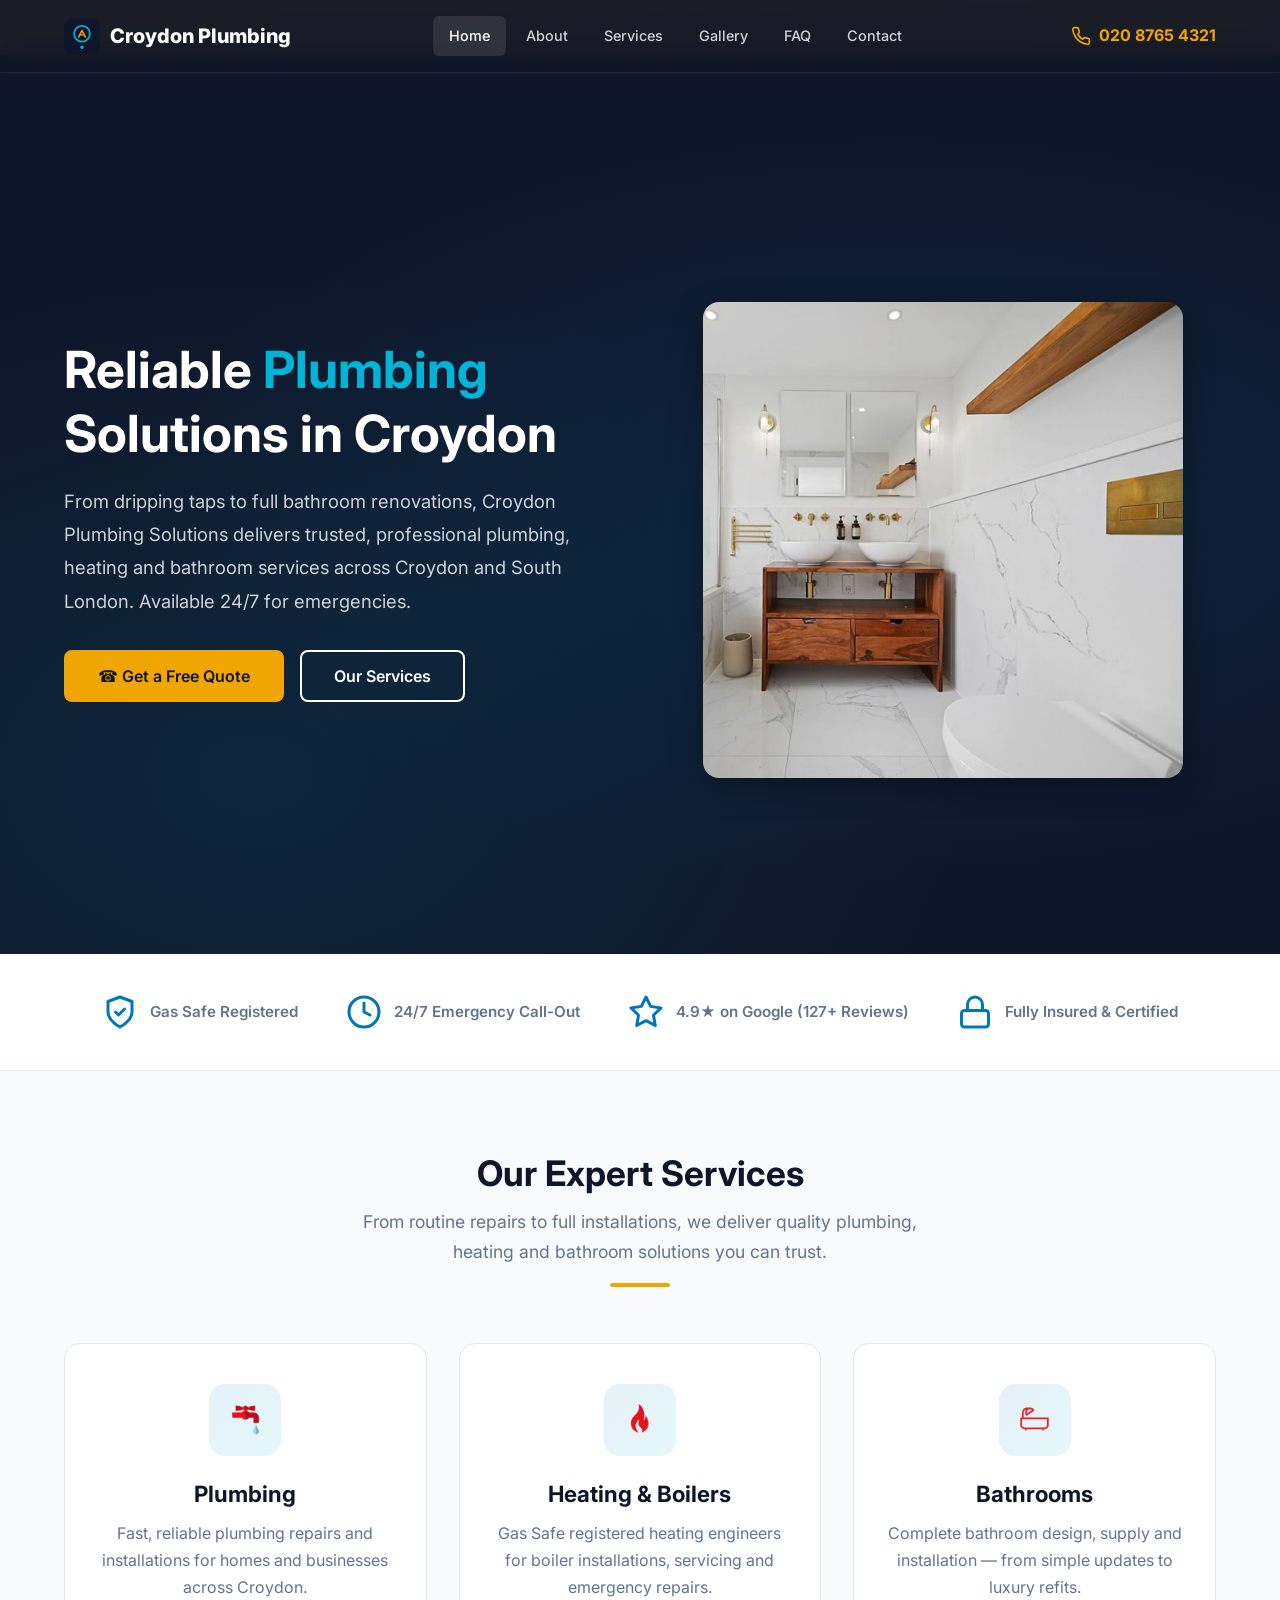
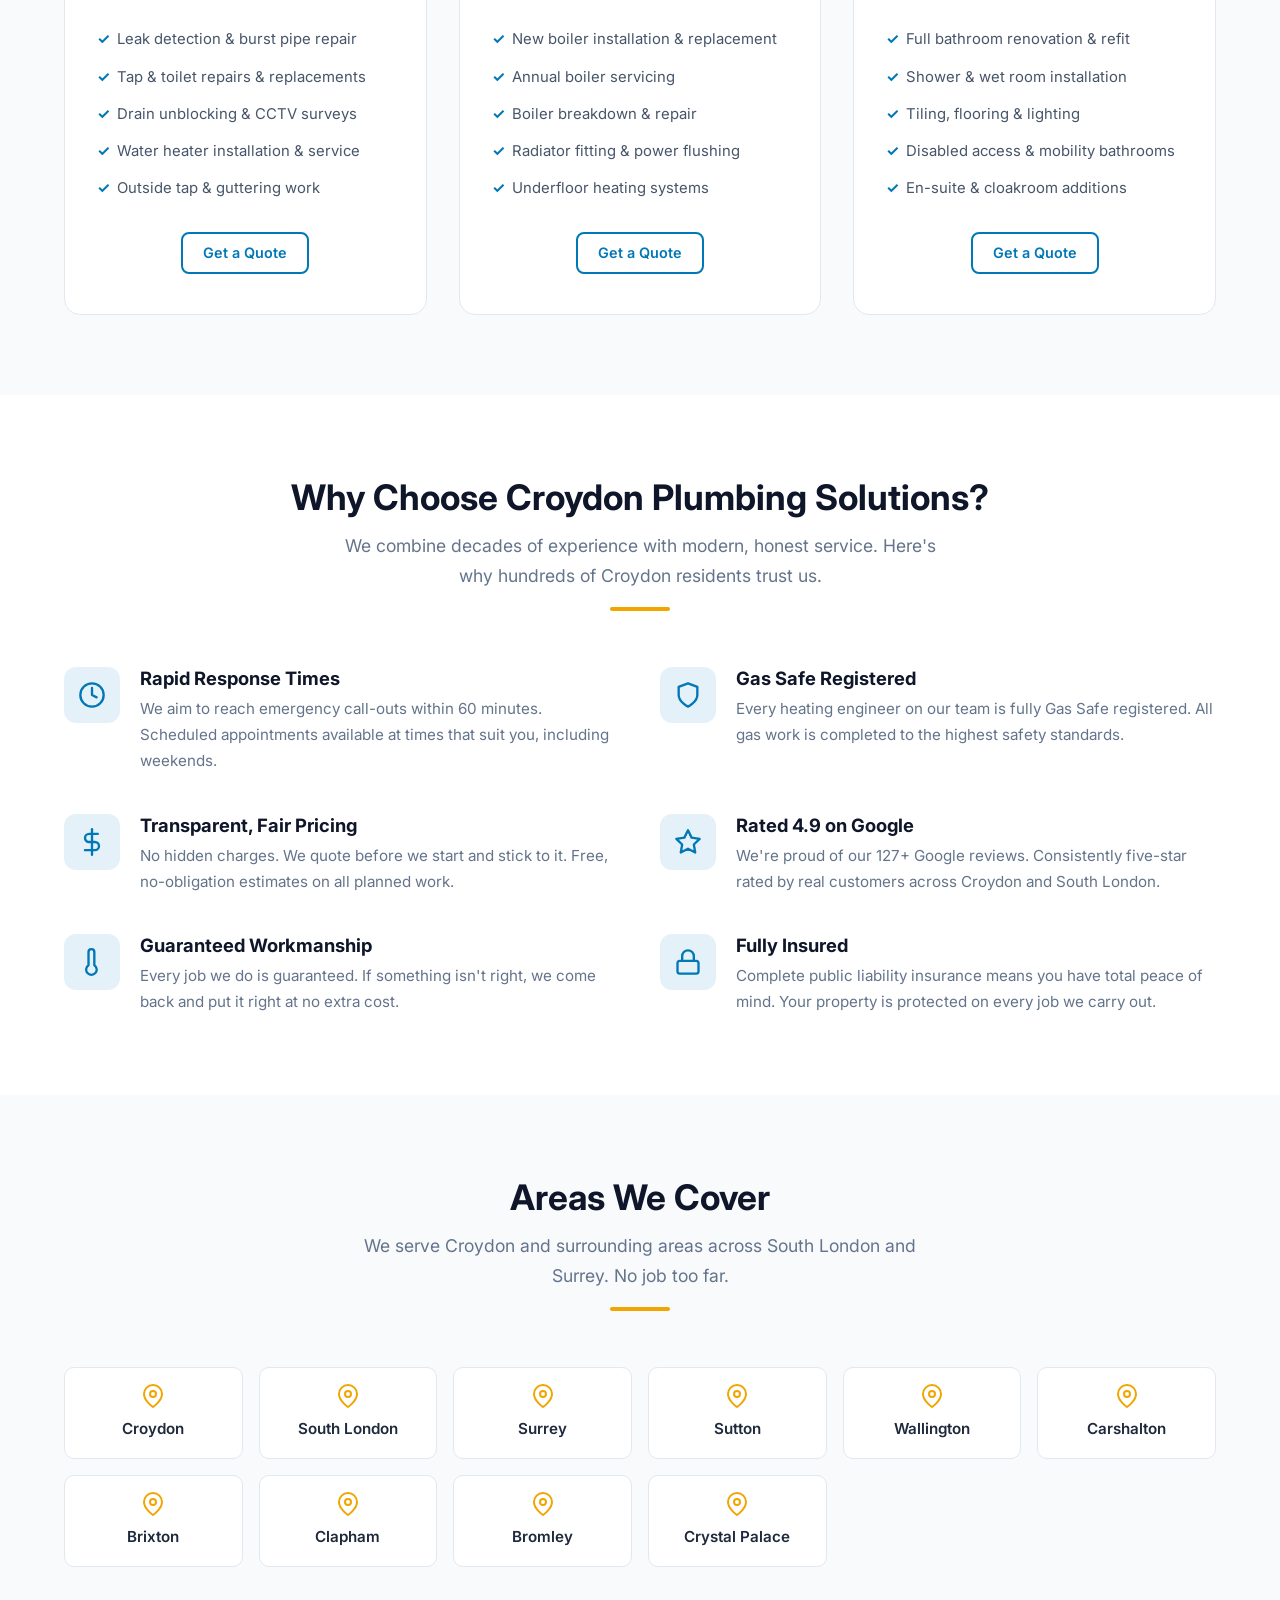
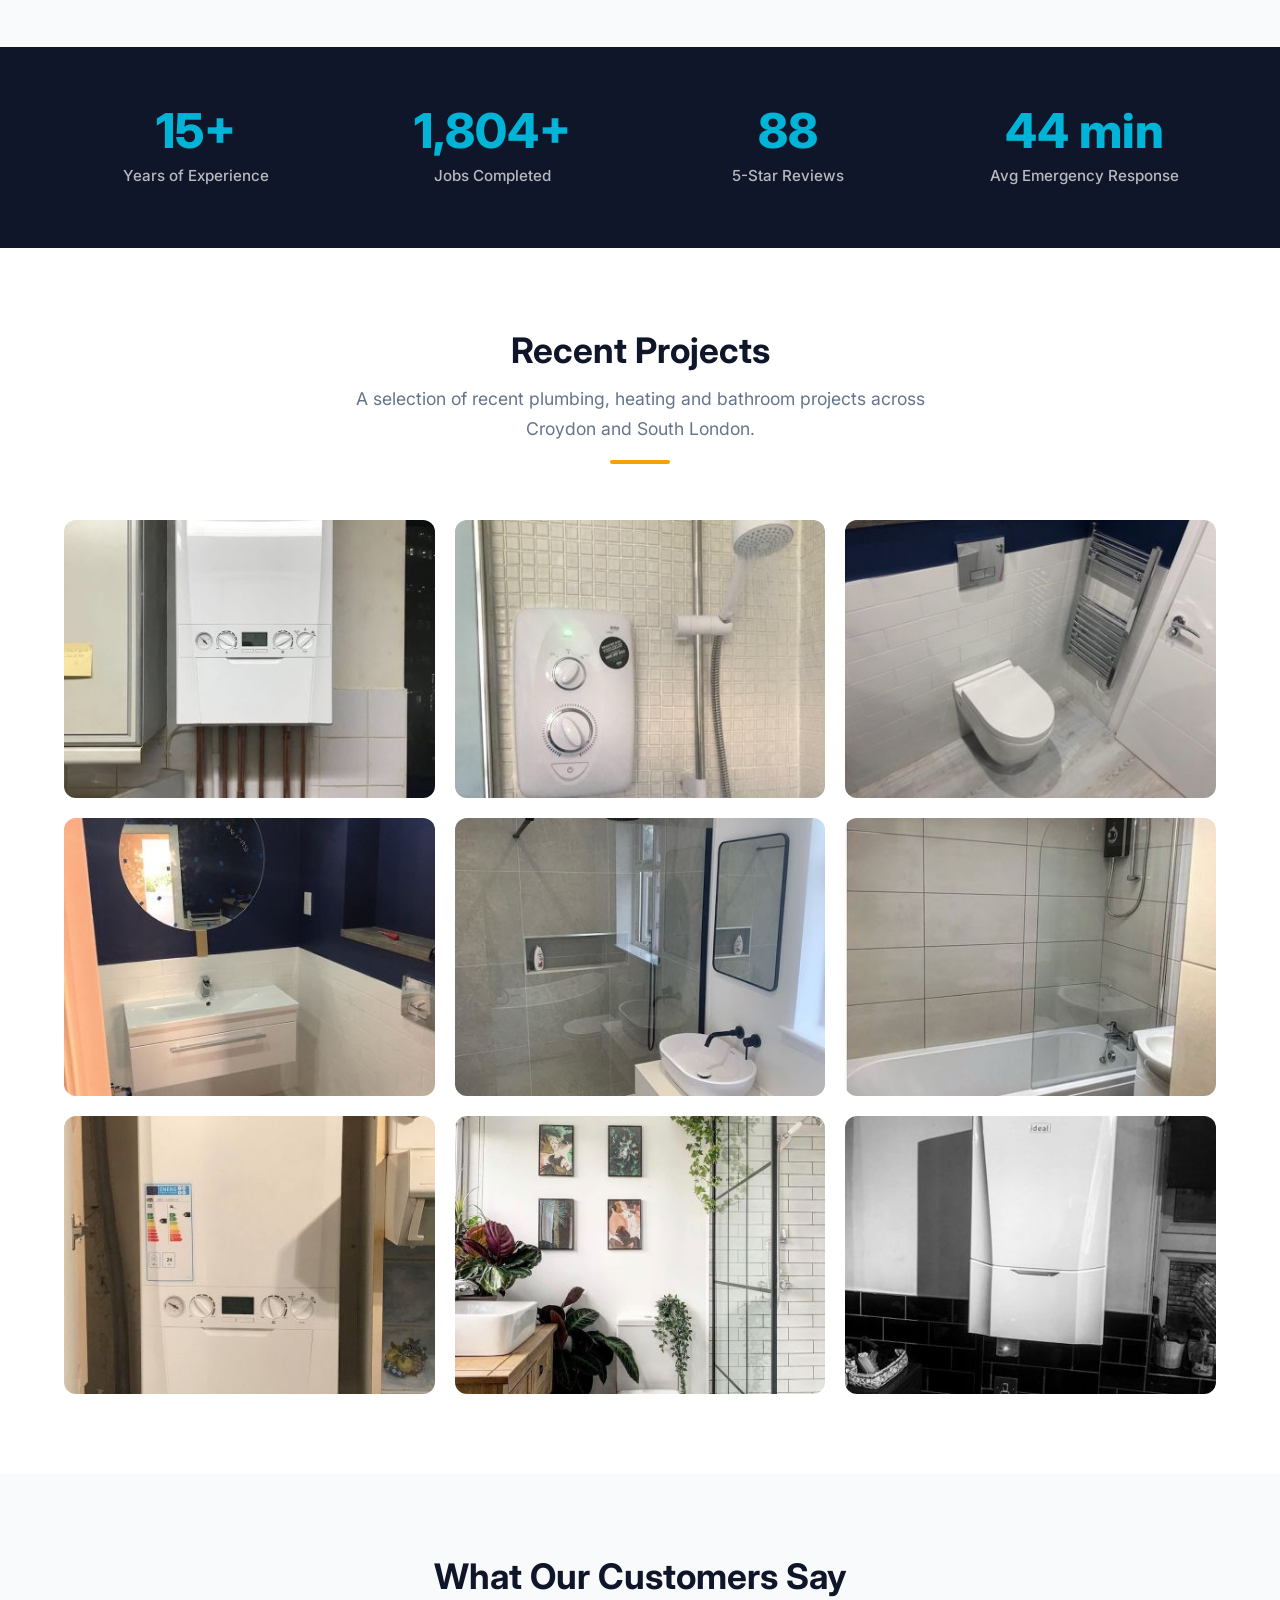
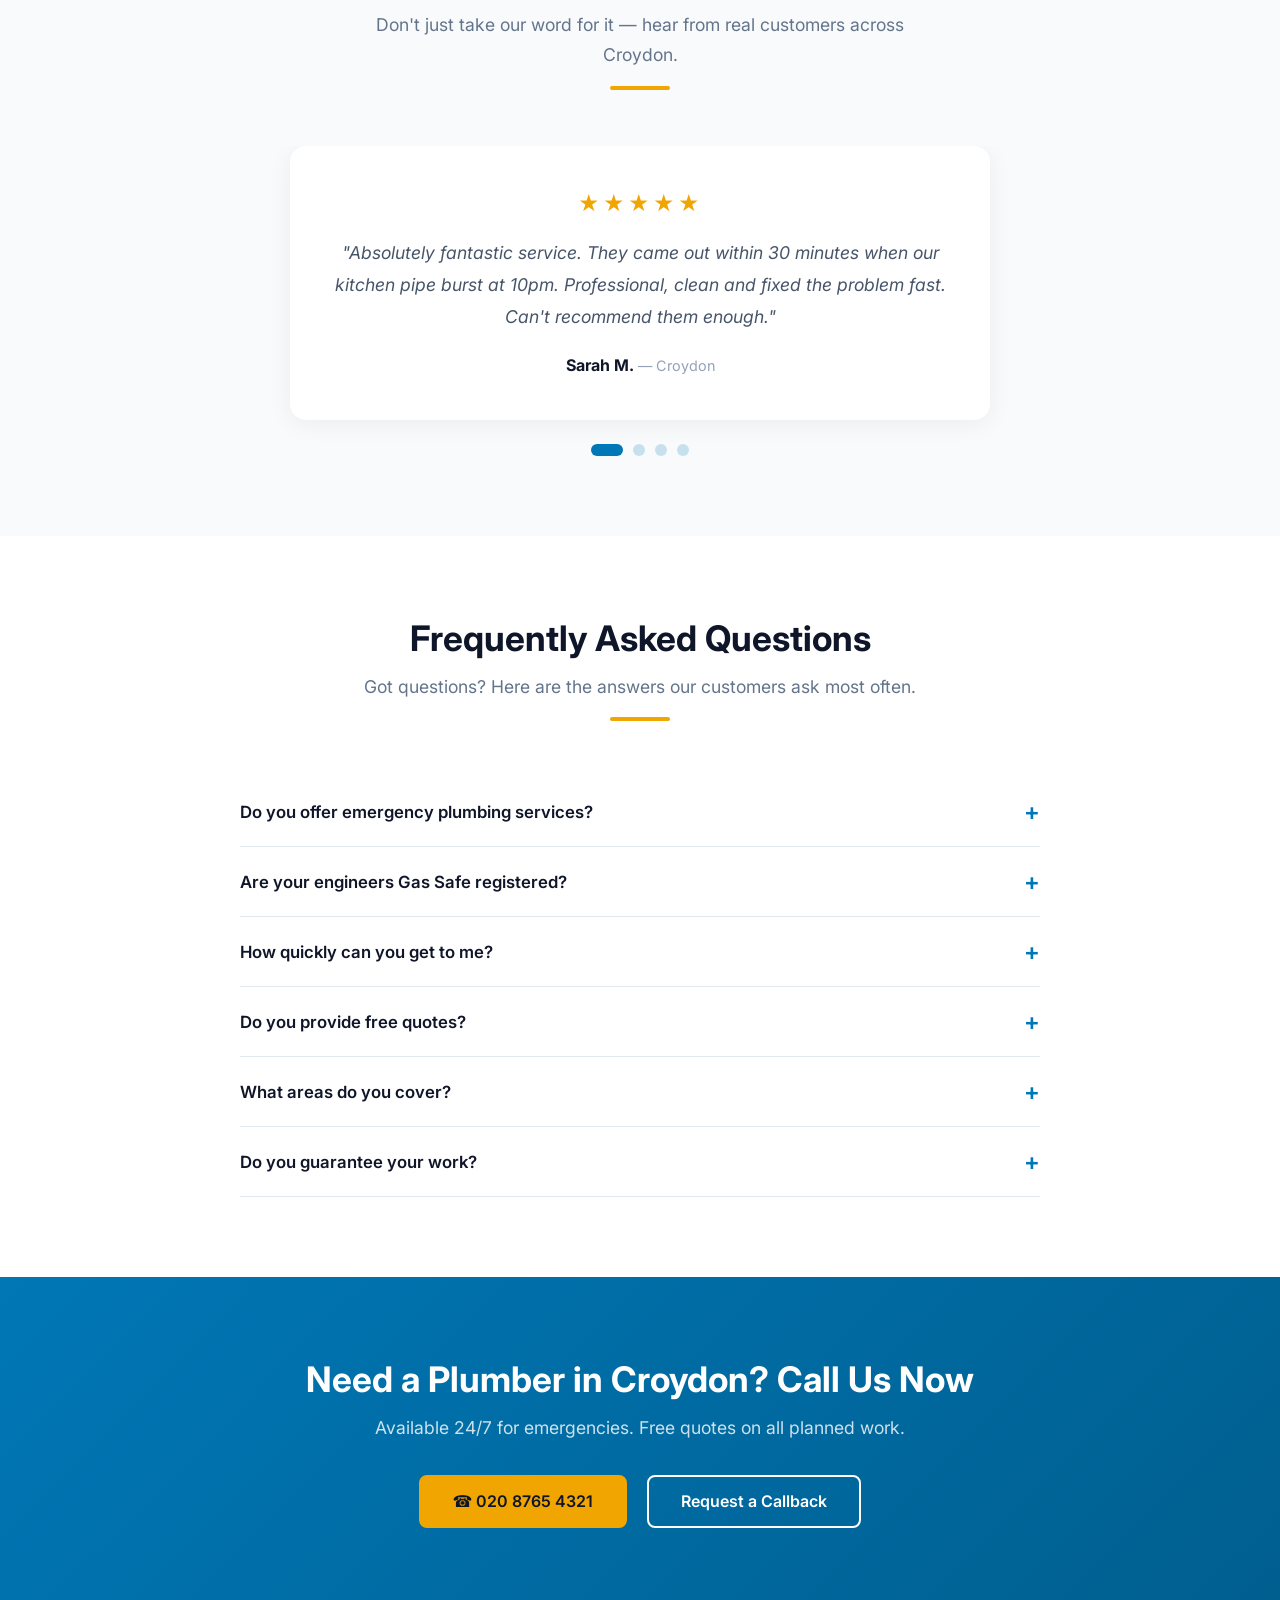
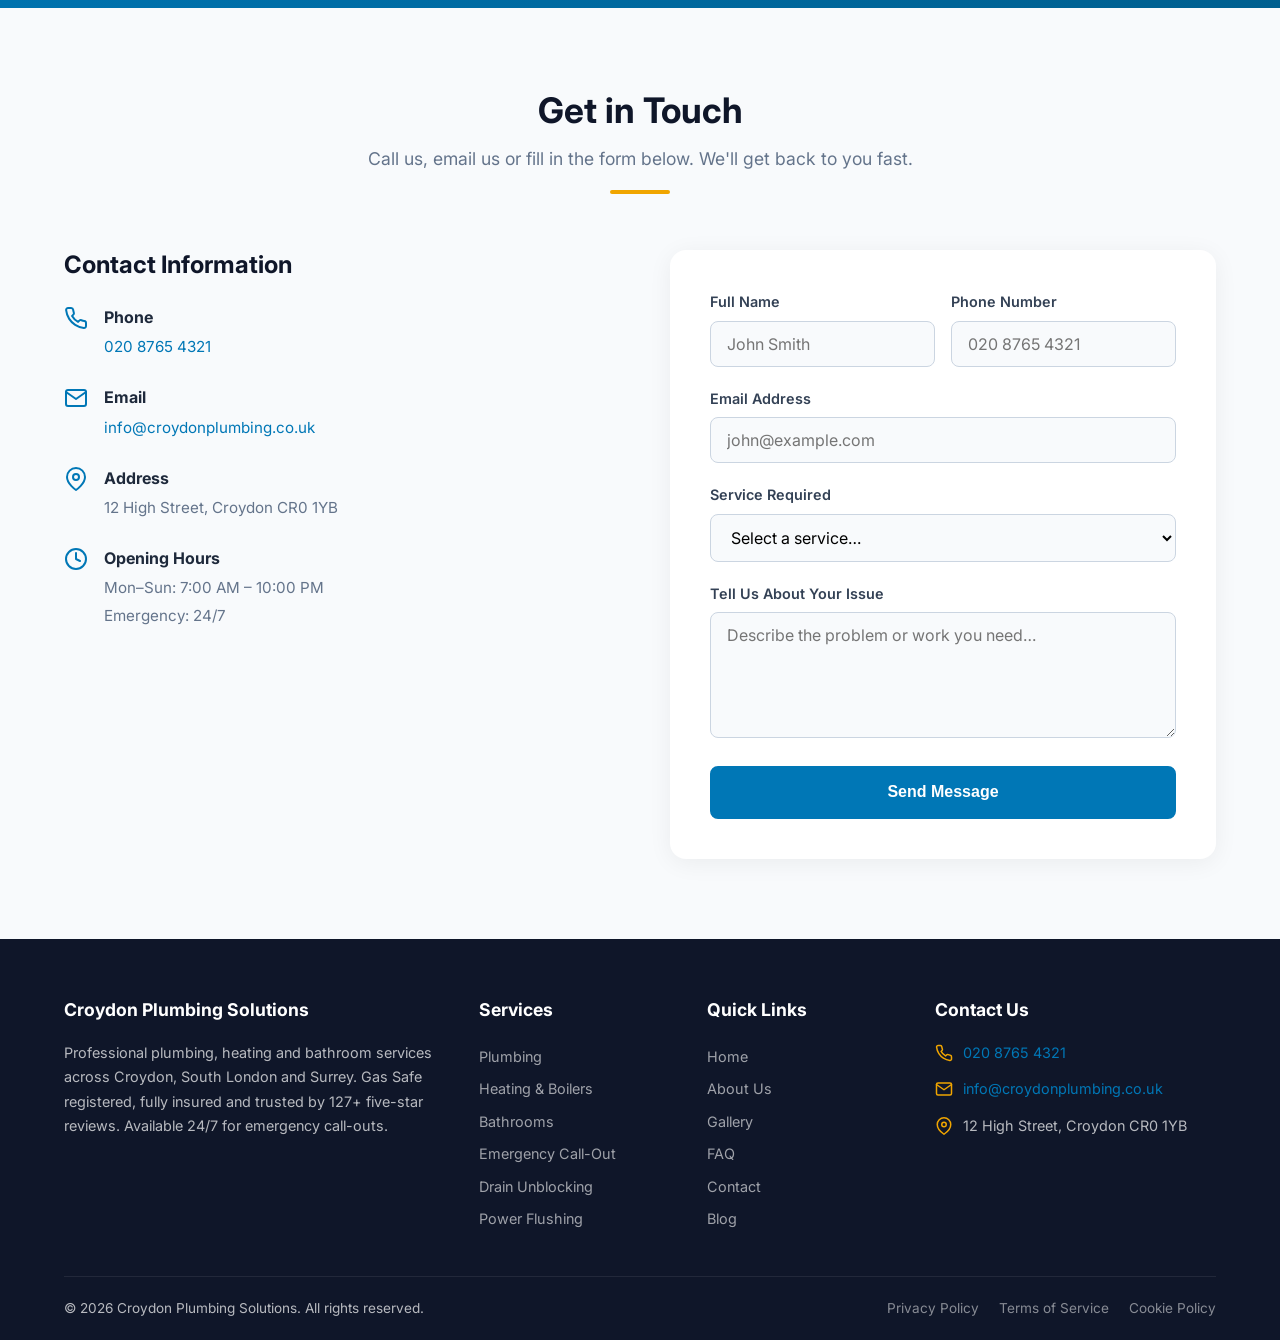
<file: index.html>
<!DOCTYPE html>
<html lang="en-GB">
<head>
  <meta charset="UTF-8">
  <meta name="viewport" content="width=device-width, initial-scale=1.0">
  <title>Croydon Plumbing Solutions | Trusted Plumber in Croydon, South London &amp; Surrey</title>
  <meta name="description" content="Croydon Plumbing Solutions – professional plumbing, heating and bathroom services in Croydon, South London and Surrey. Gas Safe registered. Call 020 8765 4321 for 24/7 emergency plumbing.">
  <meta name="keywords" content="plumber Croydon, heating engineer Croydon, bathroom fitter Croydon, emergency plumber South London, boiler installation Croydon, Gas Safe plumber Surrey">
  <meta name="robots" content="index, follow">
  <link rel="canonical" href="https://senatorpablo.github.io/croydon-plumbing/">

  <!-- Open Graph -->
  <meta property="og:type" content="website">
  <meta property="og:title" content="Croydon Plumbing Solutions | Trusted Plumber in Croydon">
  <meta property="og:description" content="Professional plumbing, heating and bathroom services in Croydon, South London and Surrey. Gas Safe registered. 24/7 emergency call-out.">
  <meta property="og:url" content="https://senatorpablo.github.io/croydon-plumbing/">
  <meta property="og:image" content="https://senatorpablo.github.io/croydon-plumbing/og-image.svg">
  <meta property="og:locale" content="en_GB">
  <meta property="og:site_name" content="Croydon Plumbing Solutions">

  <!-- Twitter Card -->
  <meta name="twitter:card" content="summary_large_image">
  <meta name="twitter:title" content="Croydon Plumbing Solutions | Trusted Plumber in Croydon">
  <meta name="twitter:description" content="Professional plumbing, heating and bathroom services. Gas Safe registered. 24/7 emergency call-out.">

  <!-- Favicon -->
  <link rel="icon" type="image/svg+xml" href="favicon.svg">

  <!-- Font -->
  <link rel="preconnect" href="https://fonts.googleapis.com">
  <link rel="preconnect" href="https://fonts.gstatic.com" crossorigin>
  <link href="https://fonts.googleapis.com/css2?family=Inter:wght@400;500;600;700;800&display=swap" rel="stylesheet">

  <!-- Stylesheet -->
  <link rel="stylesheet" href="styles.css">

  <!-- JSON-LD: Organization -->
  <script type="application/ld+json">
  {
    "@context": "https://schema.org",
    "@type": "Organization",
    "name": "Croydon Plumbing Solutions",
    "url": "https://senatorpablo.github.io/croydon-plumbing/",
    "logo": "https://senatorpablo.github.io/croydon-plumbing/favicon.svg",
    "contactPoint": {
      "@type": "ContactPoint",
      "telephone": "+44-20-8765-4321",
      "contactType": "customer service",
      "areaServed": ["Croydon","South London","Surrey"],
      "availableLanguage": "English"
    },
    "sameAs": []
  }
  </script>

  <!-- JSON-LD: LocalBusiness -->
  <script type="application/ld+json">
  {
    "@context": "https://schema.org",
    "@type": "Plumber",
    "name": "Croydon Plumbing Solutions",
    "image": "https://senatorpablo.github.io/croydon-plumbing/og-image.svg",
    "telephone": "+44-20-8765-4321",
    "email": "info@croydonplumbing.co.uk",
    "address": {
      "@type": "PostalAddress",
      "streetAddress": "12 High Street",
      "addressLocality": "Croydon",
      "addressRegion": "Surrey",
      "postalCode": "CR0 1YB",
      "addressCountry": "GB"
    },
    "url": "https://senatorpablo.github.io/croydon-plumbing/",
    "priceRange": "££",
    "areaServed": ["Croydon","South London","Surrey","Sutton","Wallington","Carshalton","Brixton","Clapham","Bromley","Crystal Palace"],
    "aggregateRating": {
      "@type": "AggregateRating",
      "ratingValue": "4.9",
      "reviewCount": "127"
    },
    "openingHoursSpecification": {
      "@type": "OpeningHoursSpecification",
      "dayOfWeek": ["Monday","Tuesday","Wednesday","Thursday","Friday","Saturday","Sunday"],
      "opens": "07:00",
      "closes": "22:00"
    }
  }
  </script>

  <!-- JSON-LD: Service -->
  <script type="application/ld+json">
  {
    "@context": "https://schema.org",
    "@type": "Service",
    "serviceType": "Plumbing",
    "provider": {
      "@type": "Plumber",
      "name": "Croydon Plumbing Solutions"
    },
    "areaServed": "Croydon",
    "description": "Professional plumbing, heating and bathroom installation and repair services in Croydon and surrounding areas."
  }
  </script>

  <!-- JSON-LD: FAQPage -->
  <script type="application/ld+json">
  {
    "@context": "https://schema.org",
    "@type": "FAQPage",
    "mainEntity": [
      {
        "@type": "Question",
        "name": "Do you offer emergency plumbing services?",
        "acceptedAnswer": {
          "@type": "Answer",
          "text": "Yes, we offer 24/7 emergency plumbing services across Croydon and South London. Call us on 020 8765 4321 any time, day or night."
        }
      },
      {
        "@type": "Question",
        "name": "Are your engineers Gas Safe registered?",
        "acceptedAnswer": {
          "@type": "Answer",
          "text": "All our heating engineers are fully Gas Safe registered, ensuring all gas work is completed safely and to the highest standards."
        }
      },
      {
        "@type": "Question",
        "name": "How quickly can you get to me?",
        "acceptedAnswer": {
          "@type": "Answer",
          "text": "For emergencies, we aim to reach you within 60 minutes of your call. For scheduled appointments, we offer flexible same-day and next-day slots."
        }
      },
      {
        "@type": "Question",
        "name": "Do you provide free quotes?",
        "acceptedAnswer": {
          "@type": "Answer",
          "text": "Yes, we provide free, no-obligation quotes for all planned work. Call us or fill in the contact form on our website."
        }
      },
      {
        "@type": "Question",
        "name": "What areas do you cover?",
        "acceptedAnswer": {
          "@type": "Answer",
          "text": "We cover Croydon, South London, Surrey, Sutton, Wallington, Carshalton, Brixton, Clapham, Bromley, and Crystal Palace."
        }
      }
    ]
  }
  </script>
</head>
<body>

  <!-- ===== EMERGENCY BANNER ===== -->
  <div class="emergency-banner">
    🚨 24/7 Emergency Plumbing — Call <a href="tel:02087654321">020 8765 4321</a> Now — Fast Response Across Croydon &amp; South London
  </div>

  <!-- ===== NAVIGATION ===== -->
  <nav class="navbar" role="navigation" aria-label="Main navigation">
    <div class="container">
      <a href="/" class="nav-logo" aria-label="Croydon Plumbing Solutions Home">
        <svg viewBox="0 0 64 64" xmlns="http://www.w3.org/2000/svg" aria-hidden="true"><rect width="64" height="64" rx="14" fill="#0F1629"/><circle cx="32" cy="28" r="14" fill="none" stroke="#00B4D8" stroke-width="3"/><path d="M26 34L32 22L38 34" fill="none" stroke="#F0A500" stroke-width="2.5" stroke-linecap="round" stroke-linejoin="round"/><line x1="28" y1="30" x2="36" y2="30" stroke="#F0A500" stroke-width="2" stroke-linecap="round"/><circle cx="32" cy="52" r="3" fill="#00B4D8"/></svg>
        Croydon Plumbing
      </a>
      <div class="nav-links" id="navLinks">
        <a href="#home" class="active">Home</a>
        <a href="#about">About</a>
        <a href="#services">Services</a>
        <a href="#gallery">Gallery</a>
        <a href="#faq">FAQ</a>
        <a href="#contact">Contact</a>
      </div>
      <div class="nav-cta" id="navCta">
        <a href="tel:02087654321" class="nav-phone">
          <svg viewBox="0 0 24 24" fill="none" stroke="currentColor" stroke-width="2" stroke-linecap="round" stroke-linejoin="round"><path d="M22 16.92v3a2 2 0 0 1-2.18 2 19.79 19.79 0 0 1-8.63-3.07 19.5 19.5 0 0 1-6-6A19.79 19.79 0 0 1 2.12 4.18 2 2 0 0 1 4.11 2h3a2 2 0 0 1 2 1.72c.127.96.361 1.903.7 2.81a2 2 0 0 1-.45 2.11L8.09 9.91a16 16 0 0 0 6 6l1.27-1.27a2 2 0 0 1 2.11-.45c.907.339 1.85.573 2.81.7A2 2 0 0 1 22 16.92z"/></svg>
          020 8765 4321
        </a>
      </div>
      <button class="hamburger" id="hamburger" aria-label="Toggle menu" aria-expanded="false">
        <span></span><span></span><span></span>
      </button>
    </div>
  </nav>

  <!-- ===== HERO ===== -->
  <section class="hero" id="home">
    <div class="container">
      <div class="hero-grid">
        <div class="hero-content">
          <h1>Reliable <span>Plumbing</span> Solutions in Croydon</h1>
          <p>From dripping taps to full bathroom renovations, Croydon Plumbing Solutions delivers trusted, professional plumbing, heating and bathroom services across Croydon and South London. Available 24/7 for emergencies.</p>
          <div class="hero-buttons">
            <a href="#contact" class="btn btn-gold">☎ Get a Free Quote</a>
            <a href="#services" class="btn btn-outline">Our Services</a>
          </div>
        </div>
        <div class="hero-visual">
          <img src="assets/images/gallery/welcome-d149dc3c.jpeg" alt="Professional plumber at work in Croydon" class="hero-image" loading="eager">
        </div>
      </div>
    </div>
  </section>

  <!-- ===== TRUST BADGES ===== -->
  <section class="trust-badges">
    <div class="container">
      <div class="trust-badge fade-up">
        <svg viewBox="0 0 24 24" fill="none" stroke="currentColor" stroke-width="2" stroke-linecap="round" stroke-linejoin="round"><path d="M12 22s8-4 8-10V5l-8-3-8 3v7c0 6 8 10 8 10z"/><path d="M9 12l2 2 4-4"/></svg>
        Gas Safe Registered
      </div>
      <div class="trust-badge fade-up delay-1">
        <svg viewBox="0 0 24 24" fill="none" stroke="currentColor" stroke-width="2" stroke-linecap="round" stroke-linejoin="round"><circle cx="12" cy="12" r="10"/><polyline points="12 6 12 12 16 14"/></svg>
        24/7 Emergency Call-Out
      </div>
      <div class="trust-badge fade-up delay-2">
        <svg viewBox="0 0 24 24" fill="none" stroke="currentColor" stroke-width="2" stroke-linecap="round" stroke-linejoin="round"><polygon points="12 2 15.09 8.26 22 9.27 17 14.14 18.18 21.02 12 17.77 5.82 21.02 7 14.14 2 9.27 8.91 8.26 12 2"/></svg>
        4.9★ on Google (127+ Reviews)
      </div>
      <div class="trust-badge fade-up delay-3">
        <svg viewBox="0 0 24 24" fill="none" stroke="currentColor" stroke-width="2" stroke-linecap="round" stroke-linejoin="round"><rect x="3" y="11" width="18" height="11" rx="2" ry="2"/><path d="M7 11V7a5 5 0 0 1 10 0v4"/></svg>
        Fully Insured &amp; Certified
      </div>
    </div>
  </section>

  <!-- ===== SERVICES ===== -->
  <section class="section-pad bg-light" id="services">
    <div class="container">
      <div class="section-title fade-up">
        <h2>Our Expert Services</h2>
        <p>From routine repairs to full installations, we deliver quality plumbing, heating and bathroom solutions you can trust.</p>
        <div class="accent-line"></div>
      </div>
      <div class="services-grid">
        <!-- Plumbing -->
        <div class="service-card fade-up">
          <div class="service-icon">
            <img src="assets/images/icons/icon-plumbing.png" alt="Plumbing icon" width="48" height="48">
          </div>
          <h3>Plumbing</h3>
          <p>Fast, reliable plumbing repairs and installations for homes and businesses across Croydon.</p>
          <ul>
            <li>Leak detection &amp; burst pipe repair</li>
            <li>Tap &amp; toilet repairs &amp; replacements</li>
            <li>Drain unblocking &amp; CCTV surveys</li>
            <li>Water heater installation &amp; service</li>
            <li>Outside tap &amp; guttering work</li>
          </ul>
          <a href="#contact" class="btn btn-outline-blue btn-sm">Get a Quote</a>
        </div>
        <!-- Heating -->
        <div class="service-card fade-up delay-1">
          <div class="service-icon">
            <img src="assets/images/icons/icon-heating.png" alt="Heating icon" width="48" height="48">
          </div>
          <h3>Heating &amp; Boilers</h3>
          <p>Gas Safe registered heating engineers for boiler installations, servicing and emergency repairs.</p>
          <ul>
            <li>New boiler installation &amp; replacement</li>
            <li>Annual boiler servicing</li>
            <li>Boiler breakdown &amp; repair</li>
            <li>Radiator fitting &amp; power flushing</li>
            <li>Underfloor heating systems</li>
          </ul>
          <a href="#contact" class="btn btn-outline-blue btn-sm">Get a Quote</a>
        </div>
        <!-- Bathrooms -->
        <div class="service-card fade-up delay-2">
          <div class="service-icon">
            <img src="assets/images/icons/icon-bathrooms.png" alt="Bathrooms icon" width="48" height="48">
          </div>
          <h3>Bathrooms</h3>
          <p>Complete bathroom design, supply and installation — from simple updates to luxury refits.</p>
          <ul>
            <li>Full bathroom renovation &amp; refit</li>
            <li>Shower &amp; wet room installation</li>
            <li>Tiling, flooring &amp; lighting</li>
            <li>Disabled access &amp; mobility bathrooms</li>
            <li>En-suite &amp; cloakroom additions</li>
          </ul>
          <a href="#contact" class="btn btn-outline-blue btn-sm">Get a Quote</a>
        </div>
      </div>
    </div>
  </section>

  <!-- ===== WHY CHOOSE US ===== -->
  <section class="section-pad" id="about">
    <div class="container">
      <div class="section-title fade-up">
        <h2>Why Choose Croydon Plumbing Solutions?</h2>
        <p>We combine decades of experience with modern, honest service. Here's why hundreds of Croydon residents trust us.</p>
        <div class="accent-line"></div>
      </div>
      <div class="why-grid">
        <div class="why-card fade-up">
          <div class="why-icon">
            <svg viewBox="0 0 24 24" fill="none" stroke="currentColor" stroke-width="2" stroke-linecap="round" stroke-linejoin="round"><circle cx="12" cy="12" r="10"/><polyline points="12 6 12 12 16 14"/></svg>
          </div>
          <div>
            <h3>Rapid Response Times</h3>
            <p>We aim to reach emergency call-outs within 60 minutes. Scheduled appointments available at times that suit you, including weekends.</p>
          </div>
        </div>
        <div class="why-card fade-up delay-1">
          <div class="why-icon">
            <svg viewBox="0 0 24 24" fill="none" stroke="currentColor" stroke-width="2" stroke-linecap="round" stroke-linejoin="round"><path d="M12 22s8-4 8-10V5l-8-3-8 3v7c0 6 8 10 8 10z"/></svg>
          </div>
          <div>
            <h3>Gas Safe Registered</h3>
            <p>Every heating engineer on our team is fully Gas Safe registered. All gas work is completed to the highest safety standards.</p>
          </div>
        </div>
        <div class="why-card fade-up delay-2">
          <div class="why-icon">
            <svg viewBox="0 0 24 24" fill="none" stroke="currentColor" stroke-width="2" stroke-linecap="round" stroke-linejoin="round"><line x1="12" y1="1" x2="12" y2="23"/><path d="M17 5H9.5a3.5 3.5 0 0 0 0 7h5a3.5 3.5 0 0 1 0 7H6"/></svg>
          </div>
          <div>
            <h3>Transparent, Fair Pricing</h3>
            <p>No hidden charges. We quote before we start and stick to it. Free, no-obligation estimates on all planned work.</p>
          </div>
        </div>
        <div class="why-card fade-up delay-3">
          <div class="why-icon">
            <svg viewBox="0 0 24 24" fill="none" stroke="currentColor" stroke-width="2" stroke-linecap="round" stroke-linejoin="round"><polygon points="12 2 15.09 8.26 22 9.27 17 14.14 18.18 21.02 12 17.77 5.82 21.02 7 14.14 2 9.27 8.91 8.26 12 2"/></svg>
          </div>
          <div>
            <h3>Rated 4.9 on Google</h3>
            <p>We're proud of our 127+ Google reviews. Consistently five-star rated by real customers across Croydon and South London.</p>
          </div>
        </div>
        <div class="why-card fade-up">
          <div class="why-icon">
            <svg viewBox="0 0 24 24" fill="none" stroke="currentColor" stroke-width="2" stroke-linecap="round" stroke-linejoin="round"><path d="M14 14.76V3.5a2.5 2.5 0 0 0-5 0v11.26a4.5 4.5 0 1 0 5 0z"/></svg>
          </div>
          <div>
            <h3>Guaranteed Workmanship</h3>
            <p>Every job we do is guaranteed. If something isn't right, we come back and put it right at no extra cost.</p>
          </div>
        </div>
        <div class="why-card fade-up delay-1">
          <div class="why-icon">
            <svg viewBox="0 0 24 24" fill="none" stroke="currentColor" stroke-width="2" stroke-linecap="round" stroke-linejoin="round"><rect x="3" y="11" width="18" height="11" rx="2" ry="2"/><path d="M7 11V7a5 5 0 0 1 10 0v4"/></svg>
          </div>
          <div>
            <h3>Fully Insured</h3>
            <p>Complete public liability insurance means you have total peace of mind. Your property is protected on every job we carry out.</p>
          </div>
        </div>
      </div>
    </div>
  </section>

  <!-- ===== AREAS COVERED ===== -->
  <section class="section-pad bg-light">
    <div class="container">
      <div class="section-title fade-up">
        <h2>Areas We Cover</h2>
        <p>We serve Croydon and surrounding areas across South London and Surrey. No job too far.</p>
        <div class="accent-line"></div>
      </div>
      <div class="areas-grid">
        <div class="area-tag fade-up"><svg viewBox="0 0 24 24" fill="none" stroke="currentColor" stroke-width="2"><path d="M21 10c0 7-9 13-9 13s-9-6-9-13a9 9 0 0 1 18 0z"/><circle cx="12" cy="10" r="3"/></svg>Croydon</div>
        <div class="area-tag fade-up delay-1"><svg viewBox="0 0 24 24" fill="none" stroke="currentColor" stroke-width="2"><path d="M21 10c0 7-9 13-9 13s-9-6-9-13a9 9 0 0 1 18 0z"/><circle cx="12" cy="10" r="3"/></svg>South London</div>
        <div class="area-tag fade-up delay-2"><svg viewBox="0 0 24 24" fill="none" stroke="currentColor" stroke-width="2"><path d="M21 10c0 7-9 13-9 13s-9-6-9-13a9 9 0 0 1 18 0z"/><circle cx="12" cy="10" r="3"/></svg>Surrey</div>
        <div class="area-tag fade-up delay-3"><svg viewBox="0 0 24 24" fill="none" stroke="currentColor" stroke-width="2"><path d="M21 10c0 7-9 13-9 13s-9-6-9-13a9 9 0 0 1 18 0z"/><circle cx="12" cy="10" r="3"/></svg>Sutton</div>
        <div class="area-tag fade-up"><svg viewBox="0 0 24 24" fill="none" stroke="currentColor" stroke-width="2"><path d="M21 10c0 7-9 13-9 13s-9-6-9-13a9 9 0 0 1 18 0z"/><circle cx="12" cy="10" r="3"/></svg>Wallington</div>
        <div class="area-tag fade-up delay-1"><svg viewBox="0 0 24 24" fill="none" stroke="currentColor" stroke-width="2"><path d="M21 10c0 7-9 13-9 13s-9-6-9-13a9 9 0 0 1 18 0z"/><circle cx="12" cy="10" r="3"/></svg>Carshalton</div>
        <div class="area-tag fade-up delay-2"><svg viewBox="0 0 24 24" fill="none" stroke="currentColor" stroke-width="2"><path d="M21 10c0 7-9 13-9 13s-9-6-9-13a9 9 0 0 1 18 0z"/><circle cx="12" cy="10" r="3"/></svg>Brixton</div>
        <div class="area-tag fade-up delay-3"><svg viewBox="0 0 24 24" fill="none" stroke="currentColor" stroke-width="2"><path d="M21 10c0 7-9 13-9 13s-9-6-9-13a9 9 0 0 1 18 0z"/><circle cx="12" cy="10" r="3"/></svg>Clapham</div>
        <div class="area-tag fade-up"><svg viewBox="0 0 24 24" fill="none" stroke="currentColor" stroke-width="2"><path d="M21 10c0 7-9 13-9 13s-9-6-9-13a9 9 0 0 1 18 0z"/><circle cx="12" cy="10" r="3"/></svg>Bromley</div>
        <div class="area-tag fade-up delay-1"><svg viewBox="0 0 24 24" fill="none" stroke="currentColor" stroke-width="2"><path d="M21 10c0 7-9 13-9 13s-9-6-9-13a9 9 0 0 1 18 0z"/><circle cx="12" cy="10" r="3"/></svg>Crystal Palace</div>
      </div>
    </div>
  </section>

  <!-- ===== STATS ===== -->
  <section class="stats bg-navy section-pad">
    <div class="container">
      <div class="stats-grid">
        <div class="stat-item fade-up">
          <div class="stat-number" data-count="15" data-suffix="+">0</div>
          <div class="stat-label">Years of Experience</div>
        </div>
        <div class="stat-item fade-up delay-1">
          <div class="stat-number" data-count="2500" data-suffix="+">0</div>
          <div class="stat-label">Jobs Completed</div>
        </div>
        <div class="stat-item fade-up delay-2">
          <div class="stat-number" data-count="127" data-suffix="">0</div>
          <div class="stat-label">5-Star Reviews</div>
        </div>
        <div class="stat-item fade-up delay-3">
          <div class="stat-number" data-count="60" data-suffix=" min">0</div>
          <div class="stat-label">Avg Emergency Response</div>
        </div>
      </div>
    </div>
  </section>

  <!-- ===== GALLERY ===== -->
  <section class="section-pad" id="gallery">
    <div class="container">
      <div class="section-title fade-up">
        <h2>Recent Projects</h2>
        <p>A selection of recent plumbing, heating and bathroom projects across Croydon and South London.</p>
        <div class="accent-line"></div>
      </div>
      <div class="gallery-grid">
        <div class="gallery-item fade-up"><img src="assets/images/gallery/new-boiler-install-brixton-0b840d20.jpeg" alt="New boiler installation in Brixton" loading="lazy"></div>
        <div class="gallery-item fade-up delay-1"><img src="assets/images/gallery/shower-installation-brixton-26df3a5e.jpeg" alt="Shower installation in Brixton" loading="lazy"></div>
        <div class="gallery-item fade-up delay-2"><img src="assets/images/gallery/refitted-bathroom-brixton-8c5ecea2.jpeg" alt="Refitted bathroom in Brixton" loading="lazy"></div>
        <div class="gallery-item fade-up"><img src="assets/images/gallery/new-bathroom-suite-brixton-dc807183.jpeg" alt="New bathroom suite in Brixton" loading="lazy"></div>
        <div class="gallery-item fade-up delay-1"><img src="assets/images/gallery/200304-bathroom-suite-install-clapham-cd3e81c1.jpeg" alt="Bathroom suite installation in Clapham" loading="lazy"></div>
        <div class="gallery-item fade-up delay-2"><img src="assets/images/gallery/200304-new-bath-shower-install-clapham-5c65c7a4.jpeg" alt="New bath and shower install in Clapham" loading="lazy"></div>
        <div class="gallery-item fade-up"><img src="assets/images/gallery/boiler-installation-brixton-e875ab34.jpeg" alt="Boiler installation in Brixton" loading="lazy"></div>
        <div class="gallery-item fade-up delay-1"><img src="assets/images/gallery/200304-bathoom-fitting-in-clapham-e0c36cd1.jpeg" alt="Bathroom fitting in Clapham" loading="lazy"></div>
        <div class="gallery-item fade-up delay-2"><img src="assets/images/gallery/200304-new-boiler-installation-clapham-ce517bce.jpeg" alt="New boiler installation in Clapham" loading="lazy"></div>
      </div>
    </div>
  </section>

  <!-- ===== TESTIMONIALS ===== -->
  <section class="section-pad bg-light">
    <div class="container">
      <div class="section-title fade-up">
        <h2>What Our Customers Say</h2>
        <p>Don't just take our word for it — hear from real customers across Croydon.</p>
        <div class="accent-line"></div>
      </div>
      <div class="testimonial-carousel fade-up">
        <div class="testimonial-track">
          <div class="testimonial-card">
            <div class="inner">
              <div class="stars">★★★★★</div>
              <blockquote>"Absolutely fantastic service. They came out within 30 minutes when our kitchen pipe burst at 10pm. Professional, clean and fixed the problem fast. Can't recommend them enough."</blockquote>
              <div class="author">Sarah M. <span>— Croydon</span></div>
            </div>
          </div>
          <div class="testimonial-card">
            <div class="inner">
              <div class="stars">★★★★★</div>
              <blockquote>"Had a full bathroom refit done by Croydon Plumbing Solutions. The quality of work is outstanding and they finished ahead of schedule. Fair price, no hidden costs. Will definitely use again."</blockquote>
              <div class="author">David K. <span>— Sutton</span></div>
            </div>
          </div>
          <div class="testimonial-card">
            <div class="inner">
              <div class="stars">★★★★★</div>
              <blockquote>"Our boiler broke down in the middle of winter and they had a new one installed within 48 hours. The engineer was Gas Safe registered and very professional. Excellent service."</blockquote>
              <div class="author">Priya R. <span>— Wallington</span></div>
            </div>
          </div>
          <div class="testimonial-card">
            <div class="inner">
              <div class="stars">★★★★★</div>
              <blockquote>"I've used Croydon Plumbing Solutions three times now — tap repair, shower replacement and most recently a radiator fix. Every time they are on time, tidy and charge what they quote. Top firm."</blockquote>
              <div class="author">James T. <span>— Bromley</span></div>
            </div>
          </div>
        </div>
        <div class="carousel-dots">
          <button class="carousel-dot active" aria-label="Slide 1"></button>
          <button class="carousel-dot" aria-label="Slide 2"></button>
          <button class="carousel-dot" aria-label="Slide 3"></button>
          <button class="carousel-dot" aria-label="Slide 4"></button>
        </div>
      </div>
    </div>
  </section>

  <!-- ===== FAQ ===== -->
  <section class="section-pad" id="faq">
    <div class="container">
      <div class="section-title fade-up">
        <h2>Frequently Asked Questions</h2>
        <p>Got questions? Here are the answers our customers ask most often.</p>
        <div class="accent-line"></div>
      </div>
      <div class="faq-list fade-up">
        <div class="faq-item">
          <button class="faq-question">Do you offer emergency plumbing services?</button>
          <div class="faq-answer">
            <p>Yes, we offer 24/7 emergency plumbing services across Croydon and South London. Whether it's a burst pipe, gas leak or overflowing drain, call us on 020 8765 4321 any time, day or night. We aim to reach you within 60 minutes.</p>
          </div>
        </div>
        <div class="faq-item">
          <button class="faq-question">Are your engineers Gas Safe registered?</button>
          <div class="faq-answer">
            <p>Absolutely. All our heating engineers are fully Gas Safe registered, ensuring all gas work — from boiler installation to gas pipe repairs — is completed safely and to the highest regulatory standards.</p>
          </div>
        </div>
        <div class="faq-item">
          <button class="faq-question">How quickly can you get to me?</button>
          <div class="faq-answer">
            <p>For emergencies, we aim to reach you within 60 minutes of your call. For scheduled appointments, we offer flexible same-day and next-day slots across Croydon, South London and Surrey.</p>
          </div>
        </div>
        <div class="faq-item">
          <button class="faq-question">Do you provide free quotes?</button>
          <div class="faq-answer">
            <p>Yes, we provide free, no-obligation quotes for all planned work. Simply call us or fill in the contact form on our website and we'll arrange a convenient time to visit and assess the job.</p>
          </div>
        </div>
        <div class="faq-item">
          <button class="faq-question">What areas do you cover?</button>
          <div class="faq-answer">
            <p>We cover Croydon, South London, Surrey, Sutton, Wallington, Carshalton, Brixton, Clapham, Bromley and Crystal Palace. If you're just outside these areas, give us a call — we may still be able to help.</p>
          </div>
        </div>
        <div class="faq-item">
          <button class="faq-question">Do you guarantee your work?</button>
          <div class="faq-answer">
            <p>Yes. Every job we complete comes with a workmanship guarantee. If something isn't right after we've finished, we'll come back and put it right at no extra cost. Your satisfaction is our priority.</p>
          </div>
        </div>
      </div>
    </div>
  </section>

  <!-- ===== CTA SECTION ===== -->
  <section class="cta-section">
    <div class="container fade-up">
      <h2>Need a Plumber in Croydon? Call Us Now</h2>
      <p>Available 24/7 for emergencies. Free quotes on all planned work.</p>
      <a href="tel:02087654321" class="btn btn-gold">☎ 020 8765 4321</a>
      <a href="#contact" class="btn btn-outline">Request a Callback</a>
    </div>
  </section>

  <!-- ===== CONTACT FORM ===== -->
  <section class="section-pad bg-light" id="contact">
    <div class="container">
      <div class="section-title fade-up">
        <h2>Get in Touch</h2>
        <p>Call us, email us or fill in the form below. We'll get back to you fast.</p>
        <div class="accent-line"></div>
      </div>
      <div class="contact-grid fade-up">
        <div class="contact-info">
          <h3>Contact Information</h3>
          <div class="contact-detail">
            <svg viewBox="0 0 24 24" fill="none" stroke="currentColor" stroke-width="2" stroke-linecap="round" stroke-linejoin="round"><path d="M22 16.92v3a2 2 0 0 1-2.18 2 19.79 19.79 0 0 1-8.63-3.07 19.5 19.5 0 0 1-6-6A19.79 19.79 0 0 1 2.12 4.18 2 2 0 0 1 4.11 2h3a2 2 0 0 1 2 1.72c.127.96.361 1.903.7 2.81a2 2 0 0 1-.45 2.11L8.09 9.91a16 16 0 0 0 6 6l1.27-1.27a2 2 0 0 1 2.11-.45c.907.339 1.85.573 2.81.7A2 2 0 0 1 22 16.92z"/></svg>
            <div>
              <strong>Phone</strong>
              <span><a href="tel:02087654321">020 8765 4321</a></span>
            </div>
          </div>
          <div class="contact-detail">
            <svg viewBox="0 0 24 24" fill="none" stroke="currentColor" stroke-width="2" stroke-linecap="round" stroke-linejoin="round"><path d="M4 4h16c1.1 0 2 .9 2 2v12c0 1.1-.9 2-2 2H4c-1.1 0-2-.9-2-2V6c0-1.1.9-2 2-2z"/><polyline points="22,6 12,13 2,6"/></svg>
            <div>
              <strong>Email</strong>
              <span><a href="mailto:info@croydonplumbing.co.uk">info@croydonplumbing.co.uk</a></span>
            </div>
          </div>
          <div class="contact-detail">
            <svg viewBox="0 0 24 24" fill="none" stroke="currentColor" stroke-width="2" stroke-linecap="round" stroke-linejoin="round"><path d="M21 10c0 7-9 13-9 13s-9-6-9-13a9 9 0 0 1 18 0z"/><circle cx="12" cy="10" r="3"/></svg>
            <div>
              <strong>Address</strong>
              <span>12 High Street, Croydon CR0 1YB</span>
            </div>
          </div>
          <div class="contact-detail">
            <svg viewBox="0 0 24 24" fill="none" stroke="currentColor" stroke-width="2" stroke-linecap="round" stroke-linejoin="round"><circle cx="12" cy="12" r="10"/><polyline points="12 6 12 12 16 14"/></svg>
            <div>
              <strong>Opening Hours</strong>
              <span>Mon–Sun: 7:00 AM – 10:00 PM<br>Emergency: 24/7</span>
            </div>
          </div>
        </div>
        <form class="contact-form" action="https://formspree.io/f/placeholder" method="POST">
          <div class="form-row">
            <div class="form-group">
              <label for="name">Full Name</label>
              <input type="text" id="name" name="name" required placeholder="John Smith">
            </div>
            <div class="form-group">
              <label for="phone">Phone Number</label>
              <input type="tel" id="phone" name="phone" required placeholder="020 8765 4321">
            </div>
          </div>
          <div class="form-group">
            <label for="email">Email Address</label>
            <input type="email" id="email" name="email" required placeholder="john@example.com">
          </div>
          <div class="form-group">
            <label for="service">Service Required</label>
            <select id="service" name="service">
              <option value="">Select a service…</option>
              <option value="plumbing">Plumbing Repair / Installation</option>
              <option value="heating">Heating / Boiler Service</option>
              <option value="bathroom">Bathroom Renovation</option>
              <option value="emergency">Emergency Call-Out</option>
              <option value="other">Other</option>
            </select>
          </div>
          <div class="form-group">
            <label for="message">Tell Us About Your Issue</label>
            <textarea id="message" name="message" rows="5" required placeholder="Describe the problem or work you need…"></textarea>
          </div>
          <button type="submit" class="btn btn-primary" style="width:100%;justify-content:center;">Send Message</button>
        </form>
      </div>
    </div>
  </section>

  <!-- ===== FOOTER ===== -->
  <footer class="footer">
    <div class="container">
      <div class="footer-grid">
        <div>
          <h4>Croydon Plumbing Solutions</h4>
          <p>Professional plumbing, heating and bathroom services across Croydon, South London and Surrey. Gas Safe registered, fully insured and trusted by 127+ five-star reviews. Available 24/7 for emergency call-outs.</p>
        </div>
        <div>
          <h4>Services</h4>
          <div class="footer-links">
            <a href="#services">Plumbing</a>
            <a href="#services">Heating &amp; Boilers</a>
            <a href="#services">Bathrooms</a>
            <a href="#services">Emergency Call-Out</a>
            <a href="#services">Drain Unblocking</a>
            <a href="#services">Power Flushing</a>
          </div>
        </div>
        <div>
          <h4>Quick Links</h4>
          <div class="footer-links">
            <a href="#home">Home</a>
            <a href="#about">About Us</a>
            <a href="#gallery">Gallery</a>
            <a href="#faq">FAQ</a>
            <a href="#contact">Contact</a>
            <a href="blog/common-plumbing-emergencies.html">Blog</a>
          </div>
        </div>
        <div>
          <h4>Contact Us</h4>
          <ul class="footer-contact">
            <li>
              <svg viewBox="0 0 24 24" fill="none" stroke="currentColor" stroke-width="2" stroke-linecap="round" stroke-linejoin="round"><path d="M22 16.92v3a2 2 0 0 1-2.18 2 19.79 19.79 0 0 1-8.63-3.07 19.5 19.5 0 0 1-6-6A19.79 19.79 0 0 1 2.12 4.18 2 2 0 0 1 4.11 2h3a2 2 0 0 1 2 1.72c.127.96.361 1.903.7 2.81a2 2 0 0 1-.45 2.11L8.09 9.91a16 16 0 0 0 6 6l1.27-1.27a2 2 0 0 1 2.11-.45c.907.339 1.85.573 2.81.7A2 2 0 0 1 22 16.92z"/></svg>
              <a href="tel:02087654321">020 8765 4321</a>
            </li>
            <li>
              <svg viewBox="0 0 24 24" fill="none" stroke="currentColor" stroke-width="2" stroke-linecap="round" stroke-linejoin="round"><path d="M4 4h16c1.1 0 2 .9 2 2v12c0 1.1-.9 2-2 2H4c-1.1 0-2-.9-2-2V6c0-1.1.9-2 2-2z"/><polyline points="22,6 12,13 2,6"/></svg>
              <a href="mailto:info@croydonplumbing.co.uk">info@croydonplumbing.co.uk</a>
            </li>
            <li>
              <svg viewBox="0 0 24 24" fill="none" stroke="currentColor" stroke-width="2" stroke-linecap="round" stroke-linejoin="round"><path d="M21 10c0 7-9 13-9 13s-9-6-9-13a9 9 0 0 1 18 0z"/><circle cx="12" cy="10" r="3"/></svg>
              12 High Street, Croydon CR0 1YB
            </li>
          </ul>
        </div>
      </div>
      <div class="footer-bottom">
        <span>© <span class="js-year">2026</span> Croydon Plumbing Solutions. All rights reserved.</span>
        <div class="footer-bottom-links">
          <a href="privacy.html">Privacy Policy</a>
          <a href="terms.html">Terms of Service</a>
          <a href="cookie-policy.html">Cookie Policy</a>
        </div>
      </div>
    </div>
  </footer>

  <!-- Back to Top -->
  <button class="back-to-top" aria-label="Back to top">
    <svg viewBox="0 0 24 24" fill="none" stroke="currentColor" stroke-width="2.5" stroke-linecap="round" stroke-linejoin="round"><polyline points="18 15 12 9 6 15"/></svg>
  </button>

  <script src="app.js"></script>
</body>
</html>
</file>
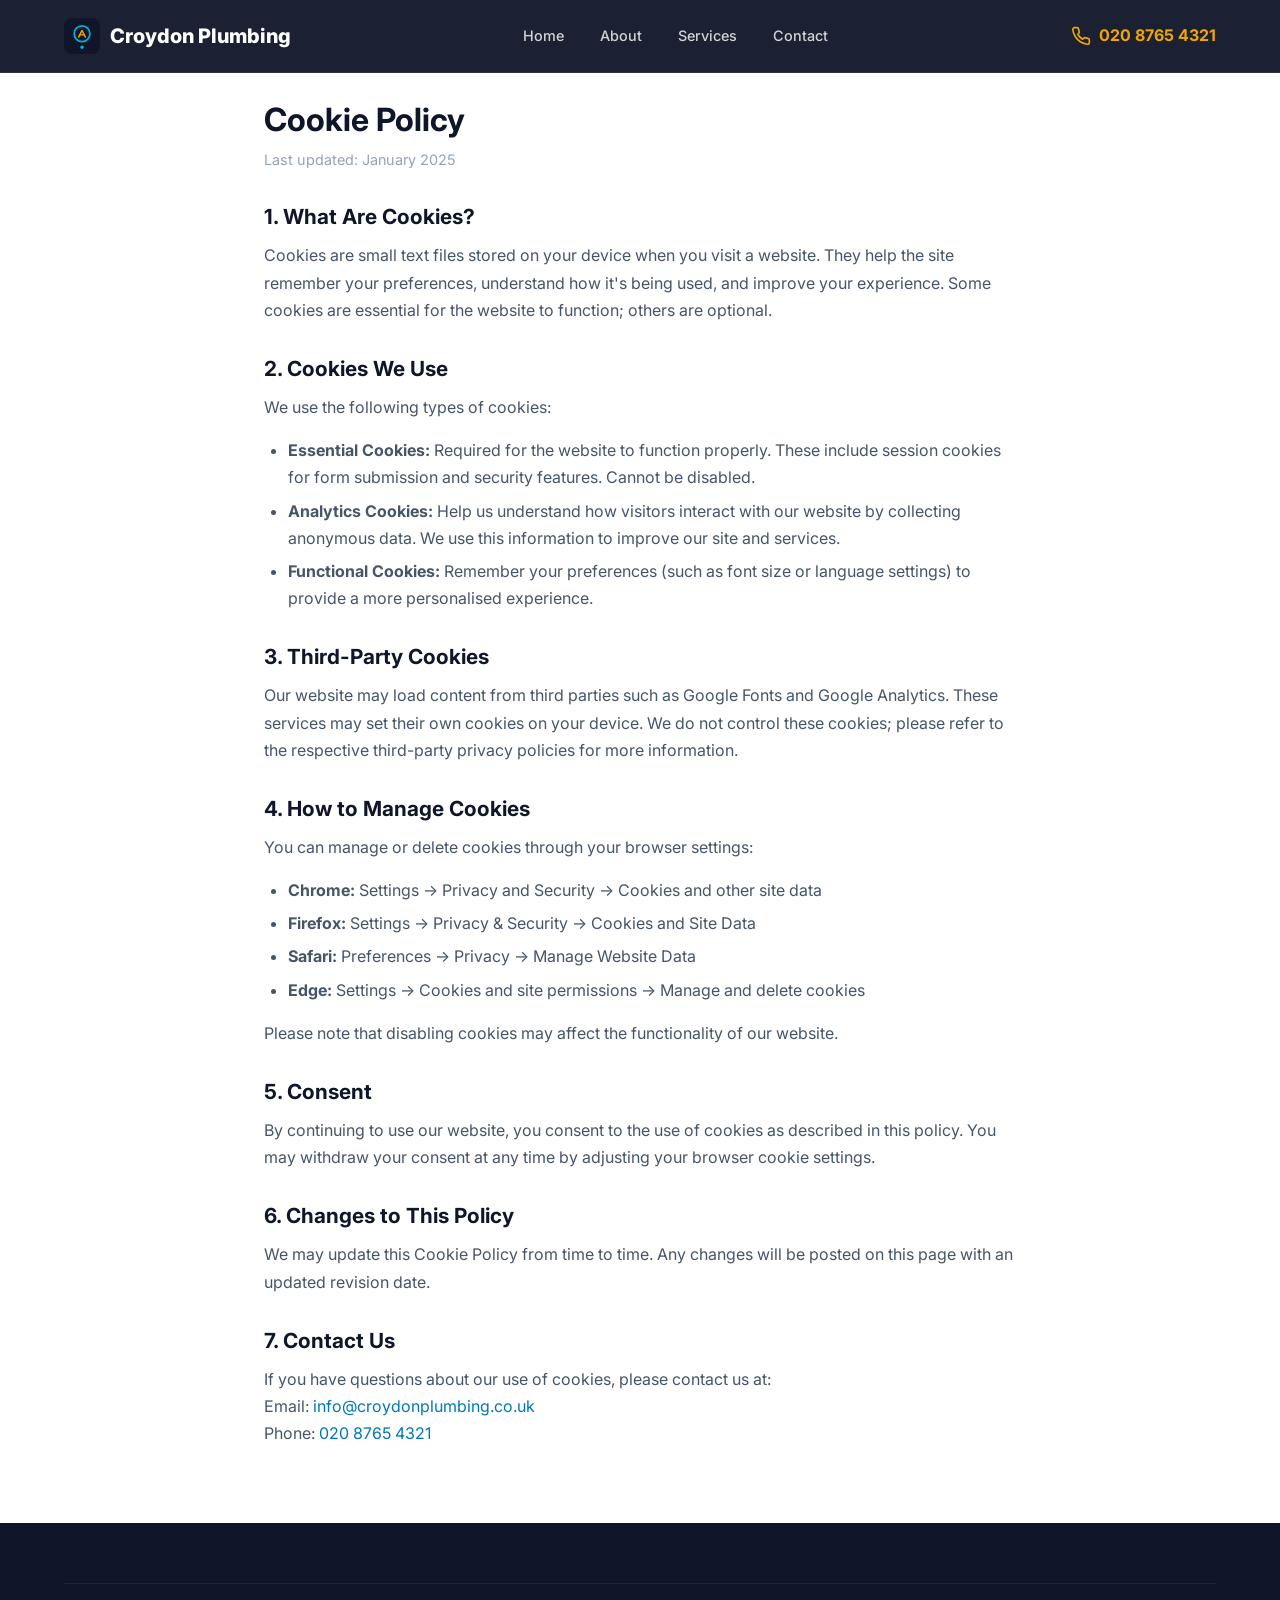
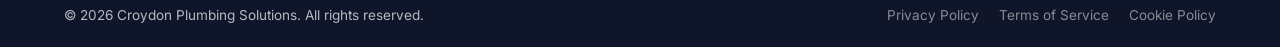
<file: cookie-policy.html>
<!DOCTYPE html>
<html lang="en-GB">
<head>
  <meta charset="UTF-8">
  <meta name="viewport" content="width=device-width, initial-scale=1.0">
  <title>Cookie Policy | Croydon Plumbing Solutions</title>
  <meta name="description" content="Cookie Policy for Croydon Plumbing Solutions. Learn what cookies we use and how to manage them.">
  <meta name="robots" content="index, follow">
  <link rel="canonical" href="https://senatorpablo.github.io/croydon-plumbing/cookie-policy.html">
  <link rel="icon" type="image/svg+xml" href="favicon.svg">
  <link rel="preconnect" href="https://fonts.googleapis.com">
  <link rel="preconnect" href="https://fonts.gstatic.com" crossorigin>
  <link href="https://fonts.googleapis.com/css2?family=Inter:wght@400;500;600;700;800&display=swap" rel="stylesheet">
  <link rel="stylesheet" href="styles.css">
  <script type="application/ld+json">
  {
    "@context": "https://schema.org",
    "@type": "BreadcrumbList",
    "itemListElement": [
      {"@type": "ListItem", "position": 1, "name": "Home", "item": "https://senatorpablo.github.io/croydon-plumbing/"},
      {"@type": "ListItem", "position": 2, "name": "Cookie Policy"}
    ]
  }
  </script>
</head>
<body>
  <nav class="navbar">
    <div class="container">
      <a href="index.html" class="nav-logo">
        <svg viewBox="0 0 64 64" xmlns="http://www.w3.org/2000/svg" aria-hidden="true"><rect width="64" height="64" rx="14" fill="#0F1629"/><circle cx="32" cy="28" r="14" fill="none" stroke="#00B4D8" stroke-width="3"/><path d="M26 34L32 22L38 34" fill="none" stroke="#F0A500" stroke-width="2.5" stroke-linecap="round" stroke-linejoin="round"/><line x1="28" y1="30" x2="36" y2="30" stroke="#F0A500" stroke-width="2" stroke-linecap="round"/><circle cx="32" cy="52" r="3" fill="#00B4D8"/></svg>
        Croydon Plumbing
      </a>
      <div class="nav-links" id="navLinks">
        <a href="index.html">Home</a>
        <a href="index.html#about">About</a>
        <a href="index.html#services">Services</a>
        <a href="index.html#contact">Contact</a>
      </div>
      <div class="nav-cta" id="navCta">
        <a href="tel:02087654321" class="nav-phone">
          <svg viewBox="0 0 24 24" fill="none" stroke="currentColor" stroke-width="2" stroke-linecap="round" stroke-linejoin="round"><path d="M22 16.92v3a2 2 0 0 1-2.18 2 19.79 19.79 0 0 1-8.63-3.07 19.5 19.5 0 0 1-6-6A19.79 19.79 0 0 1 2.12 4.18 2 2 0 0 1 4.11 2h3a2 2 0 0 1 2 1.72c.127.96.361 1.903.7 2.81a2 2 0 0 1-.45 2.11L8.09 9.91a16 16 0 0 0 6 6l1.27-1.27a2 2 0 0 1 2.11-.45c.907.339 1.85.573 2.81.7A2 2 0 0 1 22 16.92z"/></svg>
          020 8765 4321
        </a>
      </div>
      <button class="hamburger" id="hamburger" aria-label="Toggle menu"><span></span><span></span><span></span></button>
    </div>
  </nav>

  <div class="legal-content">
    <h1>Cookie Policy</h1>
    <span class="updated">Last updated: January 2025</span>

    <h2>1. What Are Cookies?</h2>
    <p>Cookies are small text files stored on your device when you visit a website. They help the site remember your preferences, understand how it's being used, and improve your experience. Some cookies are essential for the website to function; others are optional.</p>

    <h2>2. Cookies We Use</h2>
    <p>We use the following types of cookies:</p>
    <ul>
      <li><strong>Essential Cookies:</strong> Required for the website to function properly. These include session cookies for form submission and security features. Cannot be disabled.</li>
      <li><strong>Analytics Cookies:</strong> Help us understand how visitors interact with our website by collecting anonymous data. We use this information to improve our site and services.</li>
      <li><strong>Functional Cookies:</strong> Remember your preferences (such as font size or language settings) to provide a more personalised experience.</li>
    </ul>

    <h2>3. Third-Party Cookies</h2>
    <p>Our website may load content from third parties such as Google Fonts and Google Analytics. These services may set their own cookies on your device. We do not control these cookies; please refer to the respective third-party privacy policies for more information.</p>

    <h2>4. How to Manage Cookies</h2>
    <p>You can manage or delete cookies through your browser settings:</p>
    <ul>
      <li><strong>Chrome:</strong> Settings → Privacy and Security → Cookies and other site data</li>
      <li><strong>Firefox:</strong> Settings → Privacy &amp; Security → Cookies and Site Data</li>
      <li><strong>Safari:</strong> Preferences → Privacy → Manage Website Data</li>
      <li><strong>Edge:</strong> Settings → Cookies and site permissions → Manage and delete cookies</li>
    </ul>
    <p>Please note that disabling cookies may affect the functionality of our website.</p>

    <h2>5. Consent</h2>
    <p>By continuing to use our website, you consent to the use of cookies as described in this policy. You may withdraw your consent at any time by adjusting your browser cookie settings.</p>

    <h2>6. Changes to This Policy</h2>
    <p>We may update this Cookie Policy from time to time. Any changes will be posted on this page with an updated revision date.</p>

    <h2>7. Contact Us</h2>
    <p>If you have questions about our use of cookies, please contact us at:<br>
    Email: <a href="mailto:info@croydonplumbing.co.uk">info@croydonplumbing.co.uk</a><br>
    Phone: <a href="tel:02087654321">020 8765 4321</a></p>
  </div>

  <footer class="footer">
    <div class="container">
      <div class="footer-bottom">
        <span>© <span class="js-year">2026</span> Croydon Plumbing Solutions. All rights reserved.</span>
        <div class="footer-bottom-links">
          <a href="privacy.html">Privacy Policy</a>
          <a href="terms.html">Terms of Service</a>
          <a href="cookie-policy.html">Cookie Policy</a>
        </div>
      </div>
    </div>
  </footer>
  <script src="app.js"></script>
</body>
</html>
</file>
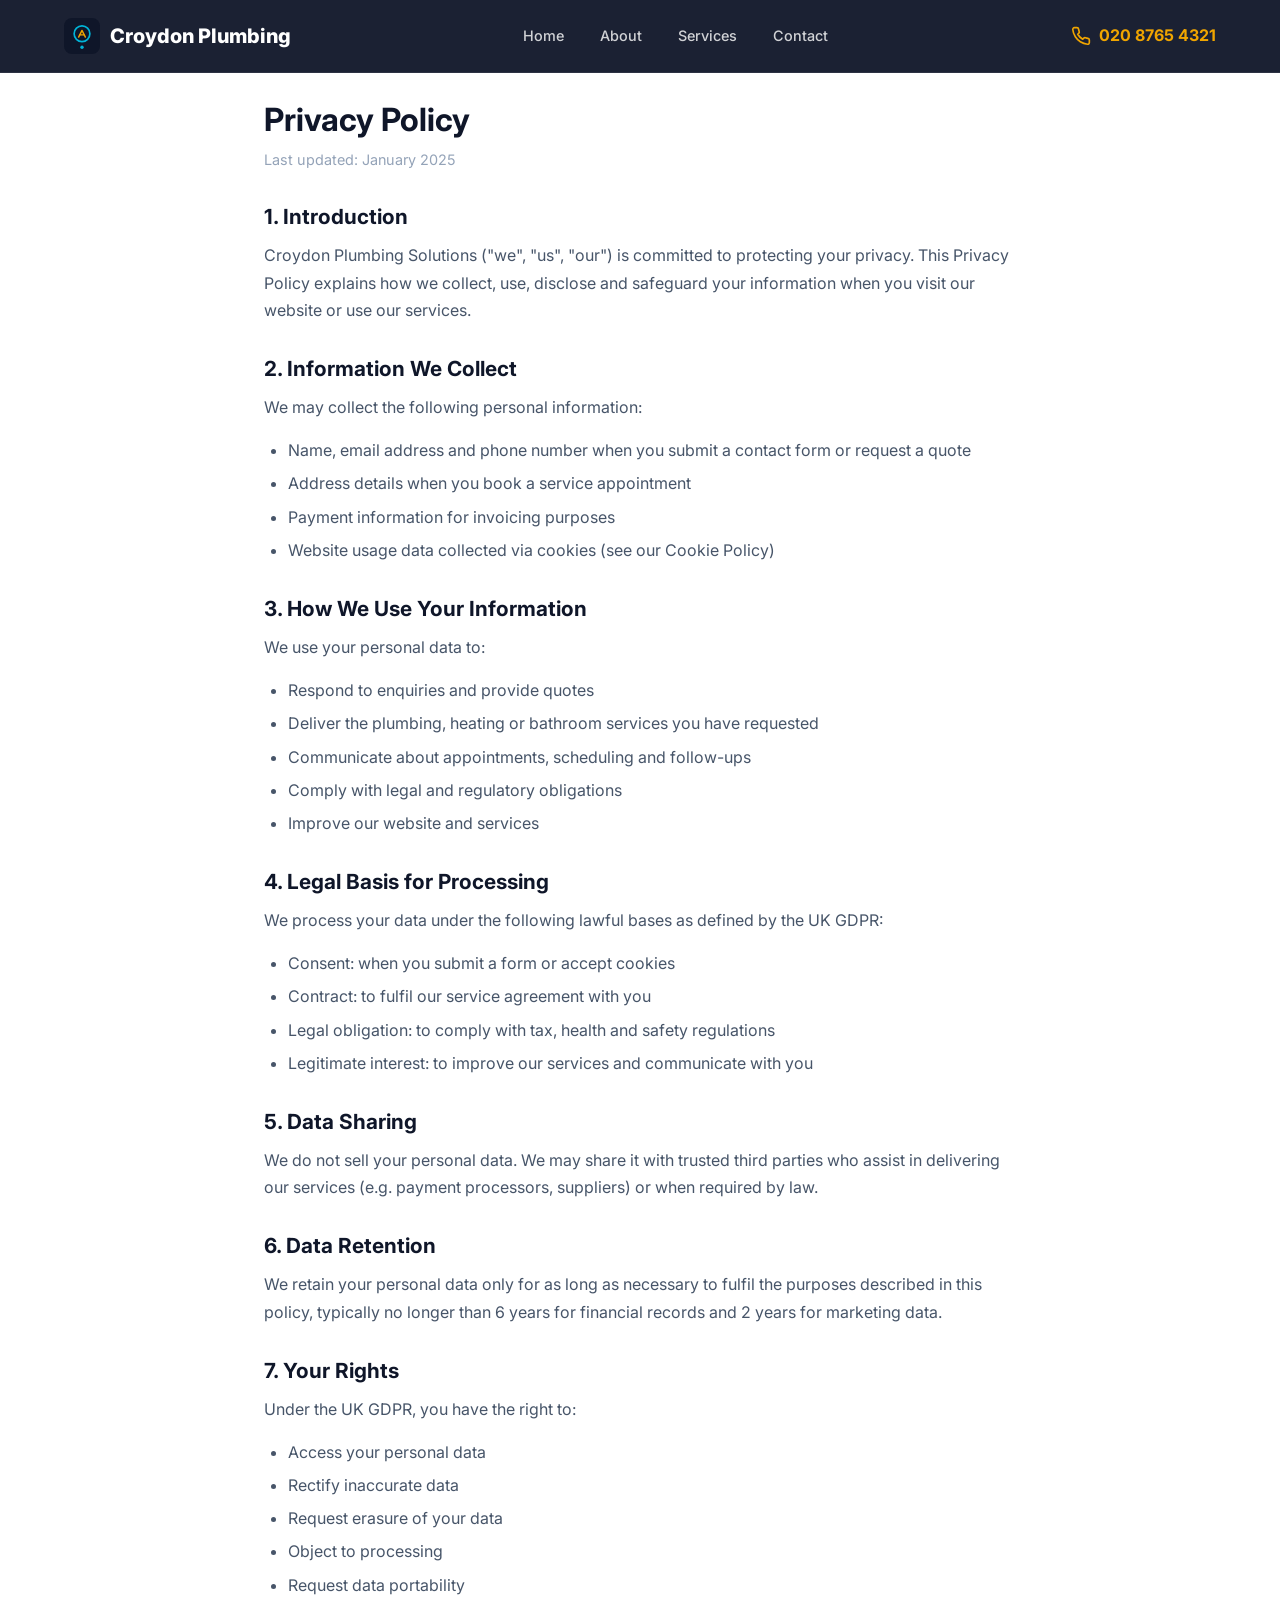
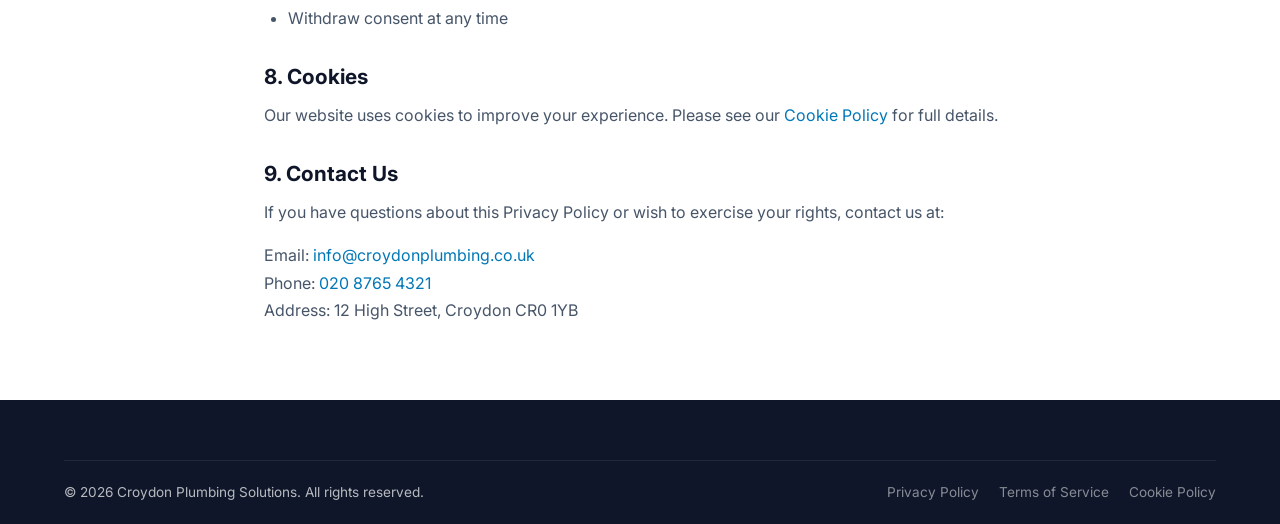
<file: privacy.html>
<!DOCTYPE html>
<html lang="en-GB">
<head>
  <meta charset="UTF-8">
  <meta name="viewport" content="width=device-width, initial-scale=1.0">
  <title>Privacy Policy | Croydon Plumbing Solutions</title>
  <meta name="description" content="Privacy Policy for Croydon Plumbing Solutions. Learn how we collect, use and protect your personal data.">
  <meta name="robots" content="index, follow">
  <link rel="canonical" href="https://senatorpablo.github.io/croydon-plumbing/privacy.html">
  <link rel="icon" type="image/svg+xml" href="favicon.svg">
  <link rel="preconnect" href="https://fonts.googleapis.com">
  <link rel="preconnect" href="https://fonts.gstatic.com" crossorigin>
  <link href="https://fonts.googleapis.com/css2?family=Inter:wght@400;500;600;700;800&display=swap" rel="stylesheet">
  <link rel="stylesheet" href="styles.css">
  <script type="application/ld+json">
  {
    "@context": "https://schema.org",
    "@type": "BreadcrumbList",
    "itemListElement": [
      {"@type": "ListItem", "position": 1, "name": "Home", "item": "https://senatorpablo.github.io/croydon-plumbing/"},
      {"@type": "ListItem", "position": 2, "name": "Privacy Policy"}
    ]
  }
  </script>
</head>
<body>
  <nav class="navbar">
    <div class="container">
      <a href="index.html" class="nav-logo">
        <svg viewBox="0 0 64 64" xmlns="http://www.w3.org/2000/svg" aria-hidden="true"><rect width="64" height="64" rx="14" fill="#0F1629"/><circle cx="32" cy="28" r="14" fill="none" stroke="#00B4D8" stroke-width="3"/><path d="M26 34L32 22L38 34" fill="none" stroke="#F0A500" stroke-width="2.5" stroke-linecap="round" stroke-linejoin="round"/><line x1="28" y1="30" x2="36" y2="30" stroke="#F0A500" stroke-width="2" stroke-linecap="round"/><circle cx="32" cy="52" r="3" fill="#00B4D8"/></svg>
        Croydon Plumbing
      </a>
      <div class="nav-links" id="navLinks">
        <a href="index.html">Home</a>
        <a href="index.html#about">About</a>
        <a href="index.html#services">Services</a>
        <a href="index.html#contact">Contact</a>
      </div>
      <div class="nav-cta" id="navCta">
        <a href="tel:02087654321" class="nav-phone">
          <svg viewBox="0 0 24 24" fill="none" stroke="currentColor" stroke-width="2" stroke-linecap="round" stroke-linejoin="round"><path d="M22 16.92v3a2 2 0 0 1-2.18 2 19.79 19.79 0 0 1-8.63-3.07 19.5 19.5 0 0 1-6-6A19.79 19.79 0 0 1 2.12 4.18 2 2 0 0 1 4.11 2h3a2 2 0 0 1 2 1.72c.127.96.361 1.903.7 2.81a2 2 0 0 1-.45 2.11L8.09 9.91a16 16 0 0 0 6 6l1.27-1.27a2 2 0 0 1 2.11-.45c.907.339 1.85.573 2.81.7A2 2 0 0 1 22 16.92z"/></svg>
          020 8765 4321
        </a>
      </div>
      <button class="hamburger" id="hamburger" aria-label="Toggle menu"><span></span><span></span><span></span></button>
    </div>
  </nav>

  <div class="legal-content">
    <h1>Privacy Policy</h1>
    <span class="updated">Last updated: January 2025</span>

    <h2>1. Introduction</h2>
    <p>Croydon Plumbing Solutions ("we", "us", "our") is committed to protecting your privacy. This Privacy Policy explains how we collect, use, disclose and safeguard your information when you visit our website or use our services.</p>

    <h2>2. Information We Collect</h2>
    <p>We may collect the following personal information:</p>
    <ul>
      <li>Name, email address and phone number when you submit a contact form or request a quote</li>
      <li>Address details when you book a service appointment</li>
      <li>Payment information for invoicing purposes</li>
      <li>Website usage data collected via cookies (see our Cookie Policy)</li>
    </ul>

    <h2>3. How We Use Your Information</h2>
    <p>We use your personal data to:</p>
    <ul>
      <li>Respond to enquiries and provide quotes</li>
      <li>Deliver the plumbing, heating or bathroom services you have requested</li>
      <li>Communicate about appointments, scheduling and follow-ups</li>
      <li>Comply with legal and regulatory obligations</li>
      <li>Improve our website and services</li>
    </ul>

    <h2>4. Legal Basis for Processing</h2>
    <p>We process your data under the following lawful bases as defined by the UK GDPR:</p>
    <ul>
      <li>Consent: when you submit a form or accept cookies</li>
      <li>Contract: to fulfil our service agreement with you</li>
      <li>Legal obligation: to comply with tax, health and safety regulations</li>
      <li>Legitimate interest: to improve our services and communicate with you</li>
    </ul>

    <h2>5. Data Sharing</h2>
    <p>We do not sell your personal data. We may share it with trusted third parties who assist in delivering our services (e.g. payment processors, suppliers) or when required by law.</p>

    <h2>6. Data Retention</h2>
    <p>We retain your personal data only for as long as necessary to fulfil the purposes described in this policy, typically no longer than 6 years for financial records and 2 years for marketing data.</p>

    <h2>7. Your Rights</h2>
    <p>Under the UK GDPR, you have the right to:</p>
    <ul>
      <li>Access your personal data</li>
      <li>Rectify inaccurate data</li>
      <li>Request erasure of your data</li>
      <li>Object to processing</li>
      <li>Request data portability</li>
      <li>Withdraw consent at any time</li>
    </ul>

    <h2>8. Cookies</h2>
    <p>Our website uses cookies to improve your experience. Please see our <a href="cookie-policy.html">Cookie Policy</a> for full details.</p>

    <h2>9. Contact Us</h2>
    <p>If you have questions about this Privacy Policy or wish to exercise your rights, contact us at:</p>
    <p>Email: <a href="mailto:info@croydonplumbing.co.uk">info@croydonplumbing.co.uk</a><br>
    Phone: <a href="tel:02087654321">020 8765 4321</a><br>
    Address: 12 High Street, Croydon CR0 1YB</p>
  </div>

  <footer class="footer">
    <div class="container">
      <div class="footer-bottom">
        <span>© <span class="js-year">2026</span> Croydon Plumbing Solutions. All rights reserved.</span>
        <div class="footer-bottom-links">
          <a href="privacy.html">Privacy Policy</a>
          <a href="terms.html">Terms of Service</a>
          <a href="cookie-policy.html">Cookie Policy</a>
        </div>
      </div>
    </div>
  </footer>
  <script src="app.js"></script>
</body>
</html>
</file>
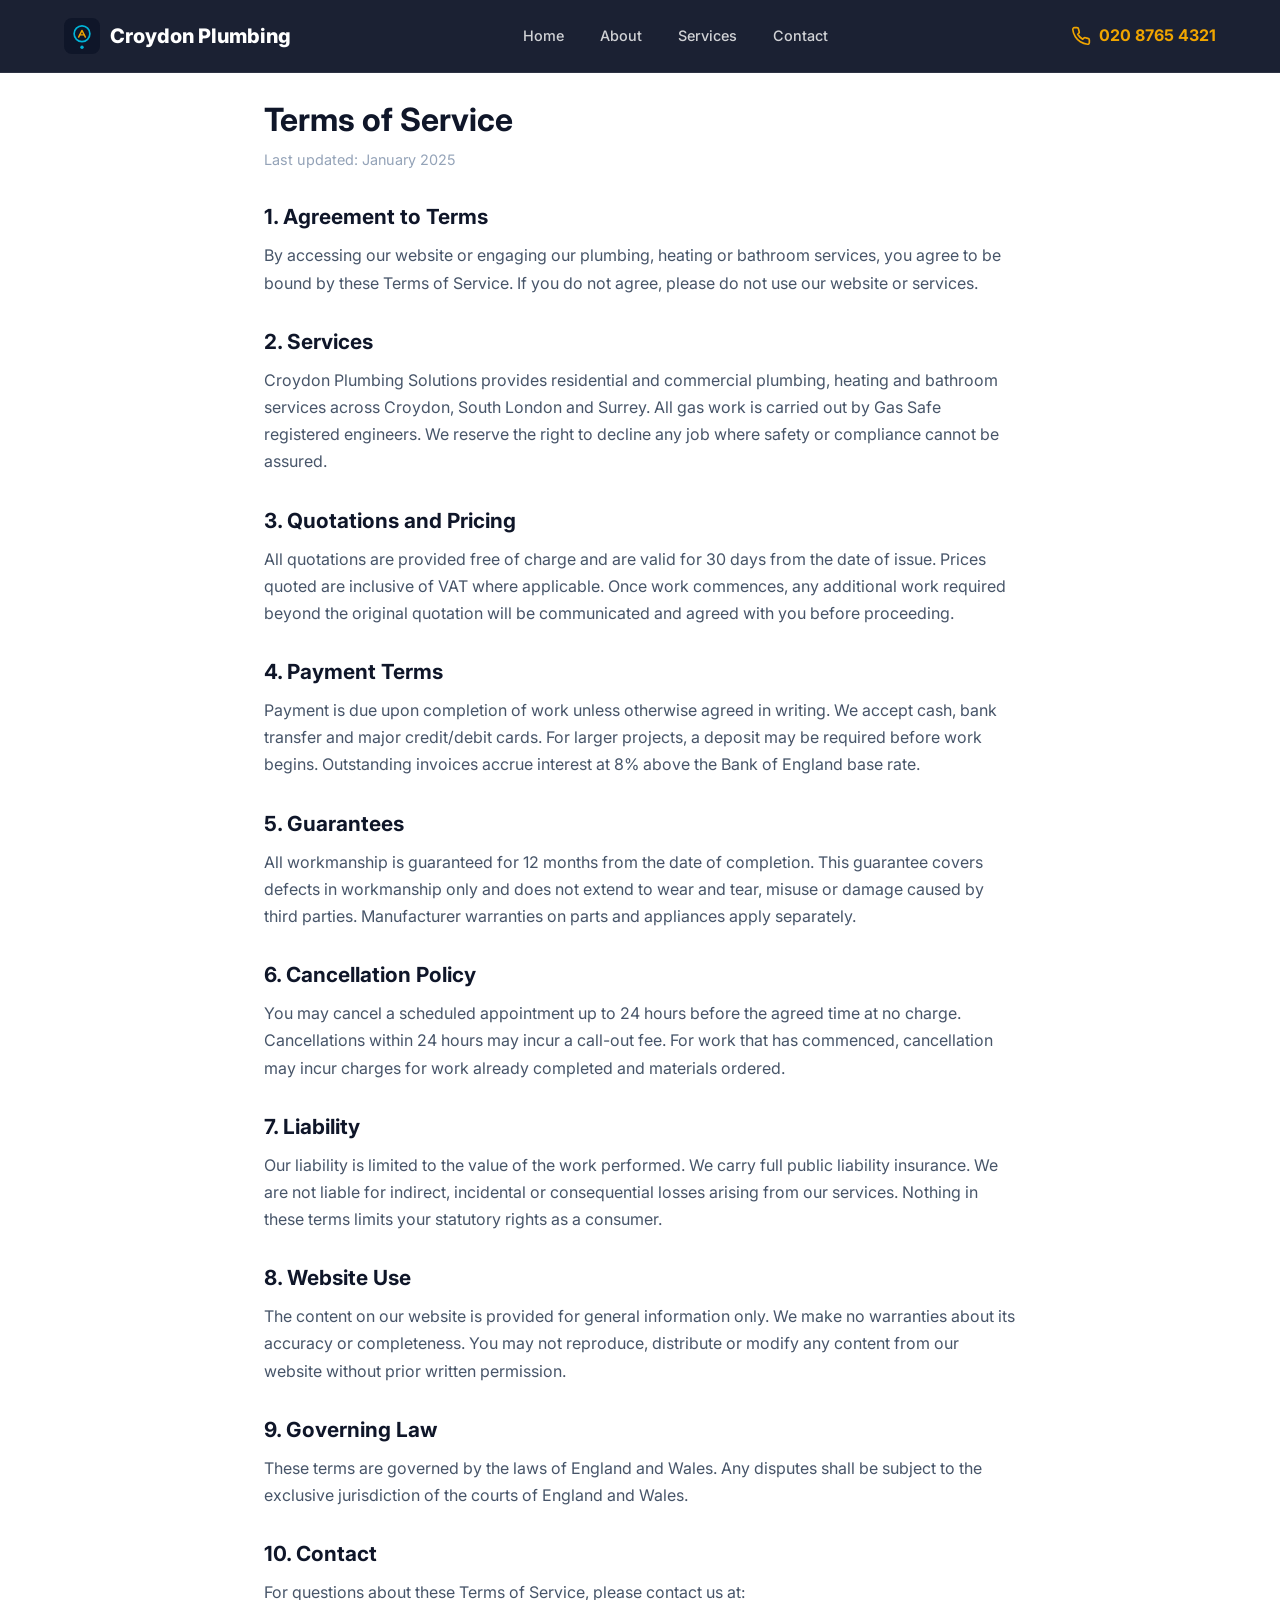
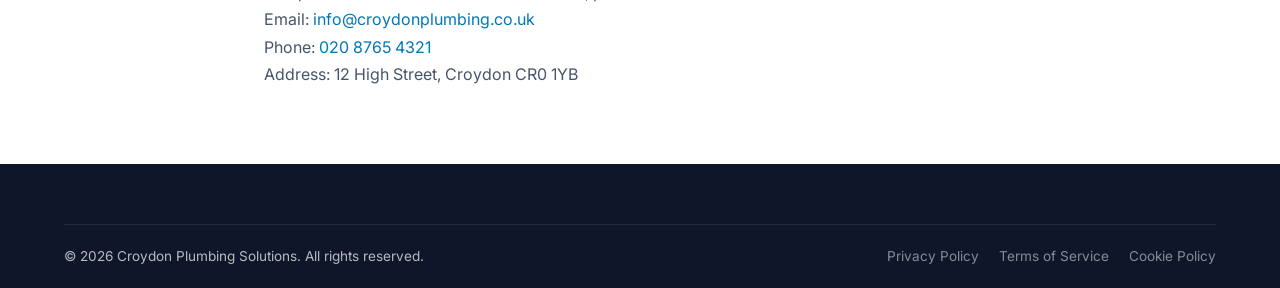
<file: terms.html>
<!DOCTYPE html>
<html lang="en-GB">
<head>
  <meta charset="UTF-8">
  <meta name="viewport" content="width=device-width, initial-scale=1.0">
  <title>Terms of Service | Croydon Plumbing Solutions</title>
  <meta name="description" content="Terms of Service for Croydon Plumbing Solutions. Our terms govern the use of our website and plumbing services.">
  <meta name="robots" content="index, follow">
  <link rel="canonical" href="https://senatorpablo.github.io/croydon-plumbing/terms.html">
  <link rel="icon" type="image/svg+xml" href="favicon.svg">
  <link rel="preconnect" href="https://fonts.googleapis.com">
  <link rel="preconnect" href="https://fonts.gstatic.com" crossorigin>
  <link href="https://fonts.googleapis.com/css2?family=Inter:wght@400;500;600;700;800&display=swap" rel="stylesheet">
  <link rel="stylesheet" href="styles.css">
  <script type="application/ld+json">
  {
    "@context": "https://schema.org",
    "@type": "BreadcrumbList",
    "itemListElement": [
      {"@type": "ListItem", "position": 1, "name": "Home", "item": "https://senatorpablo.github.io/croydon-plumbing/"},
      {"@type": "ListItem", "position": 2, "name": "Terms of Service"}
    ]
  }
  </script>
</head>
<body>
  <nav class="navbar">
    <div class="container">
      <a href="index.html" class="nav-logo">
        <svg viewBox="0 0 64 64" xmlns="http://www.w3.org/2000/svg" aria-hidden="true"><rect width="64" height="64" rx="14" fill="#0F1629"/><circle cx="32" cy="28" r="14" fill="none" stroke="#00B4D8" stroke-width="3"/><path d="M26 34L32 22L38 34" fill="none" stroke="#F0A500" stroke-width="2.5" stroke-linecap="round" stroke-linejoin="round"/><line x1="28" y1="30" x2="36" y2="30" stroke="#F0A500" stroke-width="2" stroke-linecap="round"/><circle cx="32" cy="52" r="3" fill="#00B4D8"/></svg>
        Croydon Plumbing
      </a>
      <div class="nav-links" id="navLinks">
        <a href="index.html">Home</a>
        <a href="index.html#about">About</a>
        <a href="index.html#services">Services</a>
        <a href="index.html#contact">Contact</a>
      </div>
      <div class="nav-cta" id="navCta">
        <a href="tel:02087654321" class="nav-phone">
          <svg viewBox="0 0 24 24" fill="none" stroke="currentColor" stroke-width="2" stroke-linecap="round" stroke-linejoin="round"><path d="M22 16.92v3a2 2 0 0 1-2.18 2 19.79 19.79 0 0 1-8.63-3.07 19.5 19.5 0 0 1-6-6A19.79 19.79 0 0 1 2.12 4.18 2 2 0 0 1 4.11 2h3a2 2 0 0 1 2 1.72c.127.96.361 1.903.7 2.81a2 2 0 0 1-.45 2.11L8.09 9.91a16 16 0 0 0 6 6l1.27-1.27a2 2 0 0 1 2.11-.45c.907.339 1.85.573 2.81.7A2 2 0 0 1 22 16.92z"/></svg>
          020 8765 4321
        </a>
      </div>
      <button class="hamburger" id="hamburger" aria-label="Toggle menu"><span></span><span></span><span></span></button>
    </div>
  </nav>

  <div class="legal-content">
    <h1>Terms of Service</h1>
    <span class="updated">Last updated: January 2025</span>

    <h2>1. Agreement to Terms</h2>
    <p>By accessing our website or engaging our plumbing, heating or bathroom services, you agree to be bound by these Terms of Service. If you do not agree, please do not use our website or services.</p>

    <h2>2. Services</h2>
    <p>Croydon Plumbing Solutions provides residential and commercial plumbing, heating and bathroom services across Croydon, South London and Surrey. All gas work is carried out by Gas Safe registered engineers. We reserve the right to decline any job where safety or compliance cannot be assured.</p>

    <h2>3. Quotations and Pricing</h2>
    <p>All quotations are provided free of charge and are valid for 30 days from the date of issue. Prices quoted are inclusive of VAT where applicable. Once work commences, any additional work required beyond the original quotation will be communicated and agreed with you before proceeding.</p>

    <h2>4. Payment Terms</h2>
    <p>Payment is due upon completion of work unless otherwise agreed in writing. We accept cash, bank transfer and major credit/debit cards. For larger projects, a deposit may be required before work begins. Outstanding invoices accrue interest at 8% above the Bank of England base rate.</p>

    <h2>5. Guarantees</h2>
    <p>All workmanship is guaranteed for 12 months from the date of completion. This guarantee covers defects in workmanship only and does not extend to wear and tear, misuse or damage caused by third parties. Manufacturer warranties on parts and appliances apply separately.</p>

    <h2>6. Cancellation Policy</h2>
    <p>You may cancel a scheduled appointment up to 24 hours before the agreed time at no charge. Cancellations within 24 hours may incur a call-out fee. For work that has commenced, cancellation may incur charges for work already completed and materials ordered.</p>

    <h2>7. Liability</h2>
    <p>Our liability is limited to the value of the work performed. We carry full public liability insurance. We are not liable for indirect, incidental or consequential losses arising from our services. Nothing in these terms limits your statutory rights as a consumer.</p>

    <h2>8. Website Use</h2>
    <p>The content on our website is provided for general information only. We make no warranties about its accuracy or completeness. You may not reproduce, distribute or modify any content from our website without prior written permission.</p>

    <h2>9. Governing Law</h2>
    <p>These terms are governed by the laws of England and Wales. Any disputes shall be subject to the exclusive jurisdiction of the courts of England and Wales.</p>

    <h2>10. Contact</h2>
    <p>For questions about these Terms of Service, please contact us at:<br>
    Email: <a href="mailto:info@croydonplumbing.co.uk">info@croydonplumbing.co.uk</a><br>
    Phone: <a href="tel:02087654321">020 8765 4321</a><br>
    Address: 12 High Street, Croydon CR0 1YB</p>
  </div>

  <footer class="footer">
    <div class="container">
      <div class="footer-bottom">
        <span>© <span class="js-year">2026</span> Croydon Plumbing Solutions. All rights reserved.</span>
        <div class="footer-bottom-links">
          <a href="privacy.html">Privacy Policy</a>
          <a href="terms.html">Terms of Service</a>
          <a href="cookie-policy.html">Cookie Policy</a>
        </div>
      </div>
    </div>
  </footer>
  <script src="app.js"></script>
</body>
</html>
</file>
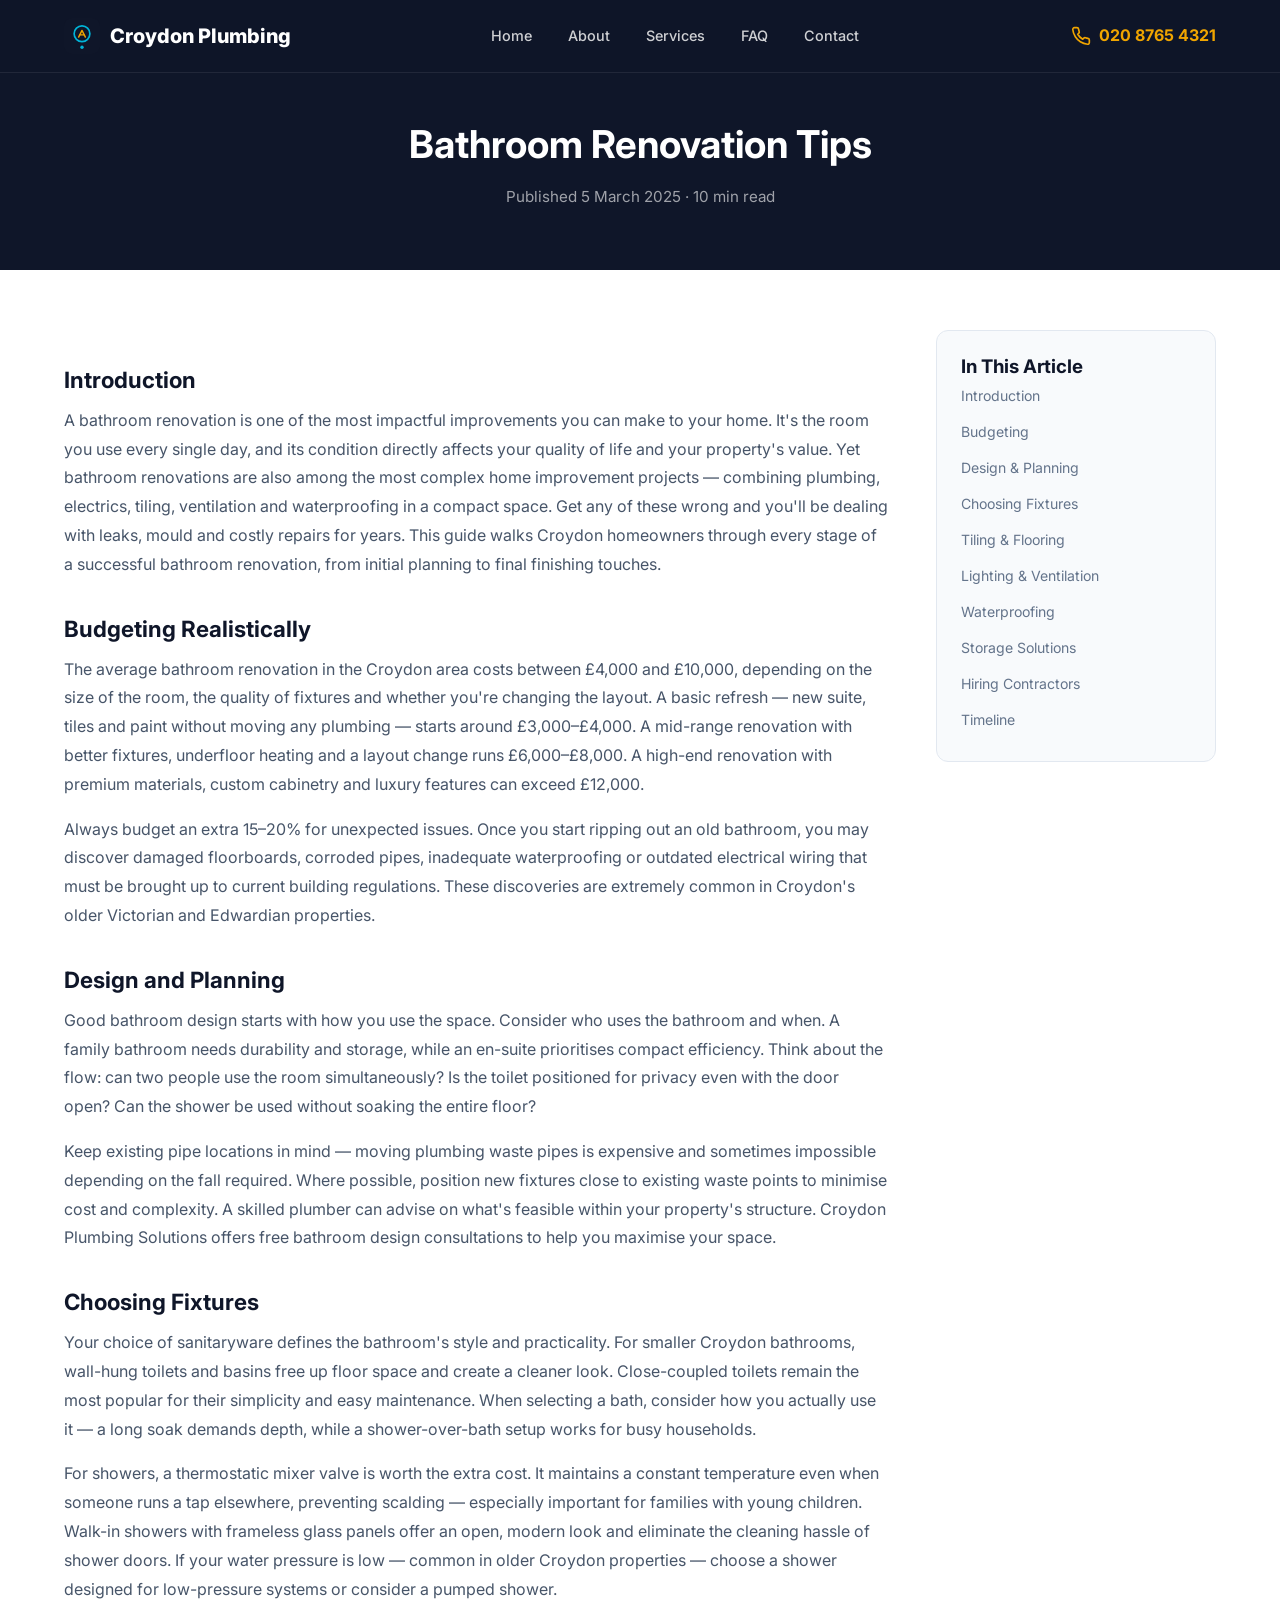
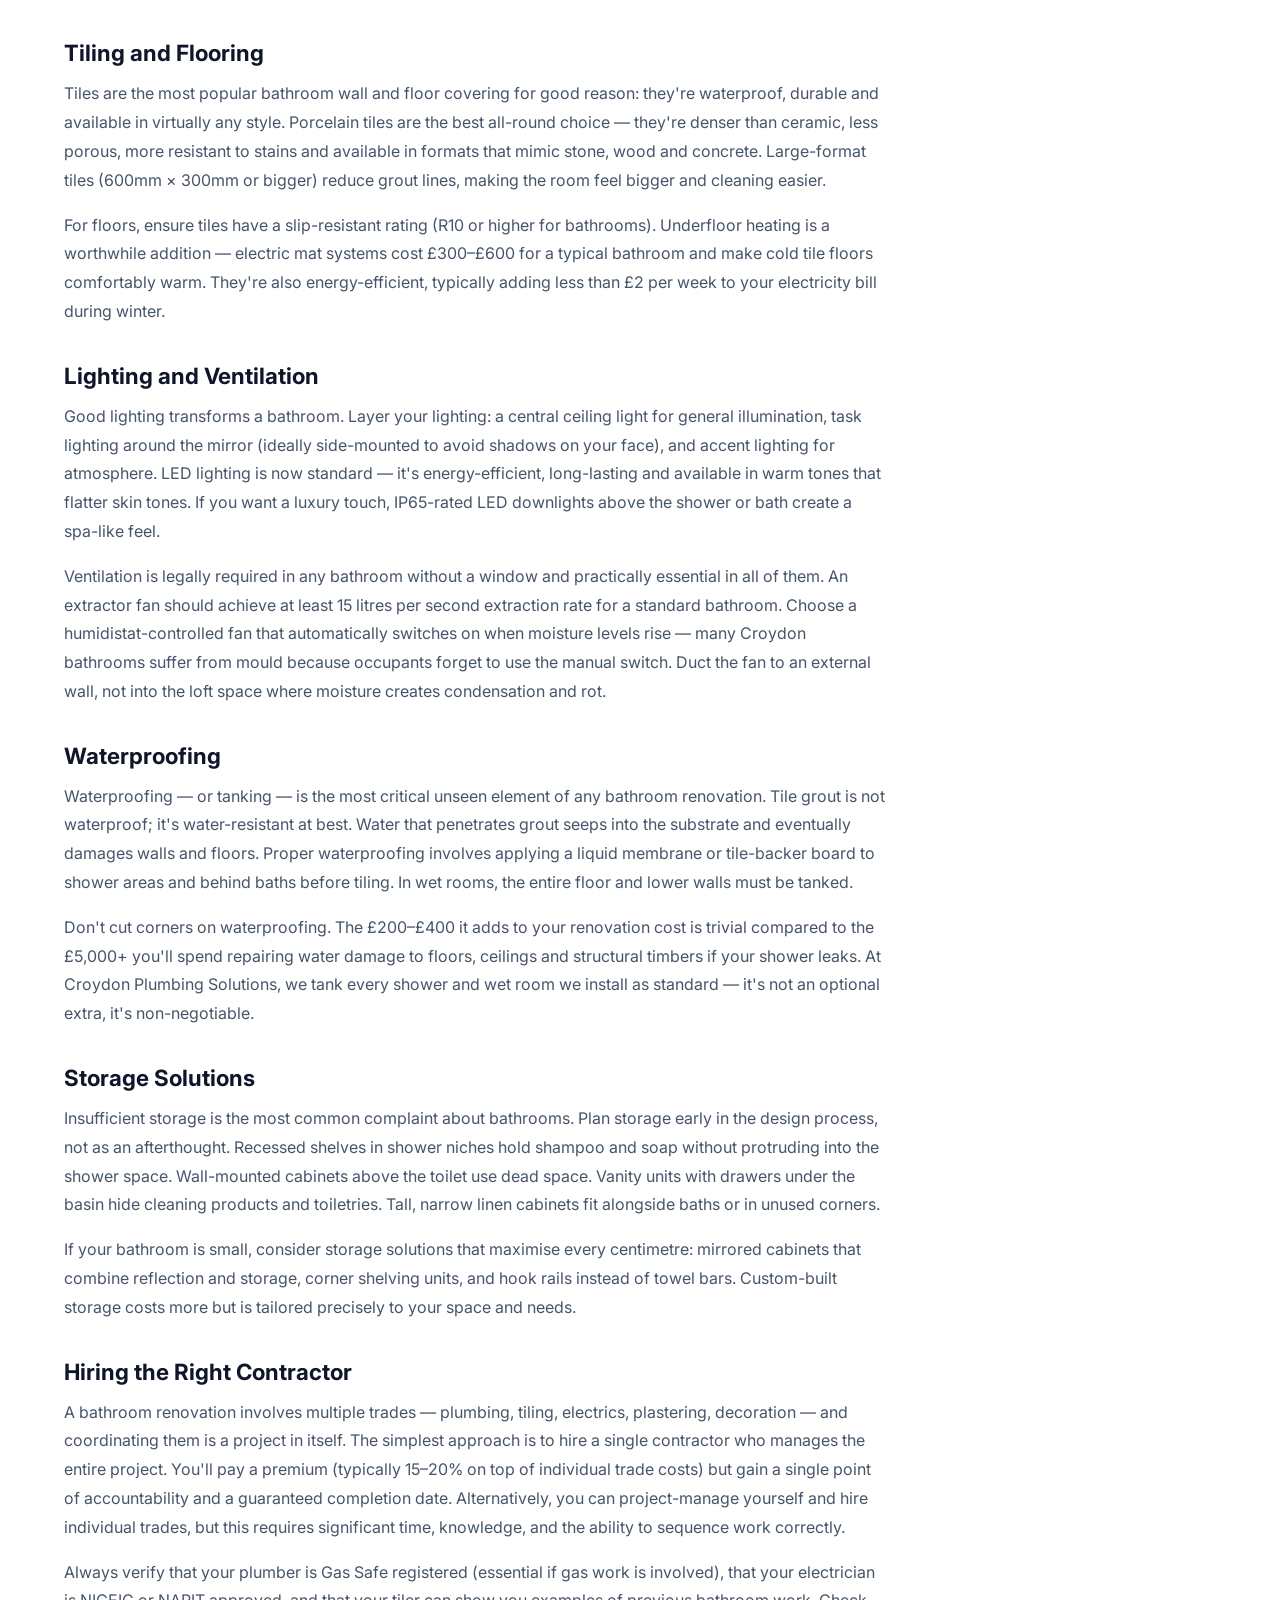
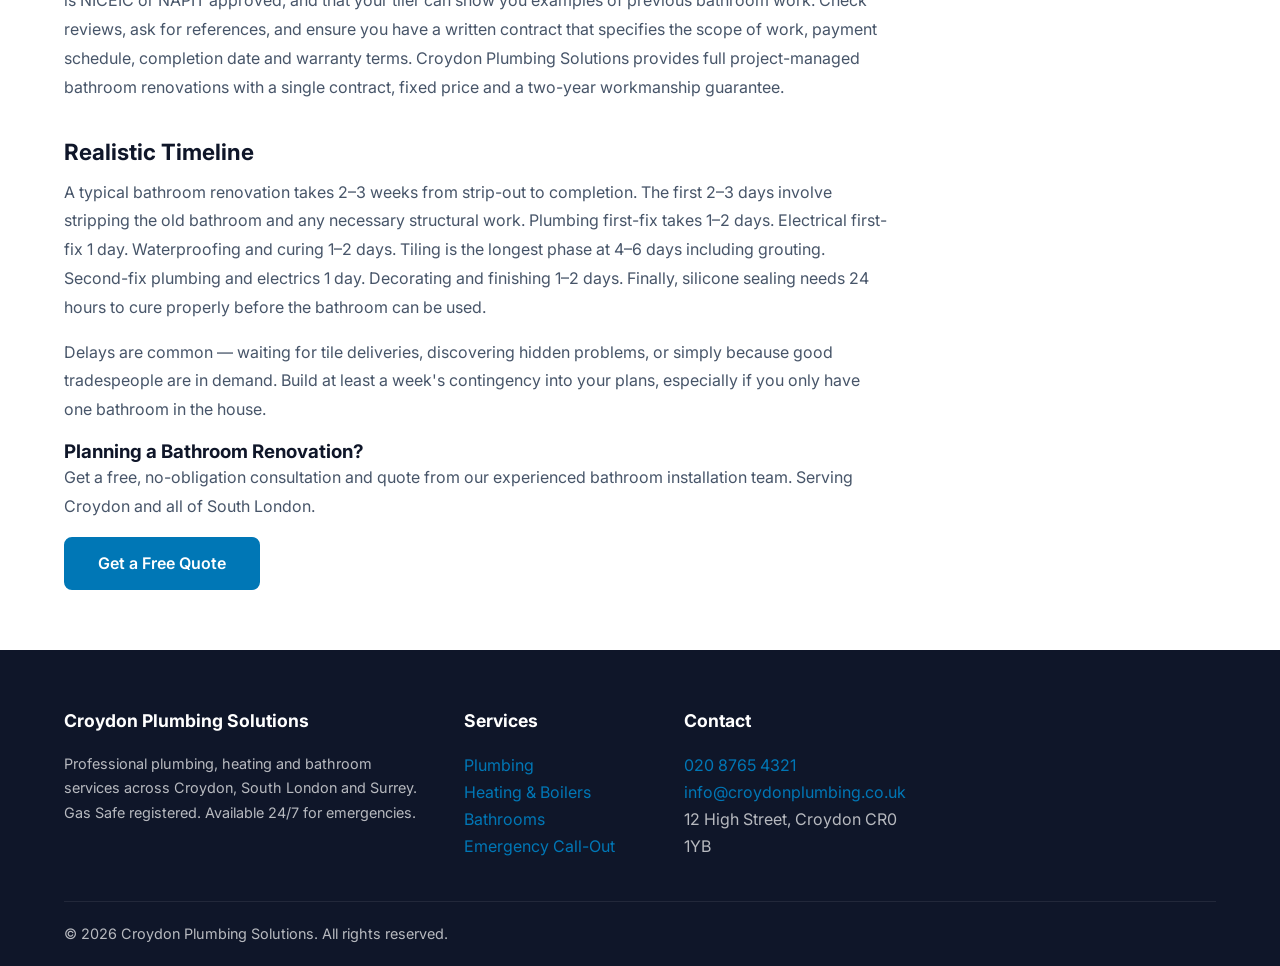
<file: blog/bathroom-renovation-tips.html>
<!DOCTYPE html>
<html lang="en-GB">
<head>
  <meta charset="UTF-8">
  <meta name="viewport" content="width=device-width, initial-scale=1.0">
  <title>Bathroom Renovation Tips | Croydon Plumbing Solutions</title>
  <meta name="description" content="Expert bathroom renovation advice — from budgeting and design to choosing fixtures, tiles and contractors. A complete guide for Croydon homeowners.">
  <meta name="robots" content="index, follow">
  <link rel="canonical" href="https://senatorpablo.github.io/croydon-plumbing/blog/bathroom-renovation-tips.html">
  <meta property="og:type" content="article">
  <meta property="og:title" content="Bathroom Renovation Tips – The Complete Guide for Croydon Homeowners">
  <meta property="og:description" content="Expert bathroom renovation advice covering budgeting, design, fixtures, tiles and hiring the right contractor.">
  <meta property="og:url" content="https://senatorpablo.github.io/croydon-plumbing/blog/bathroom-renovation-tips.html">
  <meta property="og:image" content="https://senatorpablo.github.io/croydon-plumbing/og-image.svg">
  <link rel="icon" type="image/svg+xml" href="../favicon.svg">
  <link rel="preconnect" href="https://fonts.googleapis.com">
  <link rel="preconnect" href="https://fonts.gstatic.com" crossorigin>
  <link href="https://fonts.googleapis.com/css2?family=Inter:wght@400;500;600;700;800&display=swap" rel="stylesheet">
  <link rel="stylesheet" href="../styles.css">
  <script type="application/ld+json">
  {
    "@context": "https://schema.org",
    "@type": "Article",
    "headline": "Bathroom Renovation Tips – The Complete Guide for Croydon Homeowners",
    "description": "Expert bathroom renovation advice covering budgeting, design, fixtures, tiles and hiring the right contractor.",
    "author": {"@type": "Organization", "name": "Croydon Plumbing Solutions"},
    "publisher": {
      "@type": "Organization",
      "name": "Croydon Plumbing Solutions",
      "logo": {"@type": "ImageObject", "url": "https://senatorpablo.github.io/croydon-plumbing/favicon.svg"}
    },
    "datePublished": "2025-03-05",
    "dateModified": "2025-03-05",
    "mainEntityOfPage": "https://senatorpablo.github.io/croydon-plumbing/blog/bathroom-renovation-tips.html"
  }
  </script>
  <script type="application/ld+json">
  {
    "@context": "https://schema.org",
    "@type": "BreadcrumbList",
    "itemListElement": [
      {"@type": "ListItem", "position": 1, "name": "Home", "item": "https://senatorpablo.github.io/croydon-plumbing/"},
      {"@type": "ListItem", "position": 2, "name": "Blog", "item": "https://senatorpablo.github.io/croydon-plumbing/blog/bathroom-renovation-tips.html"},
      {"@type": "ListItem", "position": 3, "name": "Bathroom Renovation Tips"}
    ]
  }
  </script>
</head>
<body>
  <nav class="navbar">
    <div class="container">
      <a href="../index.html" class="nav-logo">
        <svg viewBox="0 0 64 64" xmlns="http://www.w3.org/2000/svg" aria-hidden="true"><rect width="64" height="64" rx="14" fill="#0F1629"/><circle cx="32" cy="28" r="14" fill="none" stroke="#00B4D8" stroke-width="3"/><path d="M26 34L32 22L38 34" fill="none" stroke="#F0A500" stroke-width="2.5" stroke-linecap="round" stroke-linejoin="round"/><line x1="28" y1="30" x2="36" y2="30" stroke="#F0A500" stroke-width="2" stroke-linecap="round"/><circle cx="32" cy="52" r="3" fill="#00B4D8"/></svg>
        Croydon Plumbing
      </a>
      <div class="nav-links" id="navLinks">
        <a href="../index.html">Home</a>
        <a href="../index.html#about">About</a>
        <a href="../index.html#services">Services</a>
        <a href="../index.html#faq">FAQ</a>
        <a href="../index.html#contact">Contact</a>
      </div>
      <div class="nav-cta" id="navCta">
        <a href="tel:02087654321" class="nav-phone">
          <svg viewBox="0 0 24 24" fill="none" stroke="currentColor" stroke-width="2" stroke-linecap="round" stroke-linejoin="round"><path d="M22 16.92v3a2 2 0 0 1-2.18 2 19.79 19.79 0 0 1-8.63-3.07 19.5 19.5 0 0 1-6-6A19.79 19.79 0 0 1 2.12 4.18 2 2 0 0 1 4.11 2h3a2 2 0 0 1 2 1.72c.127.96.361 1.903.7 2.81a2 2 0 0 1-.45 2.11L8.09 9.91a16 16 0 0 0 6 6l1.27-1.27a2 2 0 0 1 2.11-.45c.907.339 1.85.573 2.81.7A2 2 0 0 1 22 16.92z"/></svg>
          020 8765 4321
        </a>
      </div>
      <button class="hamburger" id="hamburger" aria-label="Toggle menu"><span></span><span></span><span></span></button>
    </div>
  </nav>

  <div class="blog-hero">
    <div class="container">
      <h1>Bathroom Renovation Tips</h1>
      <div class="meta">Published 5 March 2025 · 10 min read</div>
    </div>
  </div>

  <div class="container">
    <div class="blog-layout">
      <div class="blog-content">
        <h2 id="introduction">Introduction</h2>
        <p>A bathroom renovation is one of the most impactful improvements you can make to your home. It's the room you use every single day, and its condition directly affects your quality of life and your property's value. Yet bathroom renovations are also among the most complex home improvement projects — combining plumbing, electrics, tiling, ventilation and waterproofing in a compact space. Get any of these wrong and you'll be dealing with leaks, mould and costly repairs for years. This guide walks Croydon homeowners through every stage of a successful bathroom renovation, from initial planning to final finishing touches.</p>

        <h2 id="budgeting">Budgeting Realistically</h2>
        <p>The average bathroom renovation in the Croydon area costs between £4,000 and £10,000, depending on the size of the room, the quality of fixtures and whether you're changing the layout. A basic refresh — new suite, tiles and paint without moving any plumbing — starts around £3,000–£4,000. A mid-range renovation with better fixtures, underfloor heating and a layout change runs £6,000–£8,000. A high-end renovation with premium materials, custom cabinetry and luxury features can exceed £12,000.</p>
        <p>Always budget an extra 15–20% for unexpected issues. Once you start ripping out an old bathroom, you may discover damaged floorboards, corroded pipes, inadequate waterproofing or outdated electrical wiring that must be brought up to current building regulations. These discoveries are extremely common in Croydon's older Victorian and Edwardian properties.</p>

        <h2 id="design-planning">Design and Planning</h2>
        <p>Good bathroom design starts with how you use the space. Consider who uses the bathroom and when. A family bathroom needs durability and storage, while an en-suite prioritises compact efficiency. Think about the flow: can two people use the room simultaneously? Is the toilet positioned for privacy even with the door open? Can the shower be used without soaking the entire floor?</p>
        <p>Keep existing pipe locations in mind — moving plumbing waste pipes is expensive and sometimes impossible depending on the fall required. Where possible, position new fixtures close to existing waste points to minimise cost and complexity. A skilled plumber can advise on what's feasible within your property's structure. Croydon Plumbing Solutions offers free bathroom design consultations to help you maximise your space.</p>

        <h2 id="choosing-fixtures">Choosing Fixtures</h2>
        <p>Your choice of sanitaryware defines the bathroom's style and practicality. For smaller Croydon bathrooms, wall-hung toilets and basins free up floor space and create a cleaner look. Close-coupled toilets remain the most popular for their simplicity and easy maintenance. When selecting a bath, consider how you actually use it — a long soak demands depth, while a shower-over-bath setup works for busy households.</p>
        <p>For showers, a thermostatic mixer valve is worth the extra cost. It maintains a constant temperature even when someone runs a tap elsewhere, preventing scalding — especially important for families with young children. Walk-in showers with frameless glass panels offer an open, modern look and eliminate the cleaning hassle of shower doors. If your water pressure is low — common in older Croydon properties — choose a shower designed for low-pressure systems or consider a pumped shower.</p>

        <h2 id="tiling">Tiling and Flooring</h2>
        <p>Tiles are the most popular bathroom wall and floor covering for good reason: they're waterproof, durable and available in virtually any style. Porcelain tiles are the best all-round choice — they're denser than ceramic, less porous, more resistant to stains and available in formats that mimic stone, wood and concrete. Large-format tiles (600mm × 300mm or bigger) reduce grout lines, making the room feel bigger and cleaning easier.</p>
        <p>For floors, ensure tiles have a slip-resistant rating (R10 or higher for bathrooms). Underfloor heating is a worthwhile addition — electric mat systems cost £300–£600 for a typical bathroom and make cold tile floors comfortably warm. They're also energy-efficient, typically adding less than £2 per week to your electricity bill during winter.</p>

        <h2 id="lighting-ventilation">Lighting and Ventilation</h2>
        <p>Good lighting transforms a bathroom. Layer your lighting: a central ceiling light for general illumination, task lighting around the mirror (ideally side-mounted to avoid shadows on your face), and accent lighting for atmosphere. LED lighting is now standard — it's energy-efficient, long-lasting and available in warm tones that flatter skin tones. If you want a luxury touch, IP65-rated LED downlights above the shower or bath create a spa-like feel.</p>
        <p>Ventilation is legally required in any bathroom without a window and practically essential in all of them. An extractor fan should achieve at least 15 litres per second extraction rate for a standard bathroom. Choose a humidistat-controlled fan that automatically switches on when moisture levels rise — many Croydon bathrooms suffer from mould because occupants forget to use the manual switch. Duct the fan to an external wall, not into the loft space where moisture creates condensation and rot.</p>

        <h2 id="waterproofing">Waterproofing</h2>
        <p>Waterproofing — or tanking — is the most critical unseen element of any bathroom renovation. Tile grout is not waterproof; it's water-resistant at best. Water that penetrates grout seeps into the substrate and eventually damages walls and floors. Proper waterproofing involves applying a liquid membrane or tile-backer board to shower areas and behind baths before tiling. In wet rooms, the entire floor and lower walls must be tanked.</p>
        <p>Don't cut corners on waterproofing. The £200–£400 it adds to your renovation cost is trivial compared to the £5,000+ you'll spend repairing water damage to floors, ceilings and structural timbers if your shower leaks. At Croydon Plumbing Solutions, we tank every shower and wet room we install as standard — it's not an optional extra, it's non-negotiable.</p>

        <h2 id="storage-solutions">Storage Solutions</h2>
        <p>Insufficient storage is the most common complaint about bathrooms. Plan storage early in the design process, not as an afterthought. Recessed shelves in shower niches hold shampoo and soap without protruding into the shower space. Wall-mounted cabinets above the toilet use dead space. Vanity units with drawers under the basin hide cleaning products and toiletries. Tall, narrow linen cabinets fit alongside baths or in unused corners.</p>
        <p>If your bathroom is small, consider storage solutions that maximise every centimetre: mirrored cabinets that combine reflection and storage, corner shelving units, and hook rails instead of towel bars. Custom-built storage costs more but is tailored precisely to your space and needs.</p>

        <h2 id="hiring-contractors">Hiring the Right Contractor</h2>
        <p>A bathroom renovation involves multiple trades — plumbing, tiling, electrics, plastering, decoration — and coordinating them is a project in itself. The simplest approach is to hire a single contractor who manages the entire project. You'll pay a premium (typically 15–20% on top of individual trade costs) but gain a single point of accountability and a guaranteed completion date. Alternatively, you can project-manage yourself and hire individual trades, but this requires significant time, knowledge, and the ability to sequence work correctly.</p>
        <p>Always verify that your plumber is Gas Safe registered (essential if gas work is involved), that your electrician is NICEIC or NAPIT approved, and that your tiler can show you examples of previous bathroom work. Check reviews, ask for references, and ensure you have a written contract that specifies the scope of work, payment schedule, completion date and warranty terms. Croydon Plumbing Solutions provides full project-managed bathroom renovations with a single contract, fixed price and a two-year workmanship guarantee.</p>

        <h2 id="timeline">Realistic Timeline</h2>
        <p>A typical bathroom renovation takes 2–3 weeks from strip-out to completion. The first 2–3 days involve stripping the old bathroom and any necessary structural work. Plumbing first-fix takes 1–2 days. Electrical first-fix 1 day. Waterproofing and curing 1–2 days. Tiling is the longest phase at 4–6 days including grouting. Second-fix plumbing and electrics 1 day. Decorating and finishing 1–2 days. Finally, silicone sealing needs 24 hours to cure properly before the bathroom can be used.</p>
        <p>Delays are common — waiting for tile deliveries, discovering hidden problems, or simply because good tradespeople are in demand. Build at least a week's contingency into your plans, especially if you only have one bathroom in the house.</p>

        <div class="blog-cta">
          <h3>Planning a Bathroom Renovation?</h3>
          <p>Get a free, no-obligation consultation and quote from our experienced bathroom installation team. Serving Croydon and all of South London.</p>
          <a href="../index.html#contact" class="btn btn-primary">Get a Free Quote</a>
        </div>
      </div>
      <aside class="blog-sidebar">
        <div class="toc">
          <h3>In This Article</h3>
          <ul>
            <li><a href="#introduction">Introduction</a></li>
            <li><a href="#budgeting">Budgeting</a></li>
            <li><a href="#design-planning">Design &amp; Planning</a></li>
            <li><a href="#choosing-fixtures">Choosing Fixtures</a></li>
            <li><a href="#tiling">Tiling &amp; Flooring</a></li>
            <li><a href="#lighting-ventilation">Lighting &amp; Ventilation</a></li>
            <li><a href="#waterproofing">Waterproofing</a></li>
            <li><a href="#storage-solutions">Storage Solutions</a></li>
            <li><a href="#hiring-contractors">Hiring Contractors</a></li>
            <li><a href="#timeline">Timeline</a></li>
          </ul>
        </div>
      </aside>
    </div>
  </div>

  <footer class="footer">
    <div class="container">
      <div class="footer-grid">
        <div class="footer-col">
          <h4>Croydon Plumbing Solutions</h4>
          <p>Professional plumbing, heating and bathroom services across Croydon, South London and Surrey. Gas Safe registered. Available 24/7 for emergencies.</p>
        </div>
        <div class="footer-col">
          <h4>Services</h4>
          <ul>
            <li><a href="../index.html#services">Plumbing</a></li>
            <li><a href="../index.html#services">Heating &amp; Boilers</a></li>
            <li><a href="../index.html#services">Bathrooms</a></li>
            <li><a href="../index.html#services">Emergency Call-Out</a></li>
          </ul>
        </div>
        <div class="footer-col">
          <h4>Contact</h4>
          <ul>
            <li><a href="tel:02087654321">020 8765 4321</a></li>
            <li><a href="mailto:info@croydonplumbing.co.uk">info@croydonplumbing.co.uk</a></li>
            <li>12 High Street, Croydon CR0 1YB</li>
          </ul>
        </div>
      </div>
      <div class="footer-bottom">
        <p>&copy; <span class="js-year">2026</span> Croydon Plumbing Solutions. All rights reserved.</p>
      </div>
    </div>
  </footer>
  <script src="../app.js"></script>
</body>
</html>
</file>
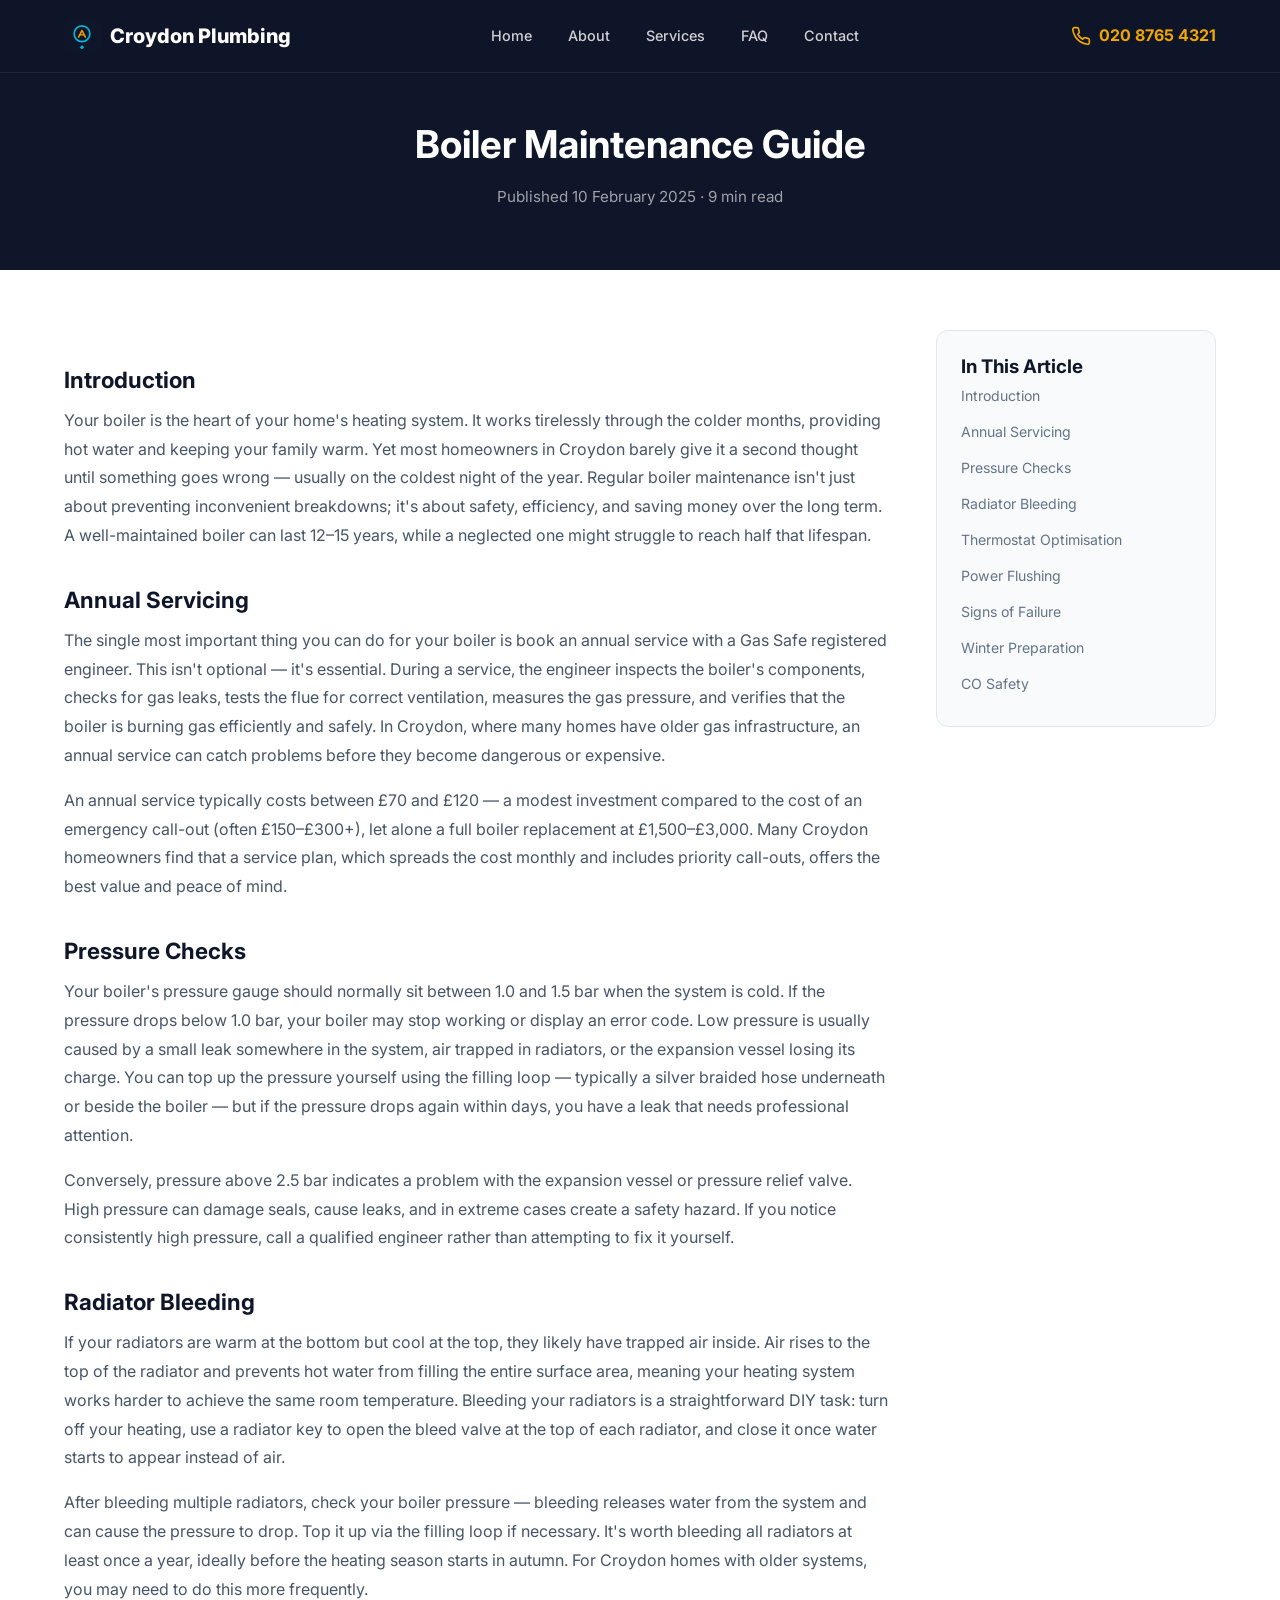
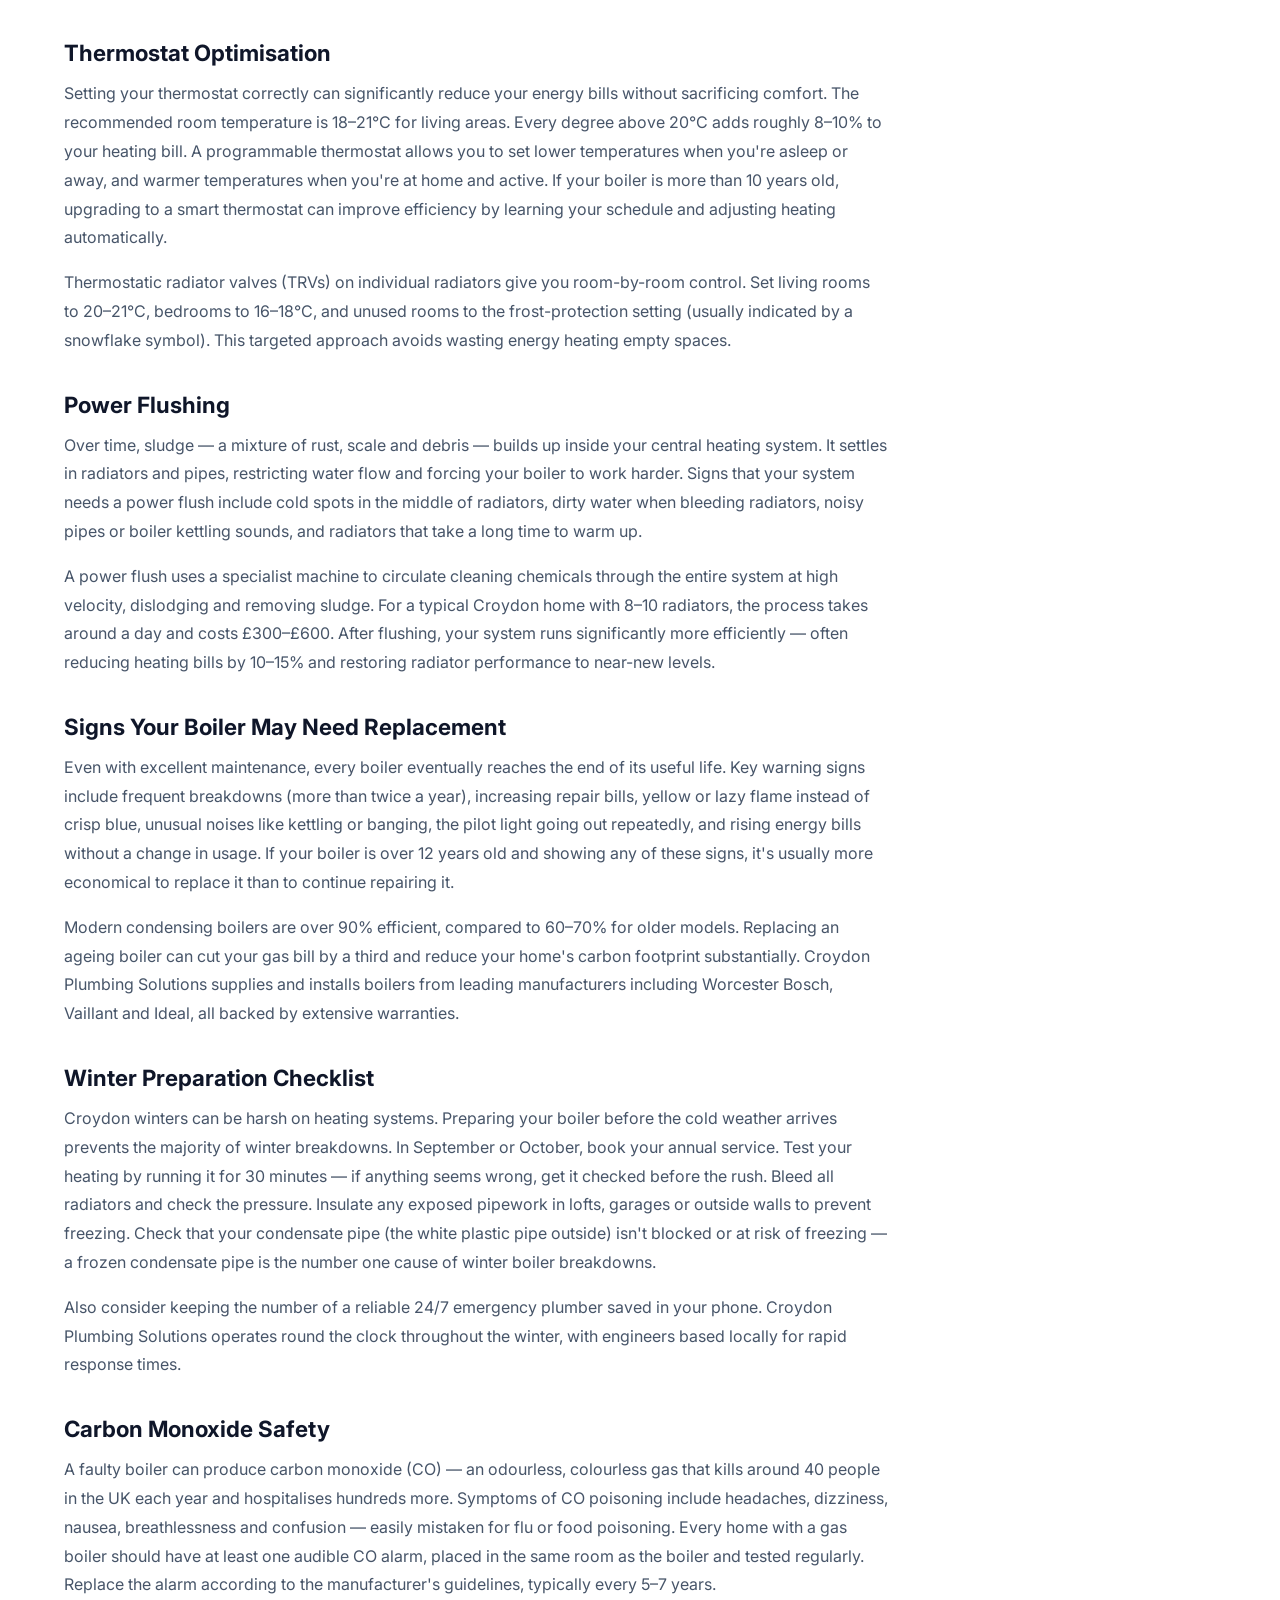
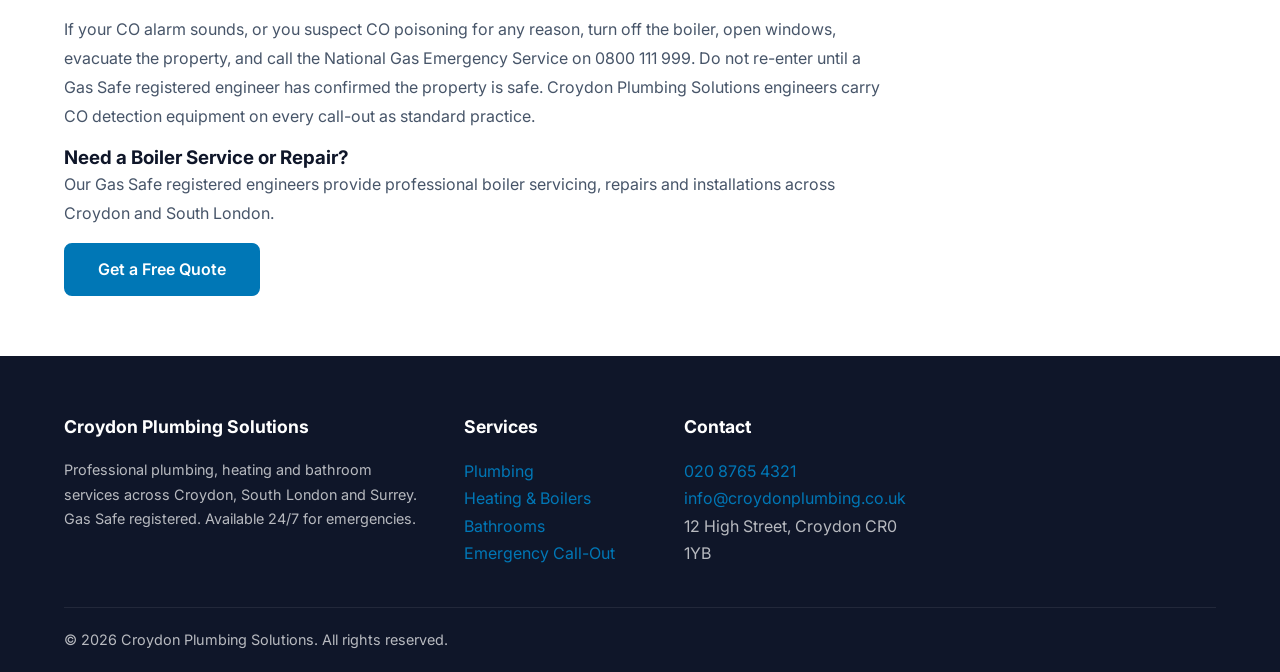
<file: blog/boiler-maintenance-guide.html>
<!DOCTYPE html>
<html lang="en-GB">
<head>
  <meta charset="UTF-8">
  <meta name="viewport" content="width=device-width, initial-scale=1.0">
  <title>Boiler Maintenance Guide | Croydon Plumbing Solutions</title>
  <meta name="description" content="Essential boiler maintenance tips to keep your heating system running efficiently, prevent breakdowns and extend the lifespan of your boiler.">
  <meta name="robots" content="index, follow">
  <link rel="canonical" href="https://senatorpablo.github.io/croydon-plumbing/blog/boiler-maintenance-guide.html">
  <meta property="og:type" content="article">
  <meta property="og:title" content="Boiler Maintenance Guide – Keep Your Heating Running Smoothly">
  <meta property="og:description" content="Essential boiler maintenance tips to prevent breakdowns, improve efficiency and extend the life of your heating system.">
  <meta property="og:url" content="https://senatorpablo.github.io/croydon-plumbing/blog/boiler-maintenance-guide.html">
  <meta property="og:image" content="https://senatorpablo.github.io/croydon-plumbing/og-image.svg">
  <link rel="icon" type="image/svg+xml" href="../favicon.svg">
  <link rel="preconnect" href="https://fonts.googleapis.com">
  <link rel="preconnect" href="https://fonts.gstatic.com" crossorigin>
  <link href="https://fonts.googleapis.com/css2?family=Inter:wght@400;500;600;700;800&display=swap" rel="stylesheet">
  <link rel="stylesheet" href="../styles.css">
  <script type="application/ld+json">
  {
    "@context": "https://schema.org",
    "@type": "Article",
    "headline": "Boiler Maintenance Guide – Keep Your Heating Running Smoothly",
    "description": "Essential boiler maintenance tips to prevent breakdowns, improve efficiency and extend the life of your heating system.",
    "author": {"@type": "Organization", "name": "Croydon Plumbing Solutions"},
    "publisher": {
      "@type": "Organization",
      "name": "Croydon Plumbing Solutions",
      "logo": {"@type": "ImageObject", "url": "https://senatorpablo.github.io/croydon-plumbing/favicon.svg"}
    },
    "datePublished": "2025-02-10",
    "dateModified": "2025-02-10",
    "mainEntityOfPage": "https://senatorpablo.github.io/croydon-plumbing/blog/boiler-maintenance-guide.html"
  }
  </script>
  <script type="application/ld+json">
  {
    "@context": "https://schema.org",
    "@type": "BreadcrumbList",
    "itemListElement": [
      {"@type": "ListItem", "position": 1, "name": "Home", "item": "https://senatorpablo.github.io/croydon-plumbing/"},
      {"@type": "ListItem", "position": 2, "name": "Blog", "item": "https://senatorpablo.github.io/croydon-plumbing/blog/boiler-maintenance-guide.html"},
      {"@type": "ListItem", "position": 3, "name": "Boiler Maintenance Guide"}
    ]
  }
  </script>
</head>
<body>
  <nav class="navbar">
    <div class="container">
      <a href="../index.html" class="nav-logo">
        <svg viewBox="0 0 64 64" xmlns="http://www.w3.org/2000/svg" aria-hidden="true"><rect width="64" height="64" rx="14" fill="#0F1629"/><circle cx="32" cy="28" r="14" fill="none" stroke="#00B4D8" stroke-width="3"/><path d="M26 34L32 22L38 34" fill="none" stroke="#F0A500" stroke-width="2.5" stroke-linecap="round" stroke-linejoin="round"/><line x1="28" y1="30" x2="36" y2="30" stroke="#F0A500" stroke-width="2" stroke-linecap="round"/><circle cx="32" cy="52" r="3" fill="#00B4D8"/></svg>
        Croydon Plumbing
      </a>
      <div class="nav-links" id="navLinks">
        <a href="../index.html">Home</a>
        <a href="../index.html#about">About</a>
        <a href="../index.html#services">Services</a>
        <a href="../index.html#faq">FAQ</a>
        <a href="../index.html#contact">Contact</a>
      </div>
      <div class="nav-cta" id="navCta">
        <a href="tel:02087654321" class="nav-phone">
          <svg viewBox="0 0 24 24" fill="none" stroke="currentColor" stroke-width="2" stroke-linecap="round" stroke-linejoin="round"><path d="M22 16.92v3a2 2 0 0 1-2.18 2 19.79 19.79 0 0 1-8.63-3.07 19.5 19.5 0 0 1-6-6A19.79 19.79 0 0 1 2.12 4.18 2 2 0 0 1 4.11 2h3a2 2 0 0 1 2 1.72c.127.96.361 1.903.7 2.81a2 2 0 0 1-.45 2.11L8.09 9.91a16 16 0 0 0 6 6l1.27-1.27a2 2 0 0 1 2.11-.45c.907.339 1.85.573 2.81.7A2 2 0 0 1 22 16.92z"/></svg>
          020 8765 4321
        </a>
      </div>
      <button class="hamburger" id="hamburger" aria-label="Toggle menu"><span></span><span></span><span></span></button>
    </div>
  </nav>

  <div class="blog-hero">
    <div class="container">
      <h1>Boiler Maintenance Guide</h1>
      <div class="meta">Published 10 February 2025 · 9 min read</div>
    </div>
  </div>

  <div class="container">
    <div class="blog-layout">
      <div class="blog-content">
        <h2 id="introduction">Introduction</h2>
        <p>Your boiler is the heart of your home's heating system. It works tirelessly through the colder months, providing hot water and keeping your family warm. Yet most homeowners in Croydon barely give it a second thought until something goes wrong — usually on the coldest night of the year. Regular boiler maintenance isn't just about preventing inconvenient breakdowns; it's about safety, efficiency, and saving money over the long term. A well-maintained boiler can last 12–15 years, while a neglected one might struggle to reach half that lifespan.</p>

        <h2 id="annual-servicing">Annual Servicing</h2>
        <p>The single most important thing you can do for your boiler is book an annual service with a Gas Safe registered engineer. This isn't optional — it's essential. During a service, the engineer inspects the boiler's components, checks for gas leaks, tests the flue for correct ventilation, measures the gas pressure, and verifies that the boiler is burning gas efficiently and safely. In Croydon, where many homes have older gas infrastructure, an annual service can catch problems before they become dangerous or expensive.</p>
        <p>An annual service typically costs between £70 and £120 — a modest investment compared to the cost of an emergency call-out (often £150–£300+), let alone a full boiler replacement at £1,500–£3,000. Many Croydon homeowners find that a service plan, which spreads the cost monthly and includes priority call-outs, offers the best value and peace of mind.</p>

        <h2 id="pressure-checks">Pressure Checks</h2>
        <p>Your boiler's pressure gauge should normally sit between 1.0 and 1.5 bar when the system is cold. If the pressure drops below 1.0 bar, your boiler may stop working or display an error code. Low pressure is usually caused by a small leak somewhere in the system, air trapped in radiators, or the expansion vessel losing its charge. You can top up the pressure yourself using the filling loop — typically a silver braided hose underneath or beside the boiler — but if the pressure drops again within days, you have a leak that needs professional attention.</p>
        <p>Conversely, pressure above 2.5 bar indicates a problem with the expansion vessel or pressure relief valve. High pressure can damage seals, cause leaks, and in extreme cases create a safety hazard. If you notice consistently high pressure, call a qualified engineer rather than attempting to fix it yourself.</p>

        <h2 id="radiator-bleeding">Radiator Bleeding</h2>
        <p>If your radiators are warm at the bottom but cool at the top, they likely have trapped air inside. Air rises to the top of the radiator and prevents hot water from filling the entire surface area, meaning your heating system works harder to achieve the same room temperature. Bleeding your radiators is a straightforward DIY task: turn off your heating, use a radiator key to open the bleed valve at the top of each radiator, and close it once water starts to appear instead of air.</p>
        <p>After bleeding multiple radiators, check your boiler pressure — bleeding releases water from the system and can cause the pressure to drop. Top it up via the filling loop if necessary. It's worth bleeding all radiators at least once a year, ideally before the heating season starts in autumn. For Croydon homes with older systems, you may need to do this more frequently.</p>

        <h2 id="thermostat-optimisation">Thermostat Optimisation</h2>
        <p>Setting your thermostat correctly can significantly reduce your energy bills without sacrificing comfort. The recommended room temperature is 18–21°C for living areas. Every degree above 20°C adds roughly 8–10% to your heating bill. A programmable thermostat allows you to set lower temperatures when you're asleep or away, and warmer temperatures when you're at home and active. If your boiler is more than 10 years old, upgrading to a smart thermostat can improve efficiency by learning your schedule and adjusting heating automatically.</p>
        <p>Thermostatic radiator valves (TRVs) on individual radiators give you room-by-room control. Set living rooms to 20–21°C, bedrooms to 16–18°C, and unused rooms to the frost-protection setting (usually indicated by a snowflake symbol). This targeted approach avoids wasting energy heating empty spaces.</p>

        <h2 id="power-flushing">Power Flushing</h2>
        <p>Over time, sludge — a mixture of rust, scale and debris — builds up inside your central heating system. It settles in radiators and pipes, restricting water flow and forcing your boiler to work harder. Signs that your system needs a power flush include cold spots in the middle of radiators, dirty water when bleeding radiators, noisy pipes or boiler kettling sounds, and radiators that take a long time to warm up.</p>
        <p>A power flush uses a specialist machine to circulate cleaning chemicals through the entire system at high velocity, dislodging and removing sludge. For a typical Croydon home with 8–10 radiators, the process takes around a day and costs £300–£600. After flushing, your system runs significantly more efficiently — often reducing heating bills by 10–15% and restoring radiator performance to near-new levels.</p>

        <h2 id="signs-of-failure">Signs Your Boiler May Need Replacement</h2>
        <p>Even with excellent maintenance, every boiler eventually reaches the end of its useful life. Key warning signs include frequent breakdowns (more than twice a year), increasing repair bills, yellow or lazy flame instead of crisp blue, unusual noises like kettling or banging, the pilot light going out repeatedly, and rising energy bills without a change in usage. If your boiler is over 12 years old and showing any of these signs, it's usually more economical to replace it than to continue repairing it.</p>
        <p>Modern condensing boilers are over 90% efficient, compared to 60–70% for older models. Replacing an ageing boiler can cut your gas bill by a third and reduce your home's carbon footprint substantially. Croydon Plumbing Solutions supplies and installs boilers from leading manufacturers including Worcester Bosch, Vaillant and Ideal, all backed by extensive warranties.</p>

        <h2 id="winter-preparation">Winter Preparation Checklist</h2>
        <p>Croydon winters can be harsh on heating systems. Preparing your boiler before the cold weather arrives prevents the majority of winter breakdowns. In September or October, book your annual service. Test your heating by running it for 30 minutes — if anything seems wrong, get it checked before the rush. Bleed all radiators and check the pressure. Insulate any exposed pipework in lofts, garages or outside walls to prevent freezing. Check that your condensate pipe (the white plastic pipe outside) isn't blocked or at risk of freezing — a frozen condensate pipe is the number one cause of winter boiler breakdowns.</p>
        <p>Also consider keeping the number of a reliable 24/7 emergency plumber saved in your phone. Croydon Plumbing Solutions operates round the clock throughout the winter, with engineers based locally for rapid response times.</p>

        <h2 id="carbon-monoxide-safety">Carbon Monoxide Safety</h2>
        <p>A faulty boiler can produce carbon monoxide (CO) — an odourless, colourless gas that kills around 40 people in the UK each year and hospitalises hundreds more. Symptoms of CO poisoning include headaches, dizziness, nausea, breathlessness and confusion — easily mistaken for flu or food poisoning. Every home with a gas boiler should have at least one audible CO alarm, placed in the same room as the boiler and tested regularly. Replace the alarm according to the manufacturer's guidelines, typically every 5–7 years.</p>
        <p>If your CO alarm sounds, or you suspect CO poisoning for any reason, turn off the boiler, open windows, evacuate the property, and call the National Gas Emergency Service on 0800 111 999. Do not re-enter until a Gas Safe registered engineer has confirmed the property is safe. Croydon Plumbing Solutions engineers carry CO detection equipment on every call-out as standard practice.</p>

        <div class="blog-cta">
          <h3>Need a Boiler Service or Repair?</h3>
          <p>Our Gas Safe registered engineers provide professional boiler servicing, repairs and installations across Croydon and South London.</p>
          <a href="../index.html#contact" class="btn btn-primary">Get a Free Quote</a>
        </div>
      </div>
      <aside class="blog-sidebar">
        <div class="toc">
          <h3>In This Article</h3>
          <ul>
            <li><a href="#introduction">Introduction</a></li>
            <li><a href="#annual-servicing">Annual Servicing</a></li>
            <li><a href="#pressure-checks">Pressure Checks</a></li>
            <li><a href="#radiator-bleeding">Radiator Bleeding</a></li>
            <li><a href="#thermostat-optimisation">Thermostat Optimisation</a></li>
            <li><a href="#power-flushing">Power Flushing</a></li>
            <li><a href="#signs-of-failure">Signs of Failure</a></li>
            <li><a href="#winter-preparation">Winter Preparation</a></li>
            <li><a href="#carbon-monoxide-safety">CO Safety</a></li>
          </ul>
        </div>
      </aside>
    </div>
  </div>

  <footer class="footer">
    <div class="container">
      <div class="footer-grid">
        <div class="footer-col">
          <h4>Croydon Plumbing Solutions</h4>
          <p>Professional plumbing, heating and bathroom services across Croydon, South London and Surrey. Gas Safe registered. Available 24/7 for emergencies.</p>
        </div>
        <div class="footer-col">
          <h4>Services</h4>
          <ul>
            <li><a href="../index.html#services">Plumbing</a></li>
            <li><a href="../index.html#services">Heating &amp; Boilers</a></li>
            <li><a href="../index.html#services">Bathrooms</a></li>
            <li><a href="../index.html#services">Emergency Call-Out</a></li>
          </ul>
        </div>
        <div class="footer-col">
          <h4>Contact</h4>
          <ul>
            <li><a href="tel:02087654321">020 8765 4321</a></li>
            <li><a href="mailto:info@croydonplumbing.co.uk">info@croydonplumbing.co.uk</a></li>
            <li>12 High Street, Croydon CR0 1YB</li>
          </ul>
        </div>
      </div>
      <div class="footer-bottom">
        <p>&copy; <span class="js-year">2026</span> Croydon Plumbing Solutions. All rights reserved.</p>
      </div>
    </div>
  </footer>
  <script src="../app.js"></script>
</body>
</html>
</file>
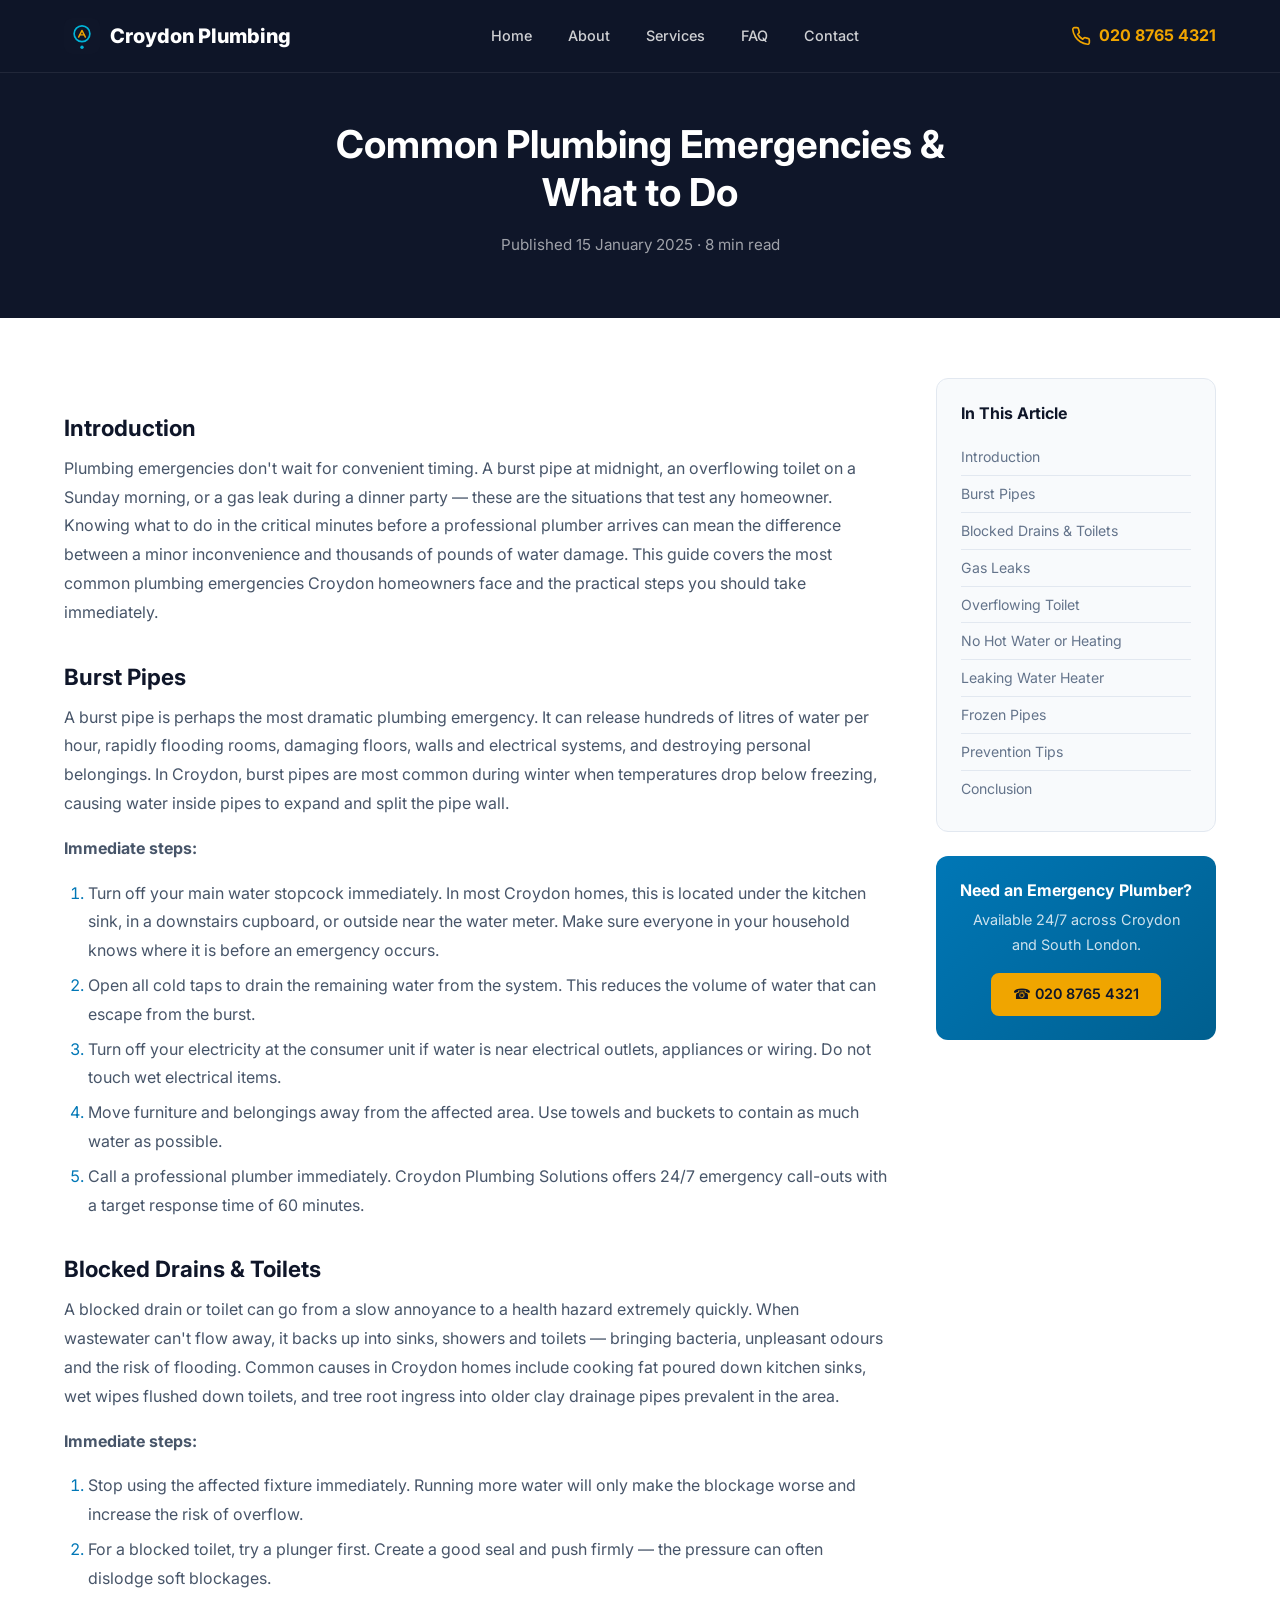
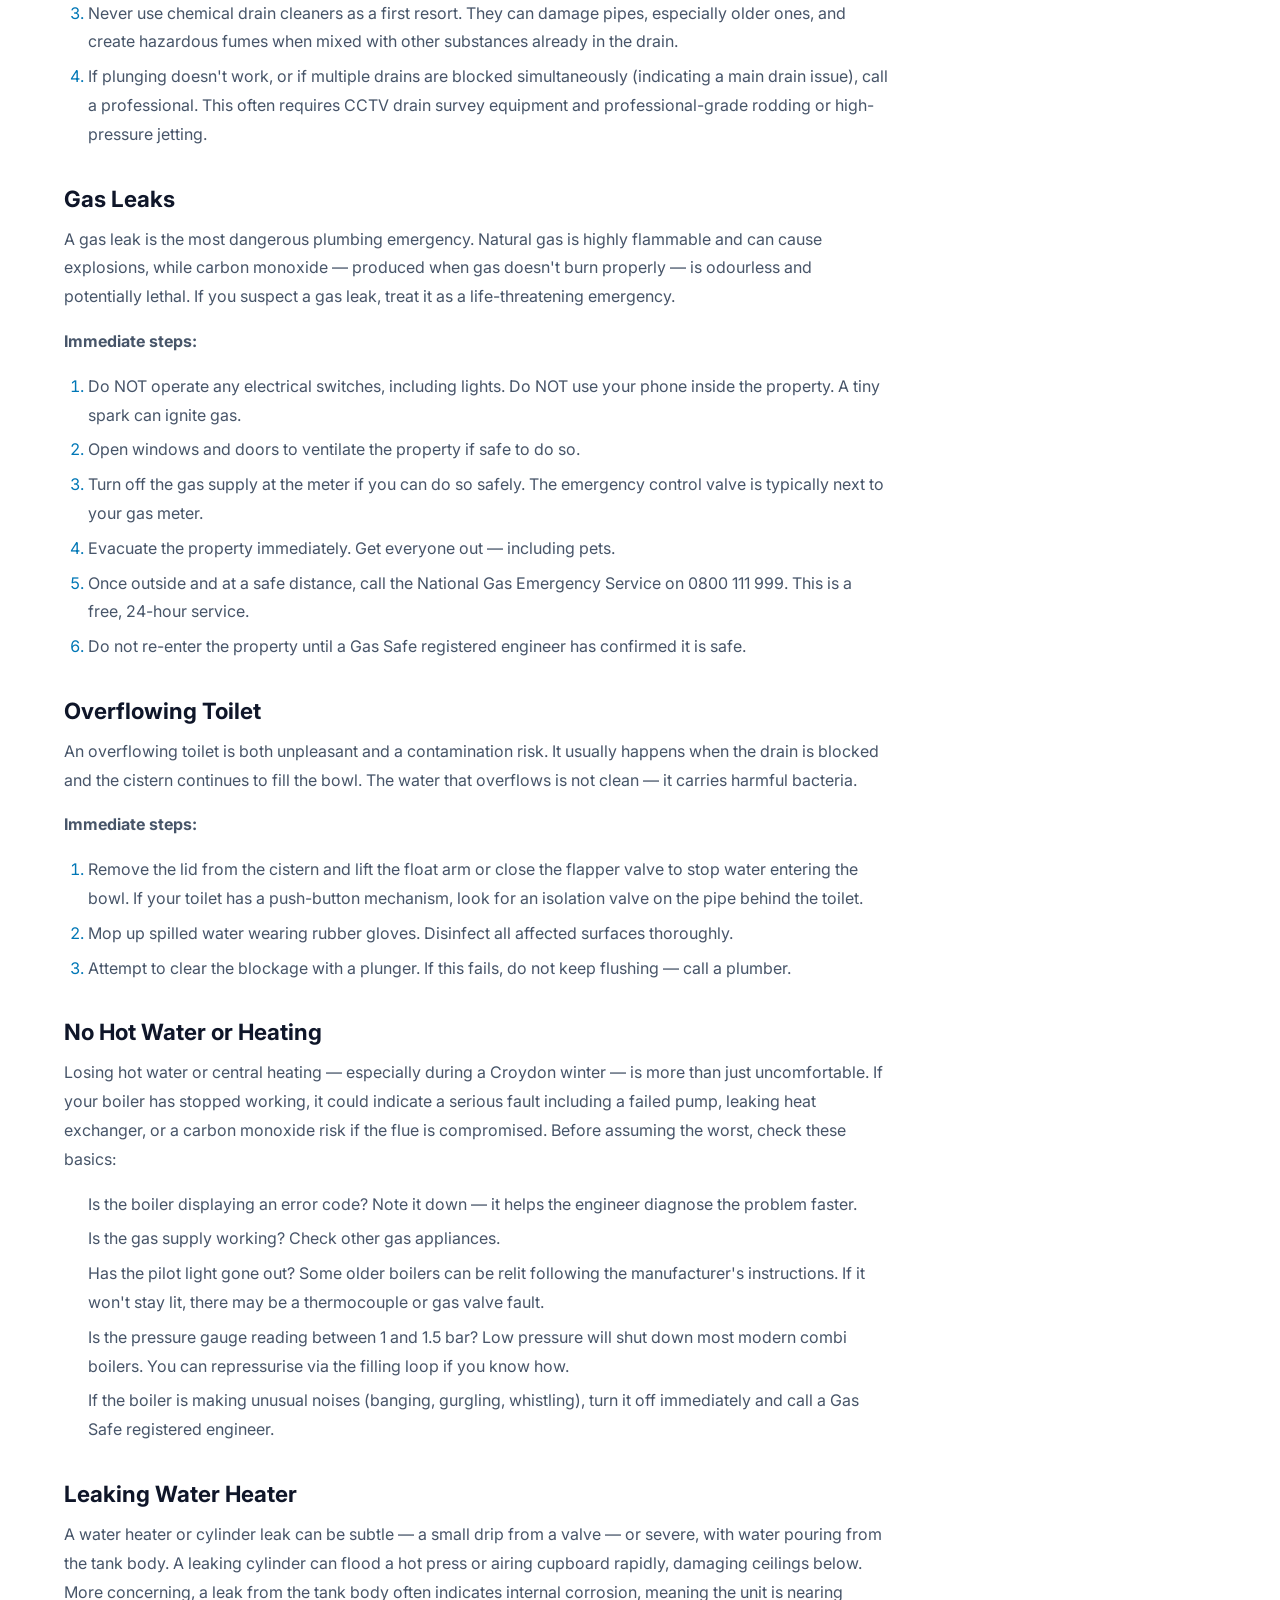
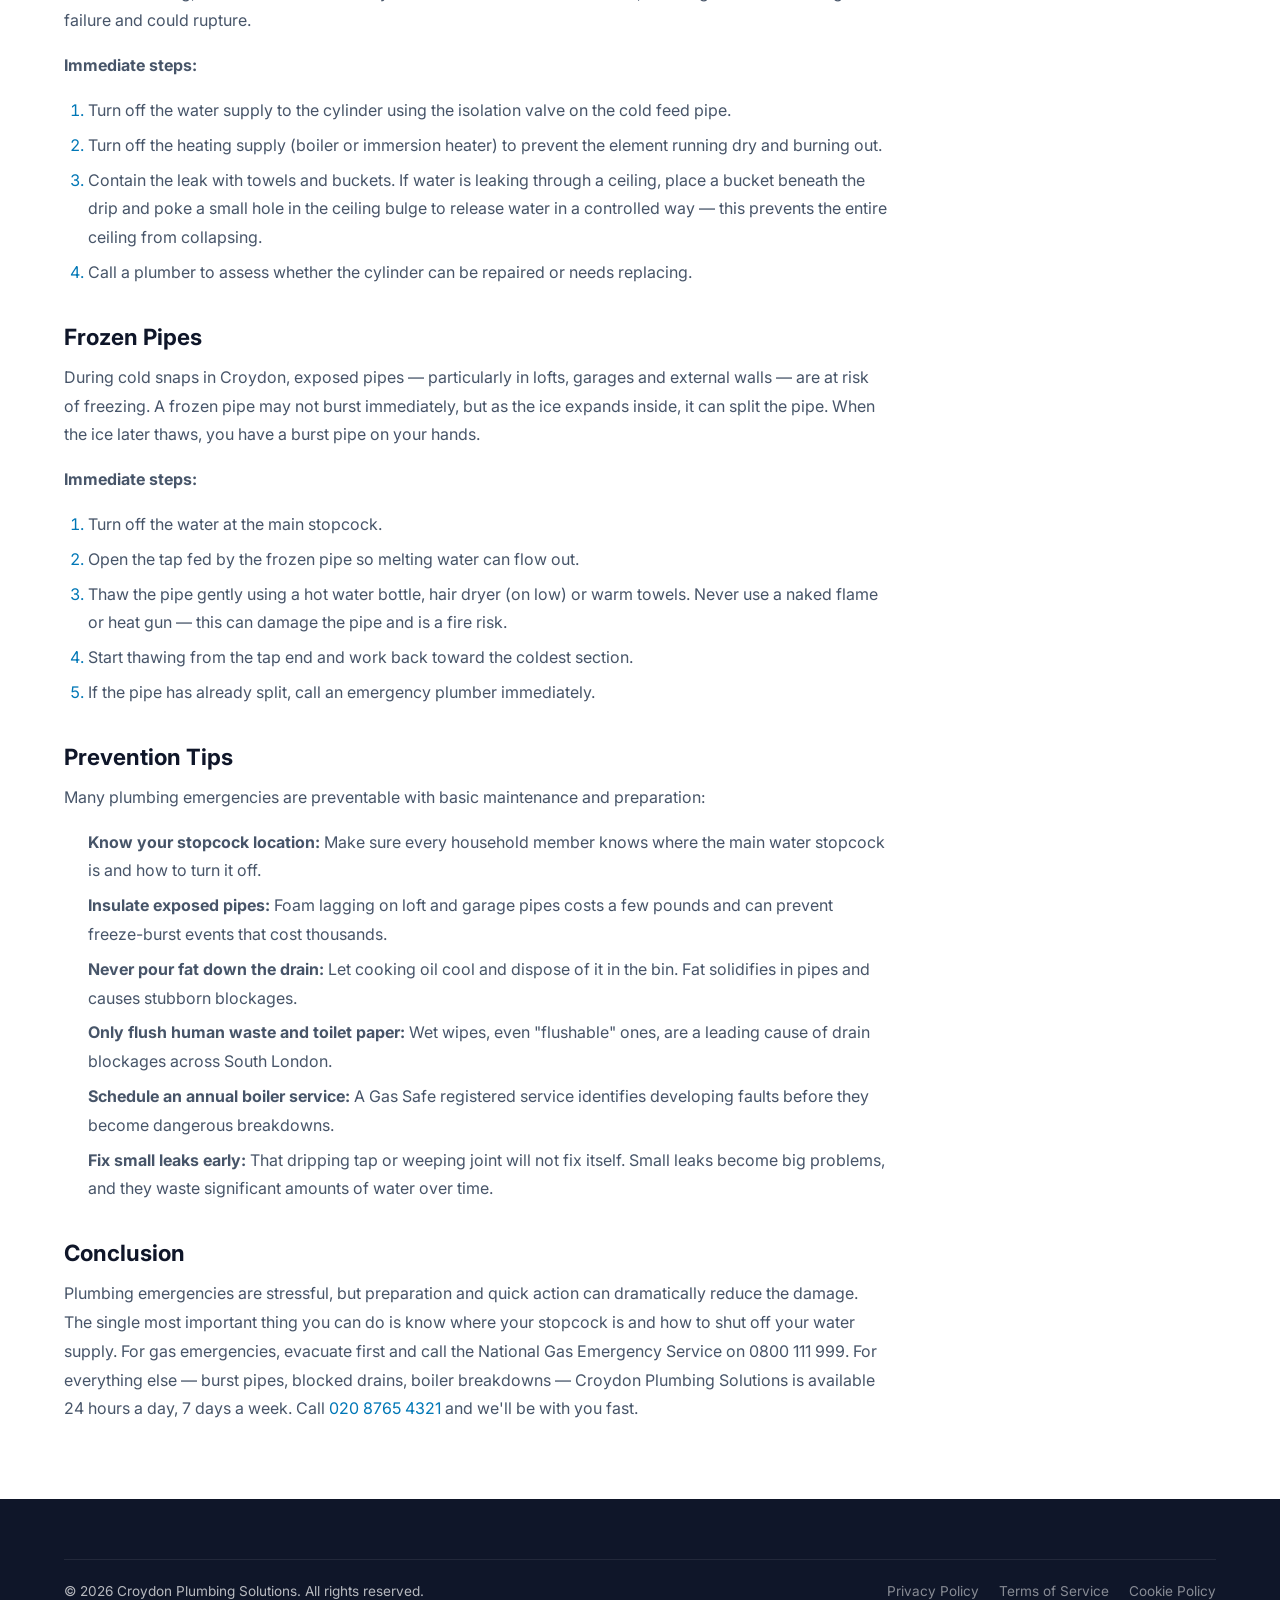
<file: blog/common-plumbing-emergencies.html>
<!DOCTYPE html>
<html lang="en-GB">
<head>
  <meta charset="UTF-8">
  <meta name="viewport" content="width=device-width, initial-scale=1.0">
  <title>Common Plumbing Emergencies &amp; What to Do | Croydon Plumbing Solutions</title>
  <meta name="description" content="Learn how to handle common plumbing emergencies before the plumber arrives. Burst pipes, blocked drains, gas leaks — expert advice from Croydon Plumbing Solutions.">
  <meta name="robots" content="index, follow">
  <link rel="canonical" href="https://senatorpablo.github.io/croydon-plumbing/blog/common-plumbing-emergencies.html">
  <meta property="og:type" content="article">
  <meta property="og:title" content="Common Plumbing Emergencies & What to Do">
  <meta property="og:description" content="Expert advice on handling burst pipes, blocked drains, gas leaks and other plumbing emergencies before professional help arrives.">
  <meta property="og:url" content="https://senatorpablo.github.io/croydon-plumbing/blog/common-plumbing-emergencies.html">
  <meta property="og:image" content="https://senatorpablo.github.io/croydon-plumbing/blog/emergency-illustration.svg">
  <link rel="icon" type="image/svg+xml" href="../favicon.svg">
  <link rel="preconnect" href="https://fonts.googleapis.com">
  <link rel="preconnect" href="https://fonts.gstatic.com" crossorigin>
  <link href="https://fonts.googleapis.com/css2?family=Inter:wght@400;500;600;700;800&display=swap" rel="stylesheet">
  <link rel="stylesheet" href="../styles.css">
  <script type="application/ld+json">
  {
    "@context": "https://schema.org",
    "@type": "Article",
    "headline": "Common Plumbing Emergencies & What to Do",
    "description": "Expert advice on handling burst pipes, blocked drains, gas leaks and other plumbing emergencies before professional help arrives.",
    "author": {"@type": "Organization", "name": "Croydon Plumbing Solutions"},
    "publisher": {
      "@type": "Organization",
      "name": "Croydon Plumbing Solutions",
      "logo": {"@type": "ImageObject", "url": "https://senatorpablo.github.io/croydon-plumbing/favicon.svg"}
    },
    "datePublished": "2025-01-15",
    "dateModified": "2025-01-15",
    "mainEntityOfPage": "https://senatorpablo.github.io/croydon-plumbing/blog/common-plumbing-emergencies.html"
  }
  </script>
  <script type="application/ld+json">
  {
    "@context": "https://schema.org",
    "@type": "BreadcrumbList",
    "itemListElement": [
      {"@type": "ListItem", "position": 1, "name": "Home", "item": "https://senatorpablo.github.io/croydon-plumbing/"},
      {"@type": "ListItem", "position": 2, "name": "Blog", "item": "https://senatorpablo.github.io/croydon-plumbing/blog/common-plumbing-emergencies.html"},
      {"@type": "ListItem", "position": 3, "name": "Common Plumbing Emergencies"}
    ]
  }
  </script>
</head>
<body>
  <nav class="navbar">
    <div class="container">
      <a href="../index.html" class="nav-logo">
        <svg viewBox="0 0 64 64" xmlns="http://www.w3.org/2000/svg" aria-hidden="true"><rect width="64" height="64" rx="14" fill="#0F1629"/><circle cx="32" cy="28" r="14" fill="none" stroke="#00B4D8" stroke-width="3"/><path d="M26 34L32 22L38 34" fill="none" stroke="#F0A500" stroke-width="2.5" stroke-linecap="round" stroke-linejoin="round"/><line x1="28" y1="30" x2="36" y2="30" stroke="#F0A500" stroke-width="2" stroke-linecap="round"/><circle cx="32" cy="52" r="3" fill="#00B4D8"/></svg>
        Croydon Plumbing
      </a>
      <div class="nav-links" id="navLinks">
        <a href="../index.html">Home</a>
        <a href="../index.html#about">About</a>
        <a href="../index.html#services">Services</a>
        <a href="../index.html#faq">FAQ</a>
        <a href="../index.html#contact">Contact</a>
      </div>
      <div class="nav-cta" id="navCta">
        <a href="tel:02087654321" class="nav-phone">
          <svg viewBox="0 0 24 24" fill="none" stroke="currentColor" stroke-width="2" stroke-linecap="round" stroke-linejoin="round"><path d="M22 16.92v3a2 2 0 0 1-2.18 2 19.79 19.79 0 0 1-8.63-3.07 19.5 19.5 0 0 1-6-6A19.79 19.79 0 0 1 2.12 4.18 2 2 0 0 1 4.11 2h3a2 2 0 0 1 2 1.72c.127.96.361 1.903.7 2.81a2 2 0 0 1-.45 2.11L8.09 9.91a16 16 0 0 0 6 6l1.27-1.27a2 2 0 0 1 2.11-.45c.907.339 1.85.573 2.81.7A2 2 0 0 1 22 16.92z"/></svg>
          020 8765 4321
        </a>
      </div>
      <button class="hamburger" id="hamburger" aria-label="Toggle menu"><span></span><span></span><span></span></button>
    </div>
  </nav>

  <div class="blog-hero">
    <div class="container">
      <h1>Common Plumbing Emergencies &amp; What to Do</h1>
      <div class="meta">Published 15 January 2025 · 8 min read</div>
    </div>
  </div>

  <div class="container">
    <div class="blog-layout">
      <div class="blog-content">
        <h2 id="introduction">Introduction</h2>
        <p>Plumbing emergencies don't wait for convenient timing. A burst pipe at midnight, an overflowing toilet on a Sunday morning, or a gas leak during a dinner party — these are the situations that test any homeowner. Knowing what to do in the critical minutes before a professional plumber arrives can mean the difference between a minor inconvenience and thousands of pounds of water damage. This guide covers the most common plumbing emergencies Croydon homeowners face and the practical steps you should take immediately.</p>

        <h2 id="burst-pipes">Burst Pipes</h2>
        <p>A burst pipe is perhaps the most dramatic plumbing emergency. It can release hundreds of litres of water per hour, rapidly flooding rooms, damaging floors, walls and electrical systems, and destroying personal belongings. In Croydon, burst pipes are most common during winter when temperatures drop below freezing, causing water inside pipes to expand and split the pipe wall.</p>
        <p><strong>Immediate steps:</strong></p>
        <ol>
          <li>Turn off your main water stopcock immediately. In most Croydon homes, this is located under the kitchen sink, in a downstairs cupboard, or outside near the water meter. Make sure everyone in your household knows where it is before an emergency occurs.</li>
          <li>Open all cold taps to drain the remaining water from the system. This reduces the volume of water that can escape from the burst.</li>
          <li>Turn off your electricity at the consumer unit if water is near electrical outlets, appliances or wiring. Do not touch wet electrical items.</li>
          <li>Move furniture and belongings away from the affected area. Use towels and buckets to contain as much water as possible.</li>
          <li>Call a professional plumber immediately. Croydon Plumbing Solutions offers 24/7 emergency call-outs with a target response time of 60 minutes.</li>
        </ol>

        <h2 id="blocked-drains">Blocked Drains &amp; Toilets</h2>
        <p>A blocked drain or toilet can go from a slow annoyance to a health hazard extremely quickly. When wastewater can't flow away, it backs up into sinks, showers and toilets — bringing bacteria, unpleasant odours and the risk of flooding. Common causes in Croydon homes include cooking fat poured down kitchen sinks, wet wipes flushed down toilets, and tree root ingress into older clay drainage pipes prevalent in the area.</p>
        <p><strong>Immediate steps:</strong></p>
        <ol>
          <li>Stop using the affected fixture immediately. Running more water will only make the blockage worse and increase the risk of overflow.</li>
          <li>For a blocked toilet, try a plunger first. Create a good seal and push firmly — the pressure can often dislodge soft blockages.</li>
          <li>Never use chemical drain cleaners as a first resort. They can damage pipes, especially older ones, and create hazardous fumes when mixed with other substances already in the drain.</li>
          <li>If plunging doesn't work, or if multiple drains are blocked simultaneously (indicating a main drain issue), call a professional. This often requires CCTV drain survey equipment and professional-grade rodding or high-pressure jetting.</li>
        </ol>

        <h2 id="gas-leaks">Gas Leaks</h2>
        <p>A gas leak is the most dangerous plumbing emergency. Natural gas is highly flammable and can cause explosions, while carbon monoxide — produced when gas doesn't burn properly — is odourless and potentially lethal. If you suspect a gas leak, treat it as a life-threatening emergency.</p>
        <p><strong>Immediate steps:</strong></p>
        <ol>
          <li>Do NOT operate any electrical switches, including lights. Do NOT use your phone inside the property. A tiny spark can ignite gas.</li>
          <li>Open windows and doors to ventilate the property if safe to do so.</li>
          <li>Turn off the gas supply at the meter if you can do so safely. The emergency control valve is typically next to your gas meter.</li>
          <li>Evacuate the property immediately. Get everyone out — including pets.</li>
          <li>Once outside and at a safe distance, call the National Gas Emergency Service on 0800 111 999. This is a free, 24-hour service.</li>
          <li>Do not re-enter the property until a Gas Safe registered engineer has confirmed it is safe.</li>
        </ol>

        <h2 id="overflowing-toilet">Overflowing Toilet</h2>
        <p>An overflowing toilet is both unpleasant and a contamination risk. It usually happens when the drain is blocked and the cistern continues to fill the bowl. The water that overflows is not clean — it carries harmful bacteria.</p>
        <p><strong>Immediate steps:</strong></p>
        <ol>
          <li>Remove the lid from the cistern and lift the float arm or close the flapper valve to stop water entering the bowl. If your toilet has a push-button mechanism, look for an isolation valve on the pipe behind the toilet.</li>
          <li>Mop up spilled water wearing rubber gloves. Disinfect all affected surfaces thoroughly.</li>
          <li>Attempt to clear the blockage with a plunger. If this fails, do not keep flushing — call a plumber.</li>
        </ol>

        <h2 id="no-hot-water">No Hot Water or Heating</h2>
        <p>Losing hot water or central heating — especially during a Croydon winter — is more than just uncomfortable. If your boiler has stopped working, it could indicate a serious fault including a failed pump, leaking heat exchanger, or a carbon monoxide risk if the flue is compromised. Before assuming the worst, check these basics:</p>
        <ul>
          <li>Is the boiler displaying an error code? Note it down — it helps the engineer diagnose the problem faster.</li>
          <li>Is the gas supply working? Check other gas appliances.</li>
          <li>Has the pilot light gone out? Some older boilers can be relit following the manufacturer's instructions. If it won't stay lit, there may be a thermocouple or gas valve fault.</li>
          <li>Is the pressure gauge reading between 1 and 1.5 bar? Low pressure will shut down most modern combi boilers. You can repressurise via the filling loop if you know how.</li>
          <li>If the boiler is making unusual noises (banging, gurgling, whistling), turn it off immediately and call a Gas Safe registered engineer.</li>
        </ul>

        <h2 id="leaking-water-heater">Leaking Water Heater</h2>
        <p>A water heater or cylinder leak can be subtle — a small drip from a valve — or severe, with water pouring from the tank body. A leaking cylinder can flood a hot press or airing cupboard rapidly, damaging ceilings below. More concerning, a leak from the tank body often indicates internal corrosion, meaning the unit is nearing failure and could rupture.</p>
        <p><strong>Immediate steps:</strong></p>
        <ol>
          <li>Turn off the water supply to the cylinder using the isolation valve on the cold feed pipe.</li>
          <li>Turn off the heating supply (boiler or immersion heater) to prevent the element running dry and burning out.</li>
          <li>Contain the leak with towels and buckets. If water is leaking through a ceiling, place a bucket beneath the drip and poke a small hole in the ceiling bulge to release water in a controlled way — this prevents the entire ceiling from collapsing.</li>
          <li>Call a plumber to assess whether the cylinder can be repaired or needs replacing.</li>
        </ol>

        <h2 id="frozen-pipes">Frozen Pipes</h2>
        <p>During cold snaps in Croydon, exposed pipes — particularly in lofts, garages and external walls — are at risk of freezing. A frozen pipe may not burst immediately, but as the ice expands inside, it can split the pipe. When the ice later thaws, you have a burst pipe on your hands.</p>
        <p><strong>Immediate steps:</strong></p>
        <ol>
          <li>Turn off the water at the main stopcock.</li>
          <li>Open the tap fed by the frozen pipe so melting water can flow out.</li>
          <li>Thaw the pipe gently using a hot water bottle, hair dryer (on low) or warm towels. Never use a naked flame or heat gun — this can damage the pipe and is a fire risk.</li>
          <li>Start thawing from the tap end and work back toward the coldest section.</li>
          <li>If the pipe has already split, call an emergency plumber immediately.</li>
        </ol>

        <h2 id="prevention">Prevention Tips</h2>
        <p>Many plumbing emergencies are preventable with basic maintenance and preparation:</p>
        <ul>
          <li><strong>Know your stopcock location:</strong> Make sure every household member knows where the main water stopcock is and how to turn it off.</li>
          <li><strong>Insulate exposed pipes:</strong> Foam lagging on loft and garage pipes costs a few pounds and can prevent freeze-burst events that cost thousands.</li>
          <li><strong>Never pour fat down the drain:</strong> Let cooking oil cool and dispose of it in the bin. Fat solidifies in pipes and causes stubborn blockages.</li>
          <li><strong>Only flush human waste and toilet paper:</strong> Wet wipes, even "flushable" ones, are a leading cause of drain blockages across South London.</li>
          <li><strong>Schedule an annual boiler service:</strong> A Gas Safe registered service identifies developing faults before they become dangerous breakdowns.</li>
          <li><strong>Fix small leaks early:</strong> That dripping tap or weeping joint will not fix itself. Small leaks become big problems, and they waste significant amounts of water over time.</li>
        </ul>

        <h2 id="conclusion">Conclusion</h2>
        <p>Plumbing emergencies are stressful, but preparation and quick action can dramatically reduce the damage. The single most important thing you can do is know where your stopcock is and how to shut off your water supply. For gas emergencies, evacuate first and call the National Gas Emergency Service on 0800 111 999. For everything else — burst pipes, blocked drains, boiler breakdowns — Croydon Plumbing Solutions is available 24 hours a day, 7 days a week. Call <a href="tel:02087654321">020 8765 4321</a> and we'll be with you fast.</p>
      </div>
      <aside class="blog-sidebar">
        <div class="toc">
          <h4>In This Article</h4>
          <a href="#introduction">Introduction</a>
          <a href="#burst-pipes">Burst Pipes</a>
          <a href="#blocked-drains">Blocked Drains &amp; Toilets</a>
          <a href="#gas-leaks">Gas Leaks</a>
          <a href="#overflowing-toilet">Overflowing Toilet</a>
          <a href="#no-hot-water">No Hot Water or Heating</a>
          <a href="#leaking-water-heater">Leaking Water Heater</a>
          <a href="#frozen-pipes">Frozen Pipes</a>
          <a href="#prevention">Prevention Tips</a>
          <a href="#conclusion">Conclusion</a>
        </div>
        <div class="blog-cta-box">
          <h4>Need an Emergency Plumber?</h4>
          <p>Available 24/7 across Croydon and South London.</p>
          <a href="tel:02087654321" class="btn btn-gold btn-sm">☎ 020 8765 4321</a>
        </div>
      </aside>
    </div>
  </div>

  <footer class="footer">
    <div class="container">
      <div class="footer-bottom">
        <span>© <span class="js-year">2026</span> Croydon Plumbing Solutions. All rights reserved.</span>
        <div class="footer-bottom-links">
          <a href="../privacy.html">Privacy Policy</a>
          <a href="../terms.html">Terms of Service</a>
          <a href="../cookie-policy.html">Cookie Policy</a>
        </div>
      </div>
    </div>
  </footer>
  <script src="../app.js"></script>
</body>
</html>
</file>
<file: styles.css>
/* ===== CROYDON PLUMBING SOLUTIONS — Main Stylesheet ===== */

/* --- Reset & Base --- */
*, *::before, *::after { box-sizing: border-box; margin: 0; padding: 0; }
html { scroll-behavior: smooth; scroll-padding-top: 80px; }
body {
  font-family: 'Inter', system-ui, -apple-system, BlinkMacSystemFont, 'Segoe UI', sans-serif;
  color: #1e293b;
  background: #fff;
  line-height: 1.7;
  -webkit-font-smoothing: antialiased;
}
img { max-width: 100%; height: auto; display: block; }
a { color: #0077B6; text-decoration: none; transition: color .2s; }
a:hover { color: #00B4D8; }
ul { list-style: none; }
h1, h2, h3, h4, h5, h6 { line-height: 1.25; color: #0F1629; font-weight: 700; }

/* --- Utility --- */
.container { max-width: 1200px; margin: 0 auto; padding: 0 24px; }
.section-pad { padding: 80px 0; }
.text-center { text-align: center; }
.text-gold { color: #F0A500; }
.text-blue { color: #0077B6; }
.text-teal { color: #00B4D8; }
.bg-light { background: #F8FAFC; }
.bg-navy { background: #0F1629; color: #fff; }
.bg-navy h2, .bg-navy h3, .bg-navy h4 { color: #fff; }
.sr-only { position: absolute; width: 1px; height: 1px; padding: 0; margin: -1px; overflow: hidden; clip: rect(0,0,0,0); border: 0; }

/* --- Buttons --- */
.btn {
  display: inline-flex; align-items: center; gap: 8px;
  padding: 14px 32px; border-radius: 8px; font-weight: 600; font-size: 1rem;
  border: 2px solid transparent; cursor: pointer; transition: all .25s ease;
  text-decoration: none; line-height: 1.3;
}
.btn-primary { background: #0077B6; color: #fff; border-color: #0077B6; }
.btn-primary:hover { background: #005f8f; border-color: #005f8f; color: #fff; }
.btn-gold { background: #F0A500; color: #0F1629; border-color: #F0A500; }
.btn-gold:hover { background: #d49000; border-color: #d49000; color: #0F1629; }
.btn-outline { background: transparent; color: #fff; border-color: #fff; }
.btn-outline:hover { background: #fff; color: #0F1629; }
.btn-outline-blue { background: transparent; color: #0077B6; border-color: #0077B6; }
.btn-outline-blue:hover { background: #0077B6; color: #fff; }
.btn-sm { padding: 10px 20px; font-size: .9rem; }

/* --- Sticky Navigation --- */
.navbar {
  position: fixed; top: 0; left: 0; width: 100%; z-index: 1000;
  background: rgba(15, 22, 41, 0.95); backdrop-filter: blur(12px);
  border-bottom: 1px solid rgba(255,255,255,0.08);
  transition: box-shadow .3s;
}
.navbar.scrolled { box-shadow: 0 4px 30px rgba(0,0,0,.3); }
.navbar .container { display: flex; align-items: center; justify-content: space-between; height: 72px; }
.nav-logo { display: flex; align-items: center; gap: 10px; color: #fff; font-weight: 800; font-size: 1.25rem; }
.nav-logo svg { width: 36px; height: 36px; }
.nav-links { display: flex; align-items: center; gap: 4px; }
.nav-links a {
  color: rgba(255,255,255,.8); padding: 8px 16px; border-radius: 6px;
  font-size: .9rem; font-weight: 500; transition: all .2s;
}
.nav-links a:hover, .nav-links a.active { color: #fff; background: rgba(255,255,255,.1); }
.nav-cta { margin-left: 12px; }
.nav-phone { display: flex; align-items: center; gap: 8px; color: #F0A500; font-weight: 700; font-size: 1rem; }
.nav-phone svg { width: 20px; height: 20px; }

/* Mobile menu */
.hamburger { display: none; background: none; border: none; cursor: pointer; padding: 8px; }
.hamburger span { display: block; width: 24px; height: 2px; background: #fff; margin: 5px 0; transition: all .3s; }
.hamburger.open span:nth-child(1) { transform: rotate(45deg) translate(5px, 5px); }
.hamburger.open span:nth-child(2) { opacity: 0; }
.hamburger.open span:nth-child(3) { transform: rotate(-45deg) translate(5px, -5px); }

@media (max-width: 968px) {
  .hamburger { display: block; }
  .nav-links, .nav-cta {
    position: absolute; top: 72px; left: 0; width: 100%;
    background: rgba(15,22,41,.98); flex-direction: column; padding: 16px 24px;
    transform: translateY(-120%); opacity: 0; pointer-events: none; transition: all .3s;
  }
  .nav-links.open, .nav-cta.open { transform: translateY(0); opacity: 1; pointer-events: all; position: relative; top: 0; }
  .nav-links { gap: 0; }
  .nav-links a { display: block; padding: 12px 0; border-bottom: 1px solid rgba(255,255,255,.06); border-radius: 0; }
  .nav-cta { margin-left: 0; padding-bottom: 16px; }
}

/* --- Hero --- */
.hero {
  position: relative; min-height: 100vh; display: flex; align-items: center;
  background: #0F1629; overflow: hidden; padding-top: 72px;
}
.hero::before {
  content: ''; position: absolute; inset: 0;
  background: radial-gradient(ellipse at 70% 50%, rgba(0,119,182,.15) 0%, transparent 60%),
              radial-gradient(ellipse at 20% 80%, rgba(0,180,216,.1) 0%, transparent 50%);
}
.hero-grid { display: grid; grid-template-columns: 1fr 1fr; gap: 60px; align-items: center; position: relative; z-index: 1; }
.hero-content h1 { font-size: 3.2rem; color: #fff; margin-bottom: 20px; }
.hero-content h1 span { color: #00B4D8; }
.hero-content p { font-size: 1.15rem; color: rgba(255,255,255,.8); margin-bottom: 32px; max-width: 520px; line-height: 1.8; }
.hero-buttons { display: flex; gap: 16px; flex-wrap: wrap; margin-bottom: 40px; }
.hero-visual { display: flex; justify-content: center; align-items: center; }
.hero-illustration { width: 100%; max-width: 480px; }
.hero-image { width: 100%; max-width: 480px; border-radius: 16px; box-shadow: 0 8px 32px rgba(0,0,0,.3); object-fit: cover; }
@media (max-width: 968px) {
  .hero-grid { grid-template-columns: 1fr; text-align: center; }
  .hero-content p { margin: 0 auto 32px; }
  .hero-buttons { justify-content: center; }
  .hero-content h1 { font-size: 2.4rem; }
  .hero-illustration { max-width: 320px; }
  .hero-image { max-width: 320px; }
}

/* --- Emergency Banner --- */
.emergency-banner {
  background: linear-gradient(135deg, #F0A500, #e09200);
  padding: 14px 0; text-align: center; color: #0F1629; font-weight: 700;
  font-size: .95rem; position: relative; z-index: 2;
}
.emergency-banner a { color: #0F1629; text-decoration: underline; font-weight: 800; }

/* --- Trust Badges --- */
.trust-badges { padding: 40px 0; background: #fff; border-bottom: 1px solid #e2e8f0; }
.trust-badges .container { display: flex; justify-content: center; align-items: center; gap: 48px; flex-wrap: wrap; }
.trust-badge { display: flex; align-items: center; gap: 12px; color: #64748b; font-weight: 600; font-size: .95rem; }
.trust-badge svg { width: 36px; height: 36px; color: #0077B6; }

/* --- Section Titles --- */
.section-title { text-align: center; margin-bottom: 56px; }
.section-title h2 { font-size: 2.2rem; margin-bottom: 12px; }
.section-title p { color: #64748b; font-size: 1.1rem; max-width: 600px; margin: 0 auto; }
.section-title .accent-line { width: 60px; height: 4px; background: #F0A500; border-radius: 2px; margin: 16px auto 0; }

/* --- Services --- */
.services-grid { display: grid; grid-template-columns: repeat(3, 1fr); gap: 32px; }
.service-card {
  background: #fff; border-radius: 16px; padding: 40px 32px; text-align: center;
  border: 1px solid #e2e8f0; transition: all .3s ease;
  position: relative; overflow: hidden;
}
.service-card::before {
  content: ''; position: absolute; top: 0; left: 0; width: 100%; height: 4px;
  background: linear-gradient(90deg, #0077B6, #00B4D8); transform: scaleX(0);
  transform-origin: left; transition: transform .3s;
}
.service-card:hover { transform: translateY(-8px); box-shadow: 0 20px 60px rgba(0,0,0,.1); }
.service-card:hover::before { transform: scaleX(1); }
.service-icon {
  width: 72px; height: 72px; border-radius: 16px; margin: 0 auto 24px;
  display: flex; align-items: center; justify-content: center;
  background: linear-gradient(135deg, rgba(0,119,182,.1), rgba(0,180,216,.1));
  color: #0077B6;
}
.service-icon svg { width: 36px; height: 36px; }
.service-icon img { width: 48px; height: 48px; object-fit: contain; }
.service-card h3 { font-size: 1.4rem; margin-bottom: 12px; }
.service-card p { color: #64748b; margin-bottom: 20px; }
.service-card ul { text-align: left; margin-bottom: 24px; }
.service-card ul li { padding: 6px 0; color: #475569; font-size: .93rem; padding-left: 20px; position: relative; }
.service-card ul li::before { content: '✓'; position: absolute; left: 0; color: #0077B6; font-weight: 700; }
@media (max-width: 768px) { .services-grid { grid-template-columns: 1fr; } }

/* --- Why Choose Us --- */
.why-grid { display: grid; grid-template-columns: repeat(2, 1fr); gap: 40px; }
.why-card { display: flex; gap: 20px; align-items: flex-start; }
.why-icon {
  flex-shrink: 0; width: 56px; height: 56px; border-radius: 12px;
  background: rgba(0,119,182,.1); display: flex; align-items: center; justify-content: center; color: #0077B6;
}
.why-icon svg { width: 28px; height: 28px; }
.why-card h3 { font-size: 1.15rem; margin-bottom: 6px; }
.why-card p { color: #64748b; font-size: .95rem; }
@media (max-width: 768px) { .why-grid { grid-template-columns: 1fr; } }

/* --- Areas Covered --- */
.areas-grid { display: grid; grid-template-columns: repeat(auto-fill, minmax(160px, 1fr)); gap: 16px; }
.area-tag {
  background: #fff; border: 1px solid #e2e8f0; border-radius: 10px; padding: 16px;
  text-align: center; font-weight: 600; color: #1e293b; transition: all .2s; font-size: .95rem;
}
.area-tag:hover { border-color: #0077B6; color: #0077B6; transform: translateY(-2px); }
.area-tag svg { display: block; margin: 0 auto 8px; width: 24px; height: 24px; color: #F0A500; }

/* --- Stats --- */
.stats { padding: 60px 0; }
.stats-grid { display: grid; grid-template-columns: repeat(4, 1fr); gap: 32px; }
.stat-item { text-align: center; }
.stat-number { font-size: 3rem; font-weight: 800; color: #00B4D8; line-height: 1; margin-bottom: 8px; }
.stat-label { font-size: .95rem; color: rgba(255,255,255,.7); font-weight: 500; }
@media (max-width: 768px) { .stats-grid { grid-template-columns: repeat(2, 1fr); gap: 24px; } .stat-number { font-size: 2.2rem; } }

/* --- Gallery --- */
.gallery-grid { display: grid; grid-template-columns: repeat(3, 1fr); gap: 20px; }
.gallery-item {
  border-radius: 12px; overflow: hidden; aspect-ratio: 4/3;
  background: #e2e8f0; position: relative; cursor: pointer; transition: transform .3s;
}
.gallery-item:hover { transform: scale(1.03); }
.gallery-item img { width: 100%; height: 100%; object-fit: cover; display: block; }
@media (max-width: 768px) { .gallery-grid { grid-template-columns: repeat(2, 1fr); } }

/* --- Testimonials --- */
.testimonial-carousel { position: relative; overflow: hidden; }
.testimonial-track { display: flex; transition: transform .5s ease; }
.testimonial-card {
  flex: 0 0 100%; padding: 0 40px;
}
.testimonial-card .inner {
  background: #fff; border-radius: 16px; padding: 40px; max-width: 700px; margin: 0 auto;
  box-shadow: 0 4px 24px rgba(0,0,0,.06); text-align: center;
}
.stars { color: #F0A500; font-size: 1.3rem; margin-bottom: 16px; letter-spacing: 4px; }
.testimonial-card blockquote { font-size: 1.1rem; color: #475569; line-height: 1.8; margin-bottom: 20px; font-style: italic; }
.testimonial-card .author { font-weight: 700; color: #0F1629; }
.testimonial-card .author span { font-weight: 400; color: #94a3b8; font-size: .9rem; }
.carousel-dots { display: flex; justify-content: center; gap: 10px; margin-top: 24px; }
.carousel-dot {
  width: 12px; height: 12px; border-radius: 50%; background: rgba(0,119,182,.2);
  border: none; cursor: pointer; transition: all .3s;
}
.carousel-dot.active { background: #0077B6; width: 32px; border-radius: 6px; }

/* --- FAQ --- */
.faq-list { max-width: 800px; margin: 0 auto; }
.faq-item { border-bottom: 1px solid #e2e8f0; }
.faq-question {
  width: 100%; background: none; border: none; padding: 20px 0; font-size: 1.05rem;
  font-weight: 600; color: #0F1629; cursor: pointer; text-align: left;
  display: flex; justify-content: space-between; align-items: center; gap: 16px;
  font-family: inherit;
}
.faq-question::after { content: '+'; font-size: 1.5rem; color: #0077B6; transition: transform .3s; flex-shrink: 0; }
.faq-item.open .faq-question::after { transform: rotate(45deg); }
.faq-answer { max-height: 0; overflow: hidden; transition: max-height .3s ease, padding .3s; }
.faq-item.open .faq-answer { max-height: 500px; padding-bottom: 20px; }
.faq-answer p { color: #64748b; line-height: 1.8; }

/* --- CTA Section --- */
.cta-section {
  background: linear-gradient(135deg, #0077B6, #005f8f); padding: 80px 0; text-align: center;
}
.cta-section h2 { color: #fff; font-size: 2.2rem; margin-bottom: 12px; }
.cta-section p { color: rgba(255,255,255,.8); font-size: 1.1rem; margin-bottom: 32px; }
.cta-section .btn { margin: 0 8px; }

/* --- Contact Form --- */
.contact-grid { display: grid; grid-template-columns: 1fr 1fr; gap: 60px; align-items: flex-start; }
.contact-info h3 { font-size: 1.5rem; margin-bottom: 24px; }
.contact-detail { display: flex; gap: 16px; align-items: flex-start; margin-bottom: 24px; }
.contact-detail svg { width: 24px; height: 24px; color: #0077B6; flex-shrink: 0; margin-top: 2px; }
.contact-detail strong { display: block; margin-bottom: 2px; }
.contact-detail span { color: #64748b; font-size: .95rem; }
.contact-form { background: #fff; border-radius: 16px; padding: 40px; box-shadow: 0 4px 24px rgba(0,0,0,.06); }
.form-group { margin-bottom: 20px; }
.form-group label { display: block; font-weight: 600; margin-bottom: 6px; font-size: .9rem; color: #334155; }
.form-group input, .form-group select, .form-group textarea {
  width: 100%; padding: 12px 16px; border: 1px solid #cbd5e1; border-radius: 8px;
  font-family: inherit; font-size: 1rem; transition: border-color .2s; background: #f8fafc;
}
.form-group input:focus, .form-group select:focus, .form-group textarea:focus {
  outline: none; border-color: #0077B6; background: #fff;
}
.form-group textarea { resize: vertical; min-height: 120px; }
.form-row { display: grid; grid-template-columns: 1fr 1fr; gap: 16px; }
@media (max-width: 768px) {
  .contact-grid { grid-template-columns: 1fr; }
  .form-row { grid-template-columns: 1fr; }
}

/* --- Footer --- */
.footer { background: #0F1629; color: rgba(255,255,255,.7); padding: 60px 0 0; }
.footer-grid { display: grid; grid-template-columns: 2fr 1fr 1fr 1.5fr; gap: 40px; margin-bottom: 40px; }
.footer h4 { color: #fff; font-size: 1.1rem; margin-bottom: 20px; }
.footer p { font-size: .9rem; line-height: 1.7; }
.footer-links a { display: block; color: rgba(255,255,255,.6); padding: 4px 0; font-size: .9rem; transition: color .2s; }
.footer-links a:hover { color: #00B4D8; }
.footer-contact li { display: flex; gap: 10px; align-items: flex-start; margin-bottom: 12px; font-size: .9rem; }
.footer-contact svg { width: 18px; height: 18px; flex-shrink: 0; margin-top: 3px; color: #F0A500; }
.footer-bottom {
  border-top: 1px solid rgba(255,255,255,.08); padding: 20px 0;
  display: flex; justify-content: space-between; align-items: center; font-size: .85rem; flex-wrap: wrap; gap: 12px;
}
.footer-bottom-links { display: flex; gap: 20px; }
.footer-bottom-links a { color: rgba(255,255,255,.5); font-size: .85rem; }
.footer-bottom-links a:hover { color: #fff; }
@media (max-width: 768px) { .footer-grid { grid-template-columns: 1fr; } }

/* --- Scroll Animations --- */
.fade-up { opacity: 0; transform: translateY(30px); transition: all .6s ease; }
.fade-up.visible { opacity: 1; transform: translateY(0); }
.fade-up.delay-1 { transition-delay: .1s; }
.fade-up.delay-2 { transition-delay: .2s; }
.fade-up.delay-3 { transition-delay: .3s; }

/* --- Legal Pages --- */
.legal-content { max-width: 800px; margin: 0 auto; padding: 100px 24px 60px; }
.legal-content h1 { font-size: 2rem; margin-bottom: 8px; }
.legal-content .updated { color: #94a3b8; font-size: .9rem; margin-bottom: 32px; display: block; }
.legal-content h2 { font-size: 1.3rem; margin: 32px 0 12px; }
.legal-content p { margin-bottom: 16px; color: #475569; }
.legal-content ul { margin-bottom: 16px; padding-left: 24px; }
.legal-content ul li { list-style: disc; margin-bottom: 6px; color: #475569; }

/* --- Blog Layout --- */
.blog-hero { background: #0F1629; padding: 120px 0 60px; text-align: center; }
.blog-hero h1 { color: #fff; font-size: 2.4rem; max-width: 700px; margin: 0 auto 16px; }
.blog-hero .meta { color: rgba(255,255,255,.6); font-size: .95rem; }
.blog-layout { display: grid; grid-template-columns: 1fr 280px; gap: 48px; padding: 60px 0; }
.blog-content h2 { font-size: 1.4rem; margin: 36px 0 12px; scroll-margin-top: 90px; }
.blog-content p { margin-bottom: 16px; color: #475569; line-height: 1.8; }
.blog-content ul, .blog-content ol { margin-bottom: 16px; padding-left: 24px; }
.blog-content li { margin-bottom: 6px; color: #475569; line-height: 1.8; }
.blog-content li::marker { color: #0077B6; }
.blog-sidebar { position: sticky; top: 100px; align-self: start; }
.toc { background: #f8fafc; border-radius: 12px; padding: 24px; border: 1px solid #e2e8f0; }
.toc h4 { font-size: 1rem; margin-bottom: 16px; }
.toc a { display: block; padding: 6px 0; color: #64748b; font-size: .88rem; border-bottom: 1px solid #e2e8f0; transition: color .2s; }
.toc a:last-child { border-bottom: none; }
.toc a:hover { color: #0077B6; }
.blog-cta-box { margin-top: 24px; background: linear-gradient(135deg, #0077B6, #005f8f); border-radius: 12px; padding: 24px; text-align: center; color: #fff; }
.blog-cta-box h4 { color: #fff; margin-bottom: 8px; }
.blog-cta-box p { color: rgba(255,255,255,.8); font-size: .9rem; margin-bottom: 16px; }
.blog-cta-box .btn { font-size: .9rem; }
@media (max-width: 768px) { .blog-layout { grid-template-columns: 1fr; } .blog-sidebar { position: static; } }

/* --- Back to Top --- */
.back-to-top {
  position: fixed; bottom: 32px; right: 32px; width: 48px; height: 48px;
  background: #0077B6; color: #fff; border-radius: 50%; border: none;
  cursor: pointer; display: flex; align-items: center; justify-content: center;
  opacity: 0; pointer-events: none; transition: all .3s; box-shadow: 0 4px 12px rgba(0,0,0,.2);
  z-index: 999;
}
.back-to-top.visible { opacity: 1; pointer-events: all; }
.back-to-top:hover { background: #005f8f; }
.back-to-top svg { width: 24px; height: 24px; }

/* --- Print --- */
@media print {
  .navbar, .back-to-top, .emergency-banner { display: none; }
  body { color: #000; }
}
</file>
